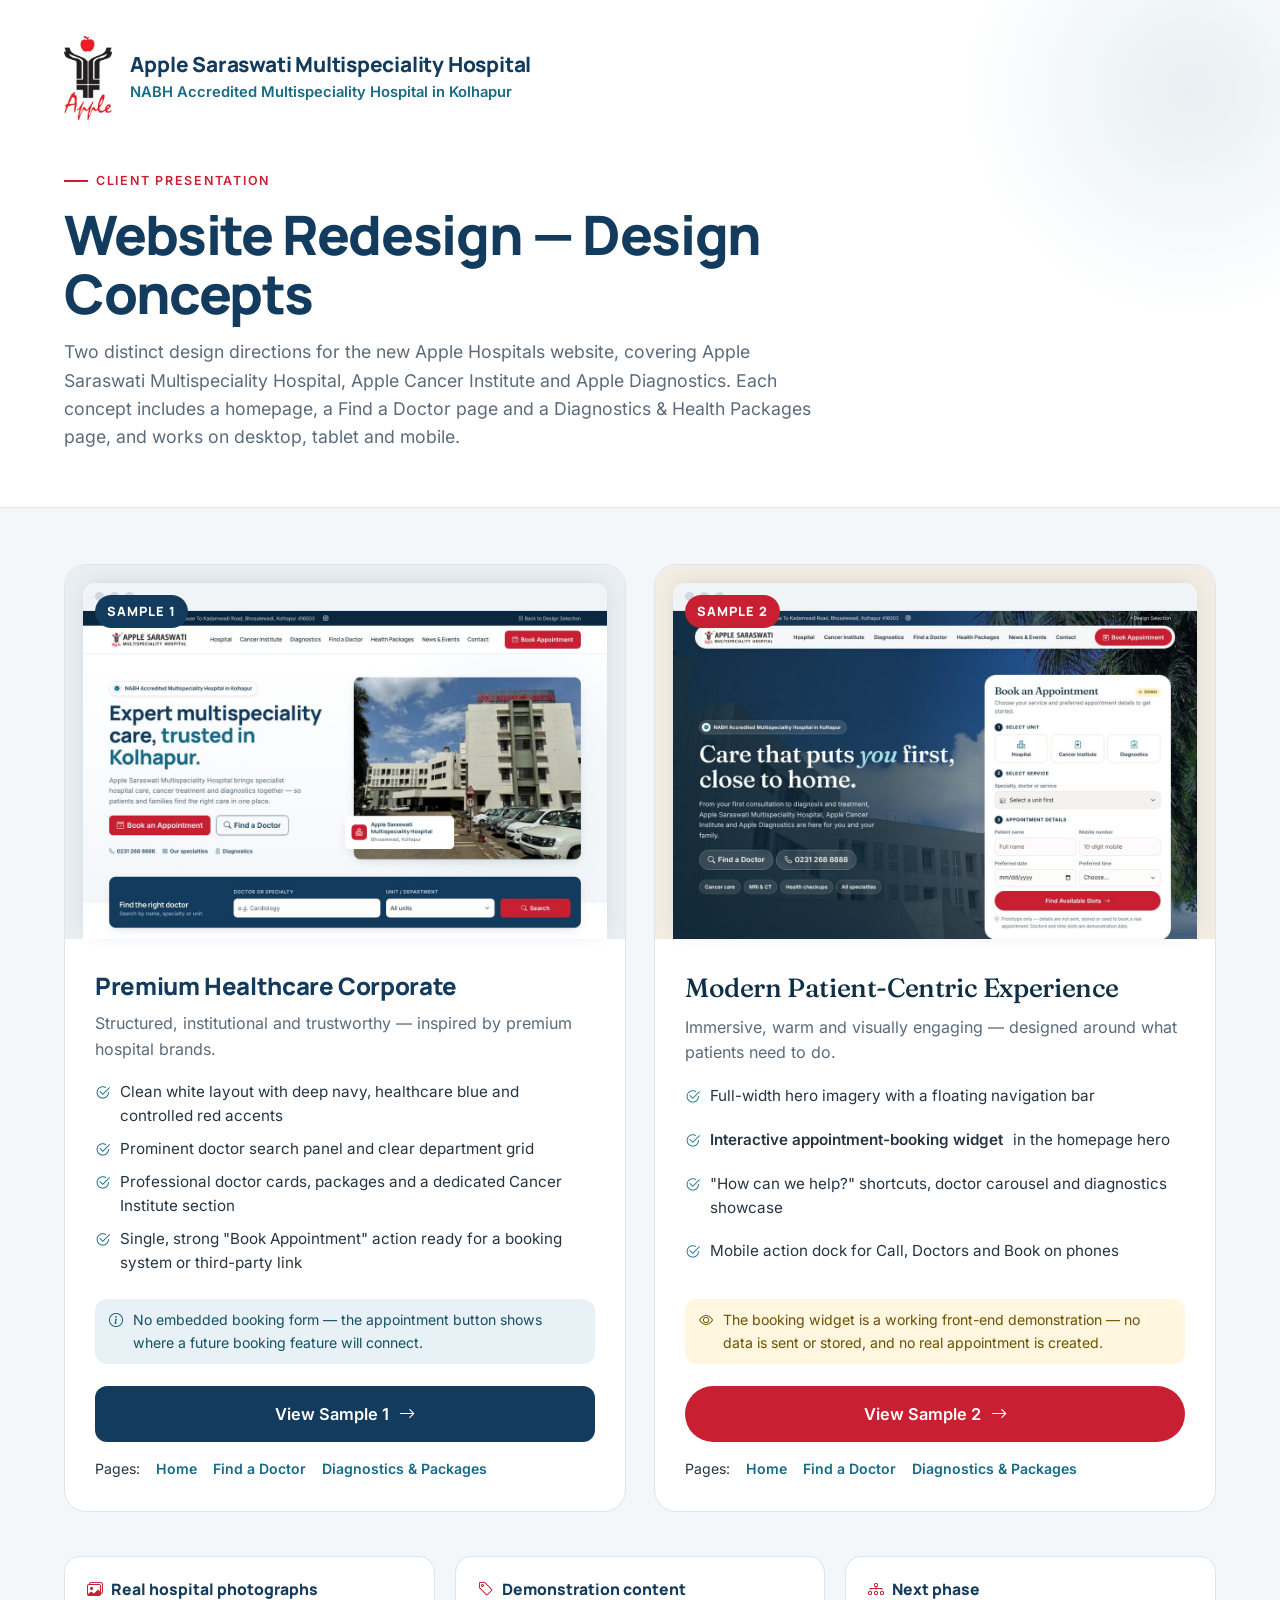
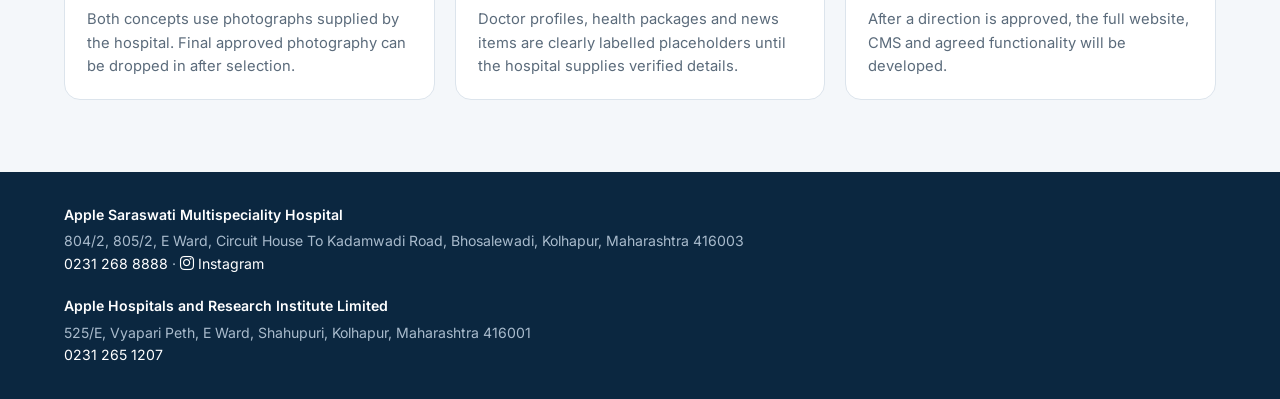
<file: index.html>
<!doctype html>
<html lang="en">
<head>
  <meta charset="utf-8">
  <meta name="viewport" content="width=device-width, initial-scale=1">
  <title>Website Redesign — Design Concepts | Apple Saraswati Multispeciality Hospital</title>
  <meta name="description" content="Two website design concepts for Apple Saraswati Multispeciality Hospital, Kolhapur — prototype for client review.">
  <link rel="icon" type="image/png" href="assets/icons/favicon.png">
  <link rel="stylesheet" href="assets/vendor/bootstrap-icons/bootstrap-icons.min.css">
  <style>
    @font-face { font-family: "Manrope"; src: url("assets/vendor/fonts/manrope-latin-600-normal.woff2") format("woff2"); font-weight: 600; font-display: swap; }
    @font-face { font-family: "Manrope"; src: url("assets/vendor/fonts/manrope-latin-800-normal.woff2") format("woff2"); font-weight: 800; font-display: swap; }
    @font-face { font-family: "Inter"; src: url("assets/vendor/fonts/inter-latin-400-normal.woff2") format("woff2"); font-weight: 400; font-display: swap; }
    @font-face { font-family: "Inter"; src: url("assets/vendor/fonts/inter-latin-600-normal.woff2") format("woff2"); font-weight: 600; font-display: swap; }
    @font-face { font-family: "Fraunces"; src: url("assets/vendor/fonts/fraunces-latin-500-normal.woff2") format("woff2"); font-weight: 500; font-display: swap; }

    :root { --navy: #123B5D; --ink: #0B2740; --blue: #176B87; --red: #C82032; --bg: #F4F7FA; --line: #DCE4EC; --text: #263442; --muted: #5B6B7B; }
    * { box-sizing: border-box; }
    html { -webkit-text-size-adjust: 100%; }
    body { margin: 0; font-family: "Inter", system-ui, sans-serif; color: var(--text); background: var(--bg); line-height: 1.6; -webkit-font-smoothing: antialiased; }
    a { color: inherit; }
    :focus-visible { outline: 3px solid #F2A900; outline-offset: 3px; border-radius: 6px; }
    .wrap { max-width: 1200px; margin: 0 auto; padding: 0 24px; }

    header.intro { background: #fff; border-bottom: 1px solid var(--line); position: relative; overflow: hidden; }
    header.intro::after { content: ""; position: absolute; right: -140px; top: -140px; width: 460px; height: 460px; border-radius: 50%; background: radial-gradient(closest-side, rgba(23,107,135,.10), transparent); }
    .brand-row { display: flex; align-items: center; gap: 18px; padding: 36px 0 0; }
    .brand-row img { height: 84px; width: auto; display: block; }
    .brand-row .name { font-family: "Manrope", sans-serif; font-weight: 800; color: var(--navy); font-size: 1.3rem; line-height: 1.2; letter-spacing: -.01em; }
    .brand-row .tag { color: var(--blue); font-weight: 600; font-size: .92rem; margin-top: 4px; }
    .hero-copy { padding: 44px 0 56px; max-width: 760px; position: relative; z-index: 1; }
    .eyebrow { display: inline-flex; gap: 8px; align-items: center; font-size: .78rem; font-weight: 600; letter-spacing: .14em; text-transform: uppercase; color: var(--red); }
    .eyebrow::before { content: ""; width: 24px; height: 2px; background: var(--red); }
    h1 { font-family: "Manrope", sans-serif; font-weight: 800; color: var(--navy); font-size: clamp(2.1rem, 5vw, 3.4rem); line-height: 1.08; letter-spacing: -.025em; margin: 14px 0 16px; }
    .hero-copy p { color: var(--muted); font-size: 1.1rem; margin: 0; }

    main { padding: 56px 0 72px; }
    .grid { display: grid; grid-template-columns: 1fr 1fr; gap: 28px; }
    .concept { background: #fff; border: 1px solid var(--line); border-radius: 22px; overflow: hidden; display: flex; flex-direction: column; transition: box-shadow .25s, transform .25s; }
    .concept:hover { box-shadow: 0 28px 60px -32px rgba(18,59,93,.45); transform: translateY(-4px); }
    .shot { position: relative; background: #E9EEF3; padding: 18px 18px 0; }
    .shot .browser { background: #fff; border-radius: 12px 12px 0 0; overflow: hidden; box-shadow: 0 -2px 20px -8px rgba(18,59,93,.25); }
    .shot .bar { display: flex; gap: 6px; padding: 9px 12px; background: #F1F4F7; border-bottom: 1px solid var(--line); }
    .shot .bar span { width: 9px; height: 9px; border-radius: 50%; background: #CFD8E1; }
    .shot img { display: block; width: 100%; height: auto; aspect-ratio: 16 / 10; object-fit: cover; object-position: top; }
    .concept.c2 .shot { background: #F3ECE2; }
    .badge-num { position: absolute; top: 30px; left: 30px; background: var(--navy); color: #fff; font-family: "Manrope", sans-serif; font-weight: 800; font-size: .8rem; letter-spacing: .08em; padding: 6px 12px; border-radius: 999px; }
    .concept.c2 .badge-num { background: var(--red); }
    .body { padding: 28px 30px 30px; display: flex; flex-direction: column; flex: 1; }
    .body h2 { margin: 0 0 6px; font-family: "Manrope", sans-serif; font-weight: 800; color: var(--navy); font-size: 1.5rem; letter-spacing: -.015em; }
    .concept.c2 .body h2 { font-family: "Fraunces", Georgia, serif; font-weight: 500; font-size: 1.65rem; color: #0E2F44; }
    .body .sub { color: var(--muted); margin: 0 0 18px; }
    .body ul { list-style: none; padding: 0; margin: 0 0 24px; display: grid; gap: 8px; flex: 1; }
    .body li { display: flex; gap: 10px; font-size: .95rem; }
    .body li i { color: var(--blue); margin-top: 1px; }
    .concept.c2 .body li i { color: #1F7A8C; }
    .highlight { display: flex; gap: 10px; align-items: flex-start; background: #FFF6DF; color: #6B5000; border-radius: 12px; padding: 10px 14px; font-size: .88rem; margin-bottom: 22px; }
    .concept.c1 .highlight { background: #E8F2F6; color: #134F64; }
    .btn { display: inline-flex; align-items: center; justify-content: center; gap: 10px; text-decoration: none; font-weight: 600; font-size: 1.02rem; padding: 15px 22px; border-radius: 12px; transition: background .2s, box-shadow .2s; }
    .btn-1 { background: var(--navy); color: #fff; }
    .btn-1:hover { background: var(--ink); box-shadow: 0 12px 24px -12px rgba(18,59,93,.8); }
    .btn-2 { background: var(--red); color: #fff; border-radius: 999px; }
    .btn-2:hover { background: #A51627; box-shadow: 0 12px 24px -12px rgba(200,32,50,.8); }
    .pages { display: flex; flex-wrap: wrap; gap: 8px 16px; margin-top: 16px; font-size: .88rem; }
    .pages a { color: var(--blue); text-decoration: none; font-weight: 600; }
    .pages a:hover { text-decoration: underline; }

    .notes { margin-top: 44px; display: grid; grid-template-columns: repeat(3, 1fr); gap: 20px; }
    .note { background: #fff; border: 1px solid var(--line); border-radius: 16px; padding: 20px 22px; font-size: .92rem; color: var(--muted); }
    .note strong { display: flex; gap: 8px; align-items: center; color: var(--navy); font-family: "Manrope", sans-serif; margin-bottom: 6px; font-size: .98rem; }
    .note strong i { color: var(--red); }

    footer { background: var(--ink); color: #A9BBCC; font-size: .88rem; padding: 32px 0; }
    footer .wrap { display: flex; flex-wrap: wrap; gap: 20px 40px; justify-content: space-between; }
    footer a { color: #fff; text-decoration: none; }
    footer a:hover { text-decoration: underline; }
    footer .col strong { color: #fff; display: block; margin-bottom: 4px; }

    @media (max-width: 900px) { .grid, .notes { grid-template-columns: 1fr; } }
    @media (max-width: 520px) {
      .wrap { padding: 0 16px; }
      .brand-row img { height: 64px; }
      .brand-row .name { font-size: 1.1rem; }
      .body { padding: 22px 20px 24px; }
      .btn { width: 100%; }
      .badge-num { top: 26px; left: 26px; }
    }
    @media (prefers-reduced-motion: reduce) { * { transition: none !important; } }
  </style>
</head>
<body>
  <header class="intro">
    <div class="wrap">
      <div class="brand-row">
        <img src="assets/icons/apple-logo-mark.png" alt="Apple Hospitals logo" width="259" height="449">
        <div>
          <div class="name">Apple Saraswati Multispeciality Hospital</div>
          <div class="tag">NABH Accredited Multispeciality Hospital in Kolhapur</div>
        </div>
      </div>
      <div class="hero-copy">
        <span class="eyebrow">Client presentation</span>
        <h1>Website Redesign — Design Concepts</h1>
        <p>Two distinct design directions for the new Apple Hospitals website, covering Apple Saraswati Multispeciality Hospital, Apple Cancer Institute and Apple Diagnostics. Each concept includes a homepage, a Find a Doctor page and a Diagnostics &amp; Health Packages page, and works on desktop, tablet and mobile.</p>
      </div>
    </div>
  </header>

  <main>
    <div class="wrap">
      <div class="grid">
        <article class="concept c1">
          <div class="shot">
            <span class="badge-num">SAMPLE 1</span>
            <div class="browser"><div class="bar" aria-hidden="true"><span></span><span></span><span></span></div>
              <img src="assets/images/previews/option-1.jpg" alt="Preview of design concept 1 homepage" width="1440" height="900"></div>
          </div>
          <div class="body">
            <h2>Premium Healthcare Corporate</h2>
            <p class="sub">Structured, institutional and trustworthy — inspired by premium hospital brands.</p>
            <ul>
              <li><i class="bi bi-check2-circle" aria-hidden="true"></i>Clean white layout with deep navy, healthcare blue and controlled red accents</li>
              <li><i class="bi bi-check2-circle" aria-hidden="true"></i>Prominent doctor search panel and clear department grid</li>
              <li><i class="bi bi-check2-circle" aria-hidden="true"></i>Professional doctor cards, packages and a dedicated Cancer Institute section</li>
              <li><i class="bi bi-check2-circle" aria-hidden="true"></i>Single, strong "Book Appointment" action ready for a booking system or third-party link</li>
            </ul>
            <div class="highlight"><i class="bi bi-info-circle" aria-hidden="true"></i><span>No embedded booking form — the appointment button shows where a future booking feature will connect.</span></div>
            <a class="btn btn-1" href="option-1/index.html">View Sample 1 <i class="bi bi-arrow-right" aria-hidden="true"></i></a>
            <div class="pages"><span>Pages:</span><a href="option-1/index.html">Home</a><a href="option-1/doctors.html">Find a Doctor</a><a href="option-1/diagnostics.html">Diagnostics &amp; Packages</a></div>
          </div>
        </article>

        <article class="concept c2">
          <div class="shot">
            <span class="badge-num">SAMPLE 2</span>
            <div class="browser"><div class="bar" aria-hidden="true"><span></span><span></span><span></span></div>
              <img src="assets/images/previews/option-2.jpg" alt="Preview of design concept 2 homepage with appointment widget" width="1440" height="900"></div>
          </div>
          <div class="body">
            <h2>Modern Patient-Centric Experience</h2>
            <p class="sub">Immersive, warm and visually engaging — designed around what patients need to do.</p>
            <ul>
              <li><i class="bi bi-check2-circle" aria-hidden="true"></i>Full-width hero imagery with a floating navigation bar</li>
              <li><i class="bi bi-check2-circle" aria-hidden="true"></i><strong>Interactive appointment-booking widget</strong> in the homepage hero</li>
              <li><i class="bi bi-check2-circle" aria-hidden="true"></i>"How can we help?" shortcuts, doctor carousel and diagnostics showcase</li>
              <li><i class="bi bi-check2-circle" aria-hidden="true"></i>Mobile action dock for Call, Doctors and Book on phones</li>
            </ul>
            <div class="highlight"><i class="bi bi-eye" aria-hidden="true"></i><span>The booking widget is a working front-end demonstration — no data is sent or stored, and no real appointment is created.</span></div>
            <a class="btn btn-2" href="option-2/index.html">View Sample 2 <i class="bi bi-arrow-right" aria-hidden="true"></i></a>
            <div class="pages"><span>Pages:</span><a href="option-2/index.html">Home</a><a href="option-2/doctors.html">Find a Doctor</a><a href="option-2/diagnostics.html">Diagnostics &amp; Packages</a></div>
          </div>
        </article>
      </div>

      <div class="notes">
        <div class="note"><strong><i class="bi bi-images" aria-hidden="true"></i>Real hospital photographs</strong>Both concepts use photographs supplied by the hospital. Final approved photography can be dropped in after selection.</div>
        <div class="note"><strong><i class="bi bi-tag" aria-hidden="true"></i>Demonstration content</strong>Doctor profiles, health packages and news items are clearly labelled placeholders until the hospital supplies verified details.</div>
        <div class="note"><strong><i class="bi bi-diagram-3" aria-hidden="true"></i>Next phase</strong>After a direction is approved, the full website, CMS and agreed functionality will be developed.</div>
      </div>
    </div>
  </main>

  <footer>
    <div class="wrap">
      <div class="col"><strong>Apple Saraswati Multispeciality Hospital</strong>804/2, 805/2, E Ward, Circuit House To Kadamwadi Road, Bhosalewadi, Kolhapur, Maharashtra 416003<br><a href="tel:+912312688888">0231 268 8888</a> · <a href="https://www.instagram.com/apple_saraswati/?hl=en" target="_blank" rel="noopener"><i class="bi bi-instagram" aria-hidden="true"></i> Instagram</a></div>
      <div class="col"><strong>Apple Hospitals and Research Institute Limited</strong>525/E, Vyapari Peth, E Ward, Shahupuri, Kolhapur, Maharashtra 416001<br><a href="tel:+912312651207">0231 265 1207</a></div>
    </div>
  </footer>
</body>
</html>
</file>
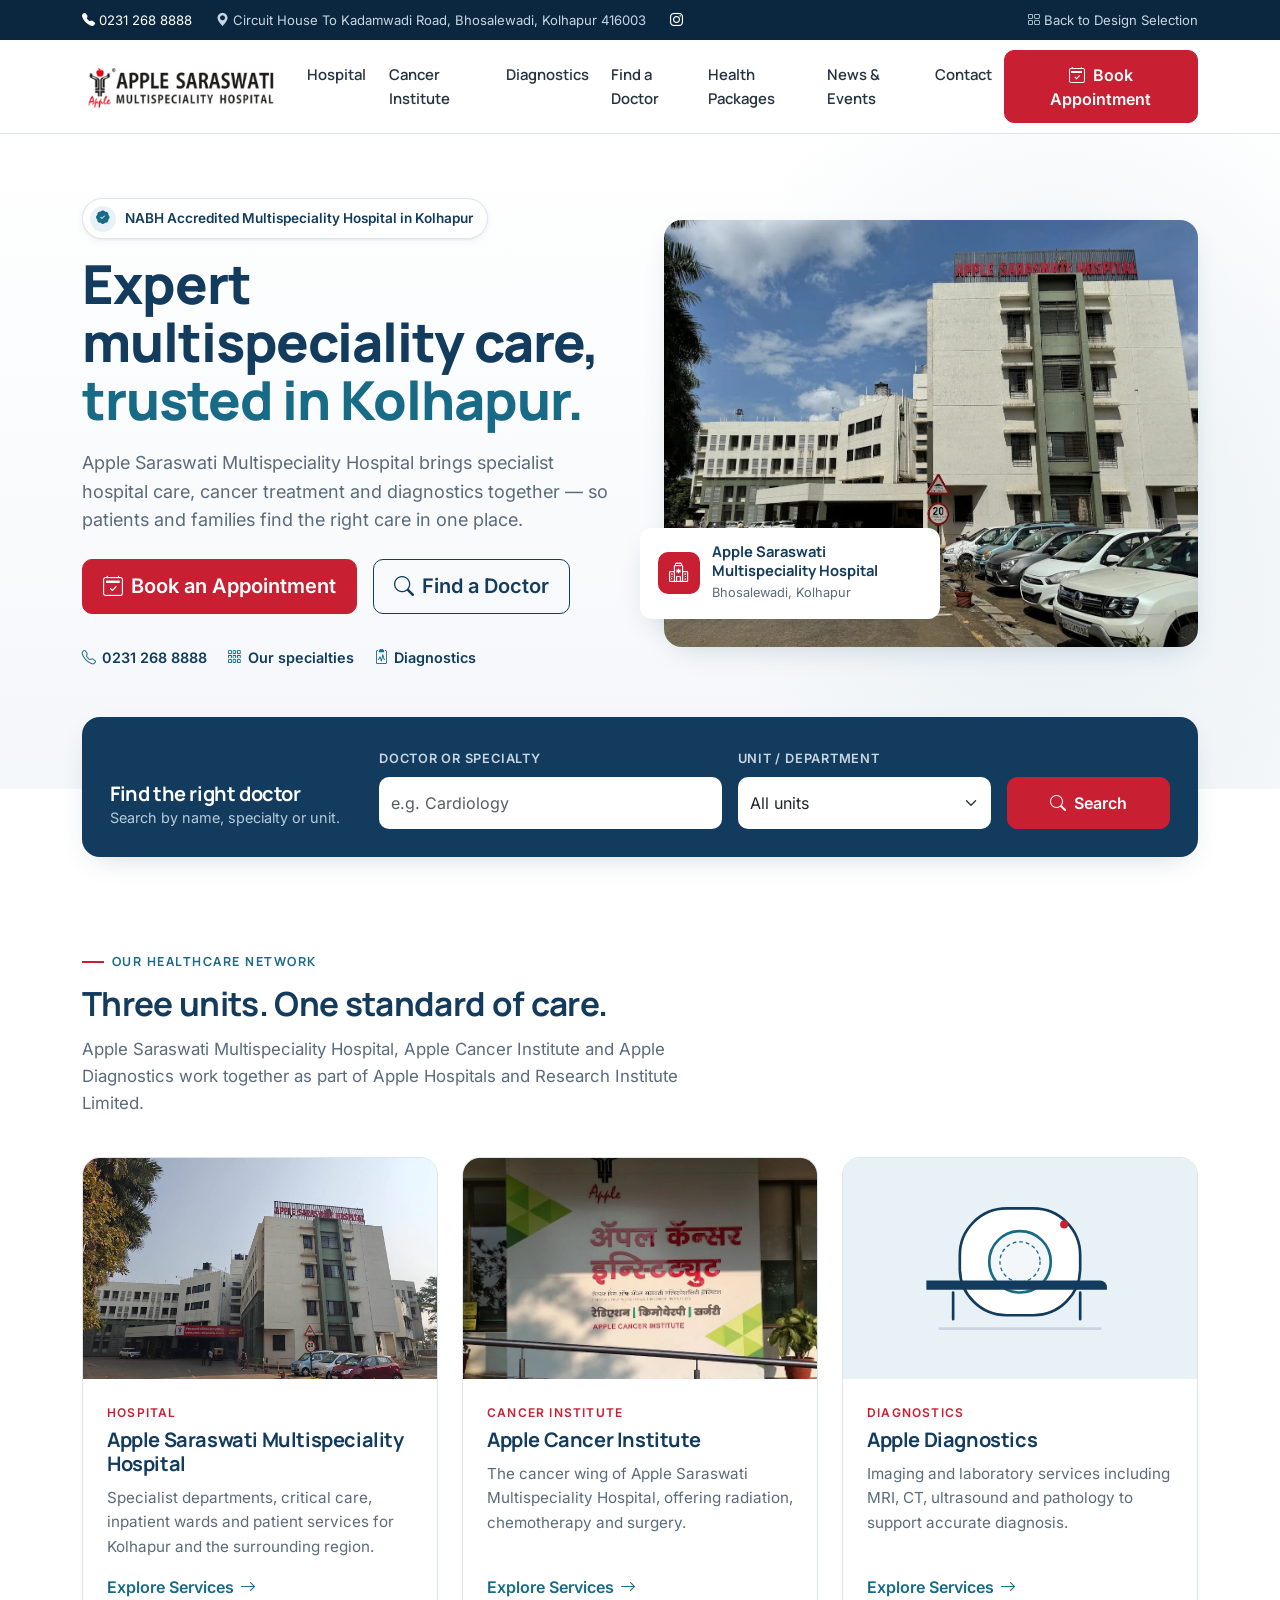
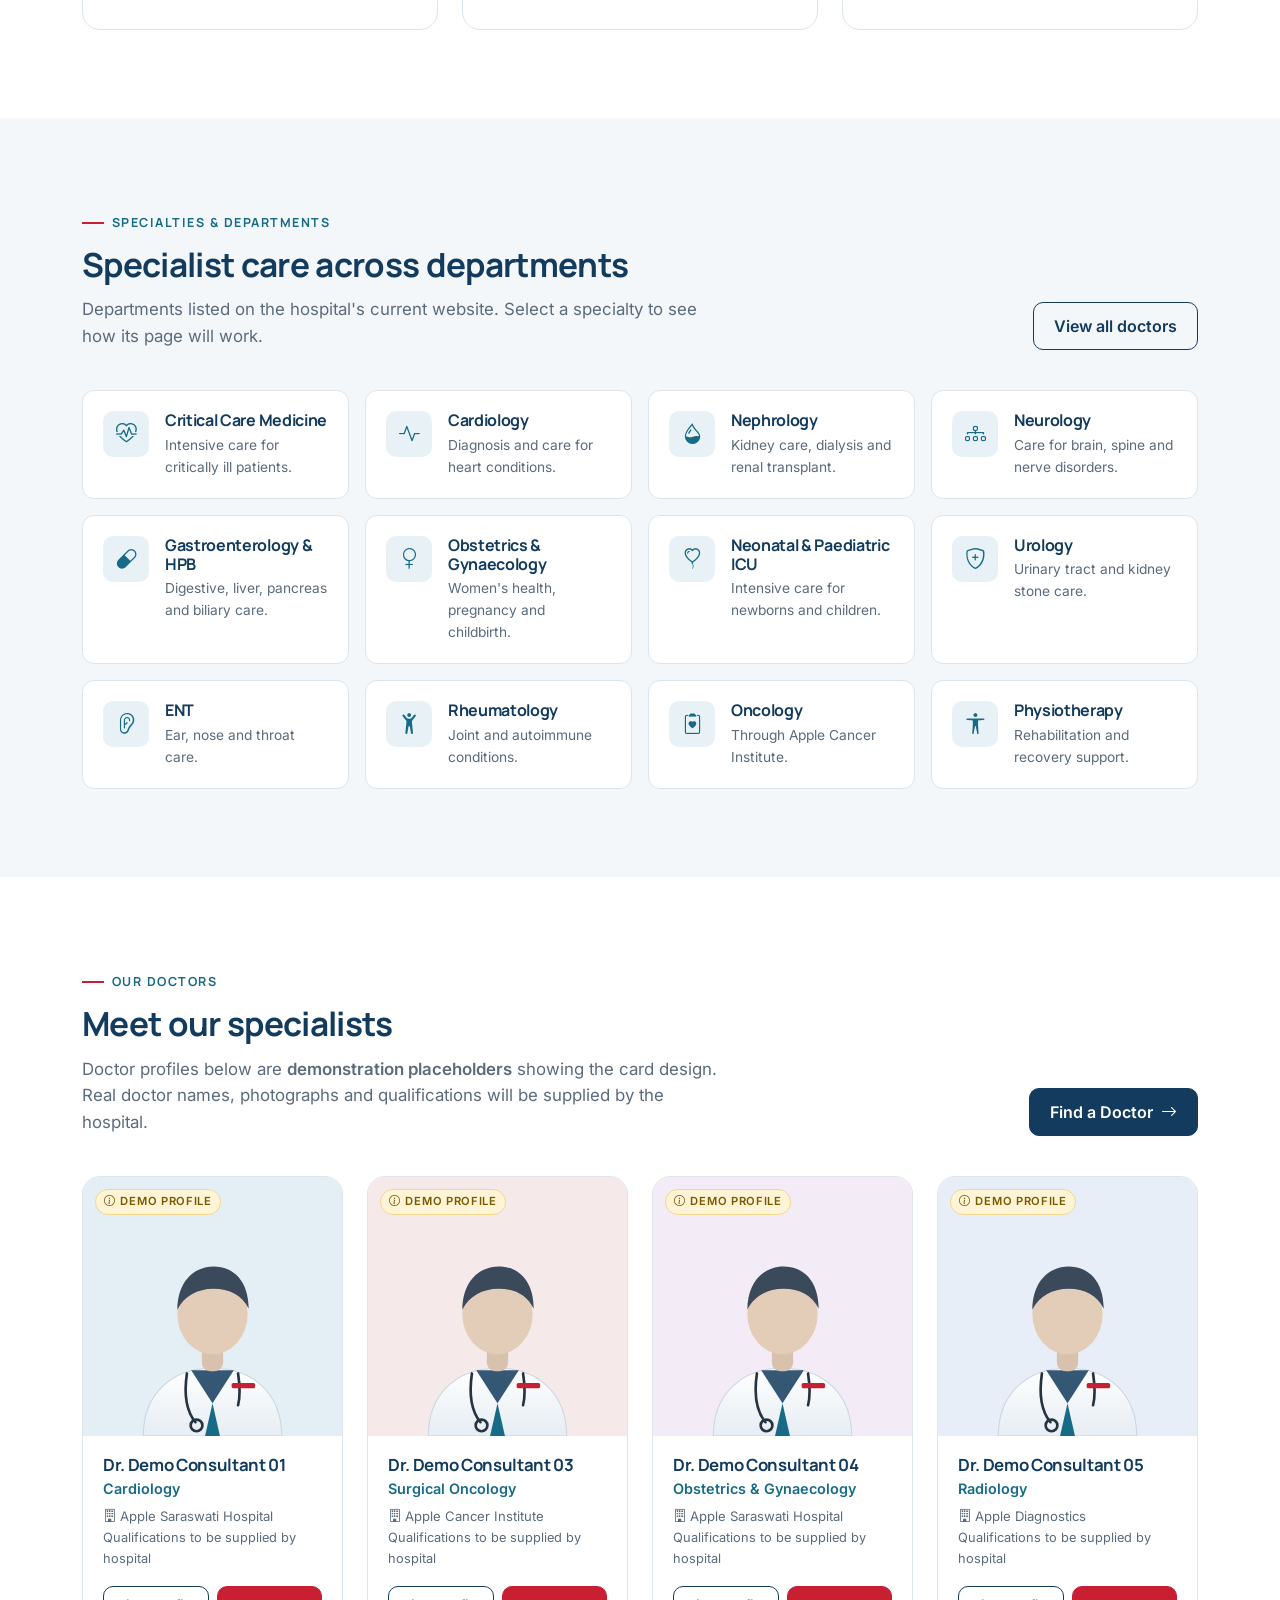
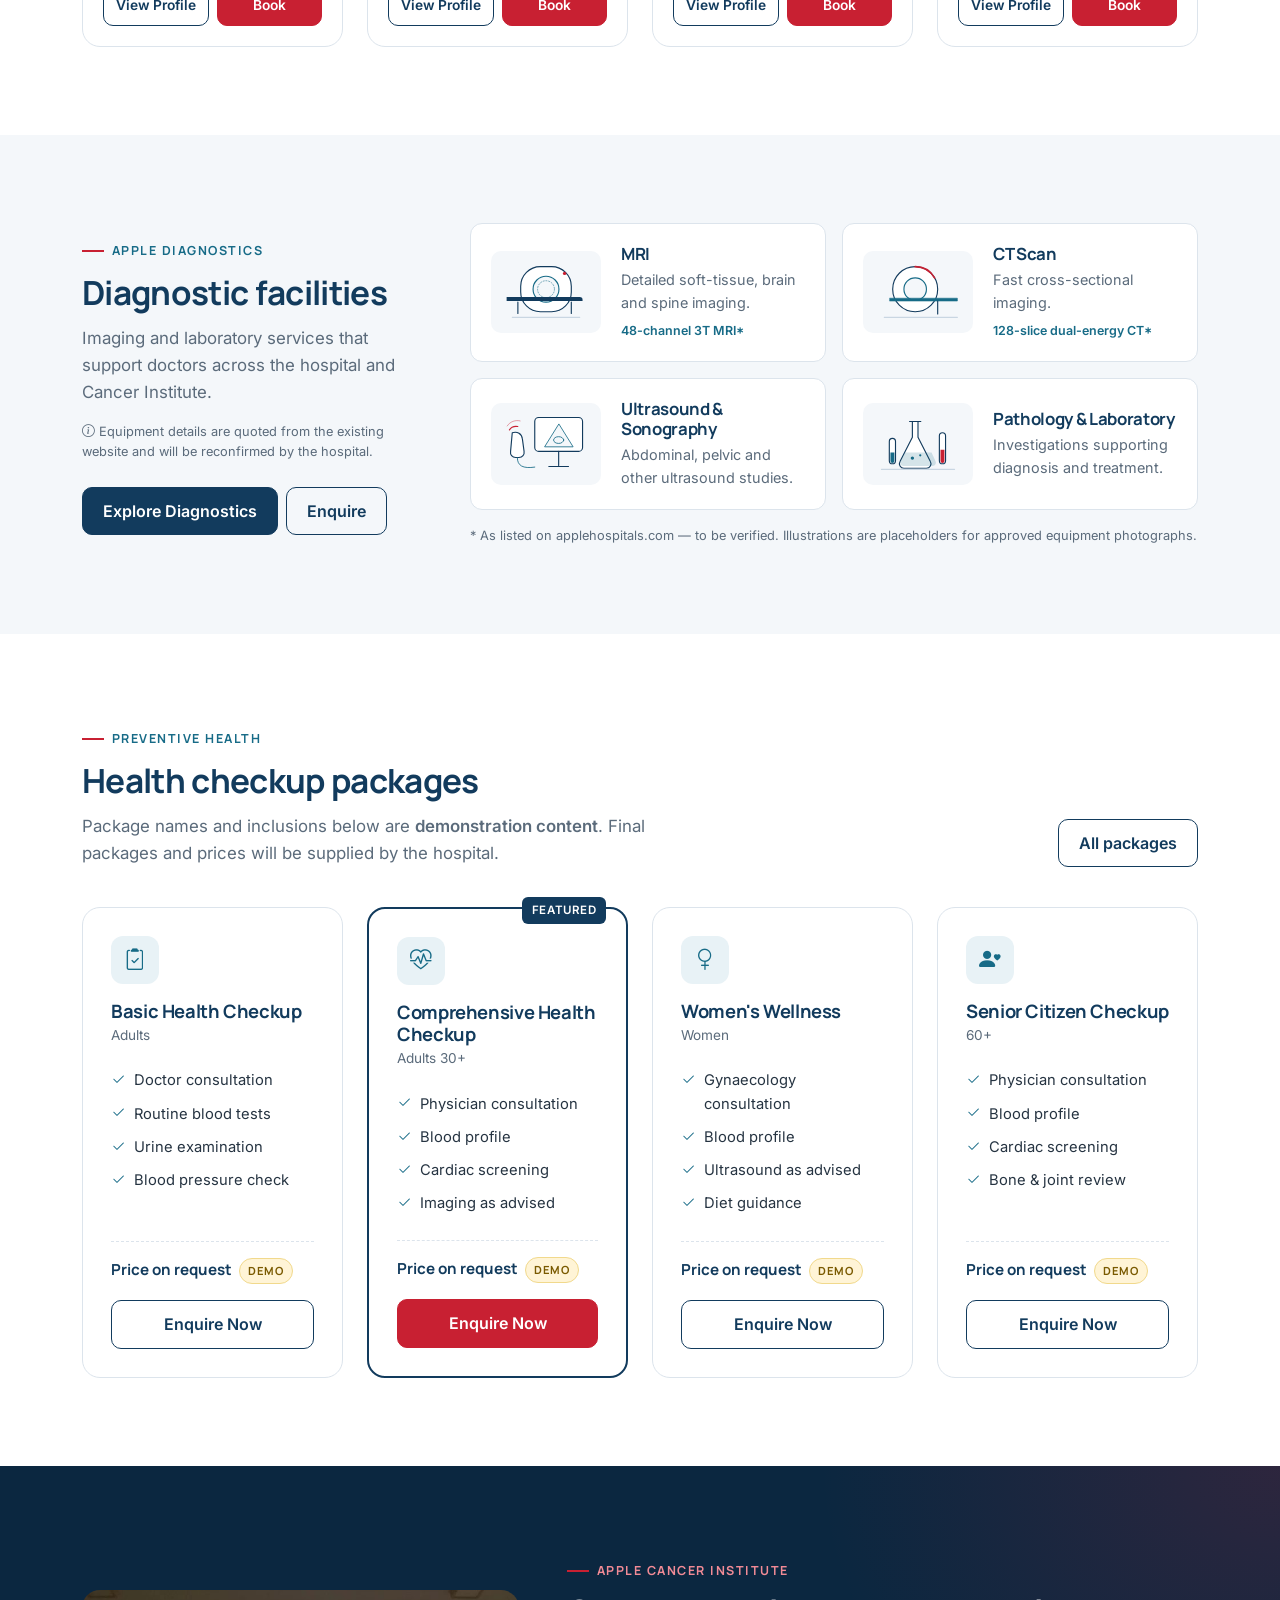
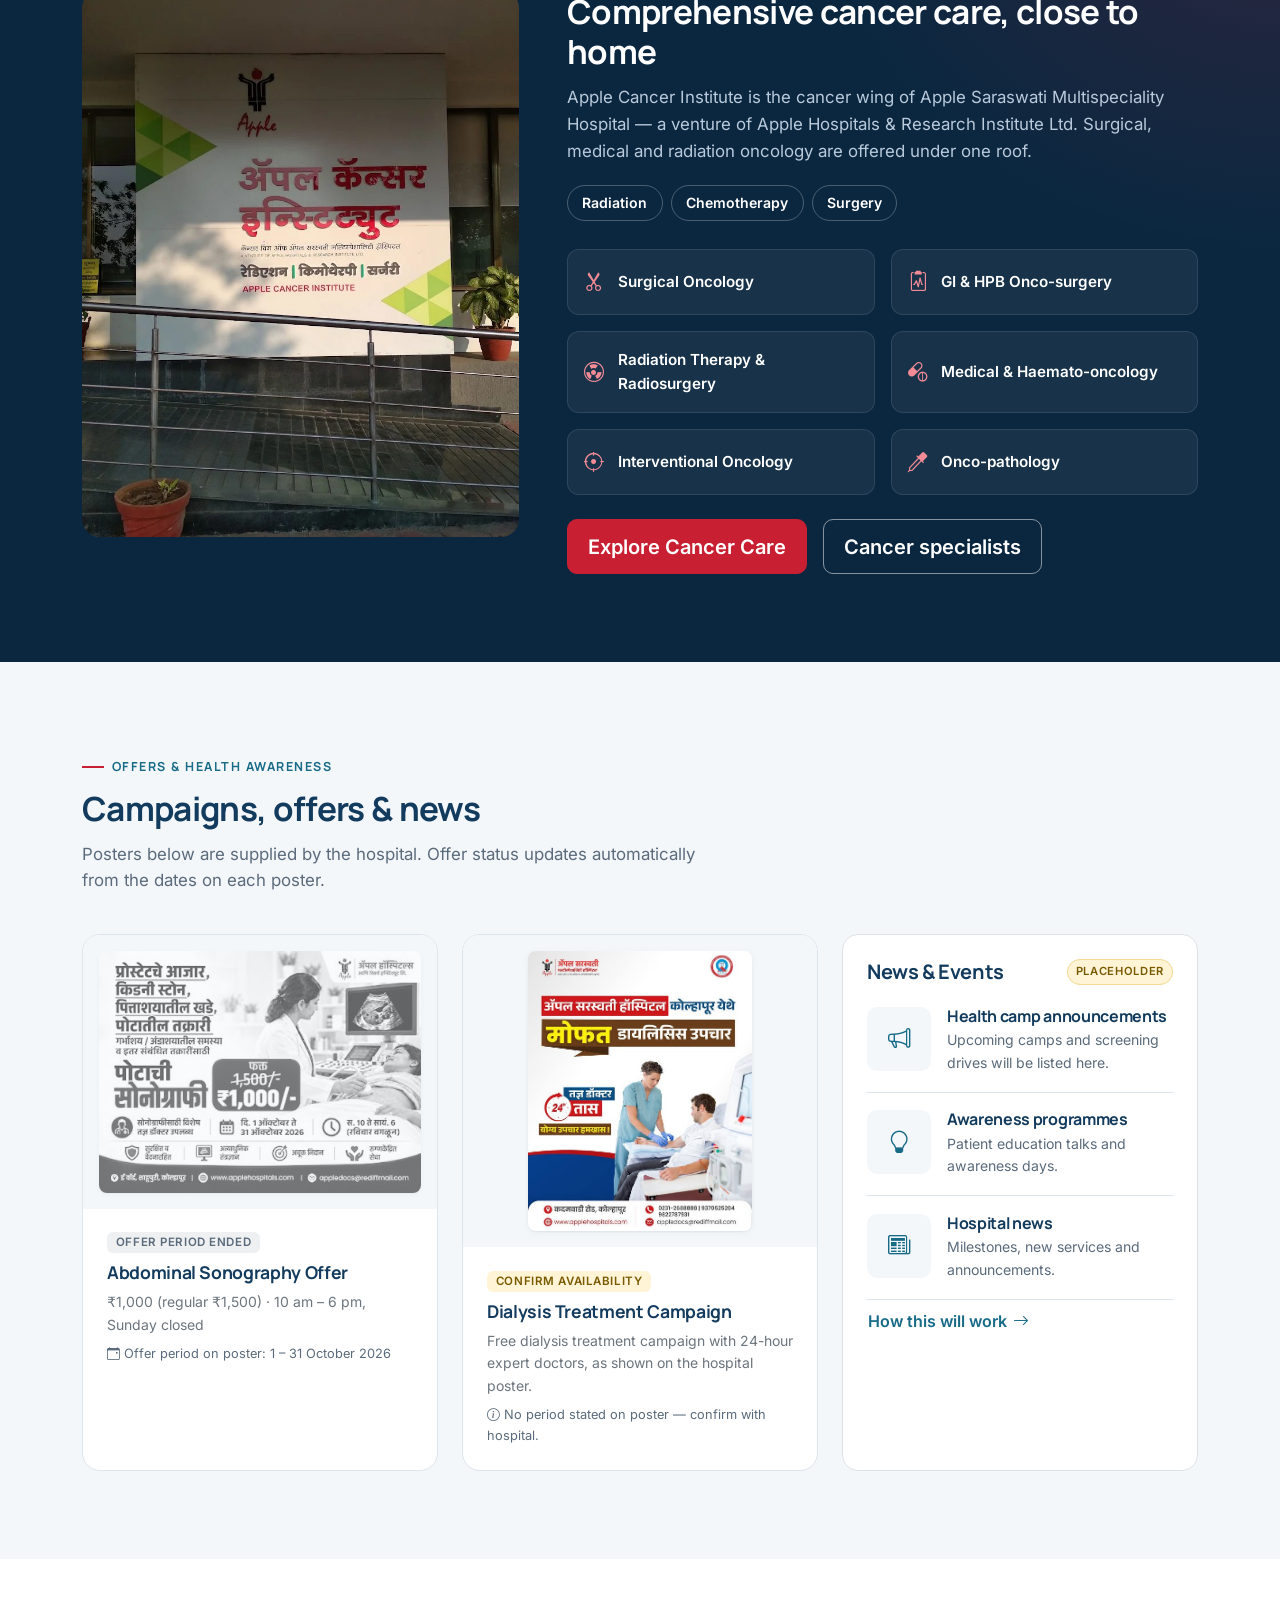
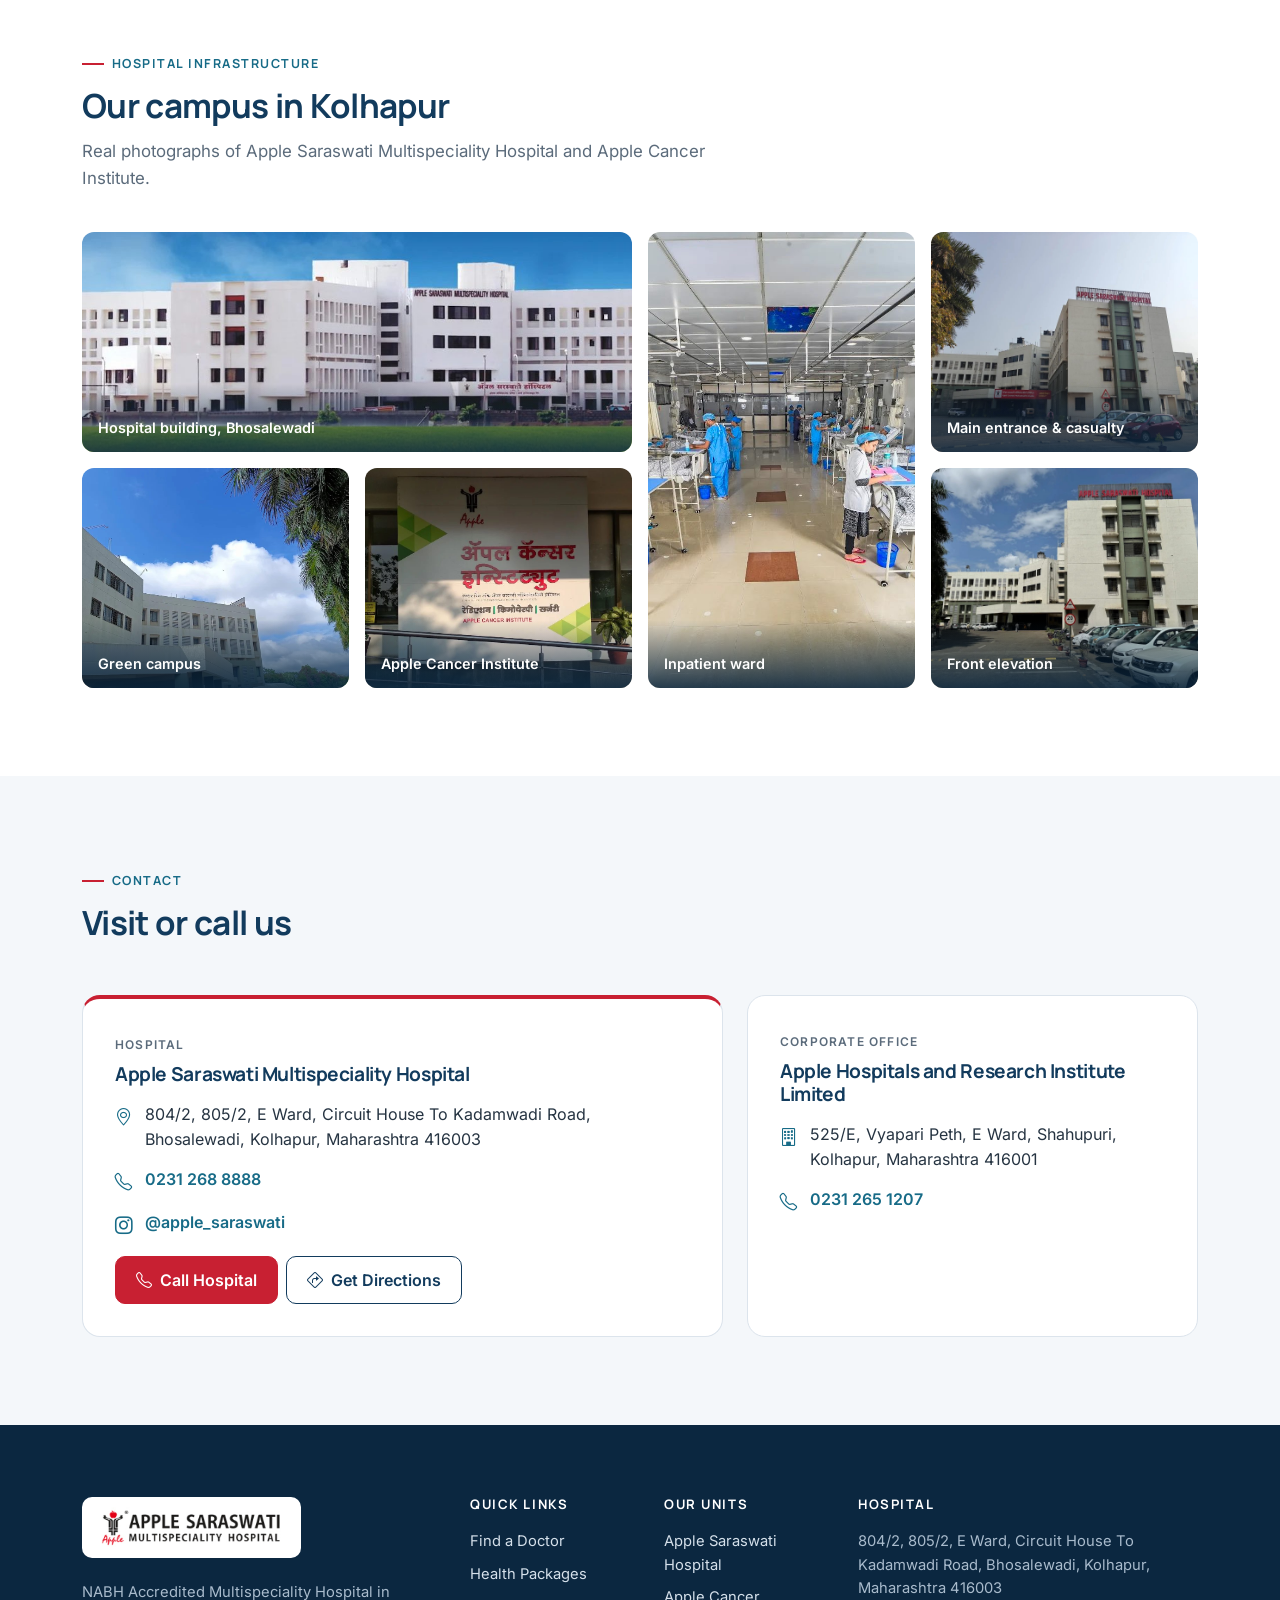
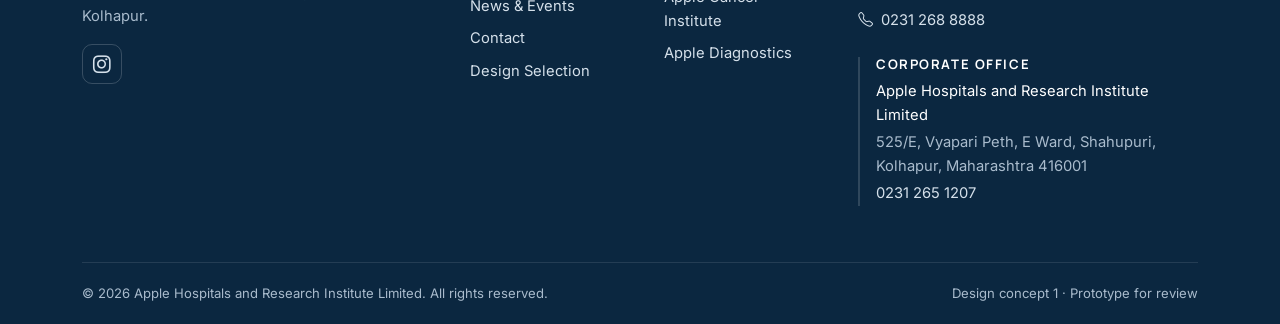
<file: option-1/index.html>
<!doctype html>
<html lang="en">
<head>
  <meta charset="utf-8">
  <meta name="viewport" content="width=device-width, initial-scale=1">
  <title>Apple Saraswati Multispeciality Hospital | NABH Accredited Multispeciality Hospital in Kolhapur</title>
  <meta name="description" content="Apple Saraswati Multispeciality Hospital, Kolhapur — NABH Accredited Multispeciality Hospital in Kolhapur. Design concept 1 (prototype).">
  <link rel="icon" type="image/png" href="../assets/icons/favicon.png">
  <link rel="stylesheet" href="../assets/vendor/bootstrap/bootstrap.min.css">
  <link rel="stylesheet" href="../assets/vendor/bootstrap-icons/bootstrap-icons.min.css">
  <link rel="stylesheet" href="css/style.css">
  <script>document.documentElement.classList.add("js");</script>
</head>
<body class="o1">
<a class="skip-link" href="#main">Skip to main content</a>

<!-- Contact strip -->
<div class="topbar">
  <div class="container">
    <a href="tel:+912312688888"><i class="bi bi-telephone-fill me-1" aria-hidden="true"></i>0231 268 8888</a>
    <span class="addr d-none d-md-inline"><i class="bi bi-geo-alt-fill me-1" aria-hidden="true"></i>Circuit House To Kadamwadi Road, Bhosalewadi, Kolhapur 416003</span>
    <a class="d-none d-sm-inline" href="https://www.instagram.com/apple_saraswati/?hl=en" target="_blank" rel="noopener" aria-label="Apple Saraswati on Instagram (opens in new tab)"><i class="bi bi-instagram" aria-hidden="true"></i></a>
    <a class="back-link" href="../index.html"><i class="bi bi-grid me-1" aria-hidden="true"></i>Back to Design Selection</a>
  </div>
</div>

<!-- Header -->
<header class="site-header">
  <nav class="navbar navbar-expand-xl" aria-label="Main navigation">
    <div class="container">
      <a class="navbar-brand" href="index.html" aria-label="Apple Saraswati Multispeciality Hospital — Home">
        <img src="../assets/icons/apple-saraswati-logo-horizontal.png" alt="Apple Saraswati Multispeciality Hospital" width="266" height="56">
      </a>
      <button class="navbar-toggler" type="button" data-bs-toggle="collapse" data-bs-target="#mainNav" aria-controls="mainNav" aria-expanded="false" aria-label="Toggle navigation">
        <i class="bi bi-list fs-4" aria-hidden="true"></i>
      </button>
      <div class="collapse navbar-collapse" id="mainNav">
        <ul class="navbar-nav mx-auto mb-2 mb-xl-0">
          <li class="nav-item"><a class="nav-link" href="#hospital">Hospital</a></li>
          <li class="nav-item"><a class="nav-link" href="#cancer">Cancer Institute</a></li>
          <li class="nav-item"><a class="nav-link" href="diagnostics.html">Diagnostics</a></li>
          <li class="nav-item"><a class="nav-link" href="doctors.html">Find a Doctor</a></li>
          <li class="nav-item"><a class="nav-link" href="diagnostics.html#packages">Health Packages</a></li>
          <li class="nav-item"><a class="nav-link" href="#news">News &amp; Events</a></li>
          <li class="nav-item"><a class="nav-link" href="#contact">Contact</a></li>
        </ul>
        <button type="button" class="btn btn-brand" data-proto="appointment"><i class="bi bi-calendar2-check me-2" aria-hidden="true"></i>Book Appointment</button>
      </div>
    </div>
  </nav>
</header>

<main id="main">

  <!-- Hero -->
  <section class="hero" aria-labelledby="heroTitle">
    <div class="container position-relative" style="z-index:1">
      <div class="row align-items-center g-4 g-lg-5">
        <div class="col-lg-6">
          <span class="nabh-pill"><span class="dot"><i class="bi bi-patch-check-fill" aria-hidden="true"></i></span>NABH Accredited Multispeciality Hospital in Kolhapur</span>
          <h1 id="heroTitle">Expert multispeciality care, <span class="accent">trusted in Kolhapur.</span></h1>
          <p class="lead">Apple Saraswati Multispeciality Hospital brings specialist hospital care, cancer treatment and diagnostics together — so patients and families find the right care in one place.</p>
          <div class="d-flex flex-wrap gap-3 mt-4">
            <button type="button" class="btn btn-brand btn-lg" data-proto="appointment"><i class="bi bi-calendar2-check me-2" aria-hidden="true"></i>Book an Appointment</button>
            <a class="btn btn-outline-navy btn-lg" href="doctors.html"><i class="bi bi-search me-2" aria-hidden="true"></i>Find a Doctor</a>
          </div>
          <div class="hero-quick">
            <a href="tel:+912312688888"><i class="bi bi-telephone" aria-hidden="true"></i>0231 268 8888</a>
            <a href="#specialties"><i class="bi bi-grid-3x3-gap" aria-hidden="true"></i>Our specialties</a>
            <a href="diagnostics.html"><i class="bi bi-clipboard2-pulse" aria-hidden="true"></i>Diagnostics</a>
          </div>
        </div>
        <div class="col-lg-6">
          <div class="hero-media">
            <div class="frame">
              <img src="../assets/images/hospital-front-bluesky.jpg" alt="Apple Saraswati Hospital building, Kolhapur, with its rooftop sign under a blue sky" width="1360" height="1020">
            </div>
            <div class="tag">
              <span class="ico"><i class="bi bi-hospital" aria-hidden="true"></i></span>
              <div><strong>Apple Saraswati Multispeciality Hospital</strong><span>Bhosalewadi, Kolhapur</span></div>
            </div>
          </div>
        </div>
      </div>
    </div>
  </section>

  <!-- Doctor search -->
  <section class="search-panel" aria-labelledby="searchTitle">
    <div class="container">
      <form class="search-card" action="doctors.html" method="get" role="search">
        <div class="row g-3 align-items-end">
          <div class="col-lg-3">
            <h2 id="searchTitle">Find the right doctor</h2>
            <p>Search by name, specialty or unit.</p>
          </div>
          <div class="col-md-5 col-lg-4">
            <label class="form-label" for="homeQ">Doctor or specialty</label>
            <input class="form-control" id="homeQ" name="q" type="search" placeholder="e.g. Cardiology">
          </div>
          <div class="col-md-4 col-lg-3">
            <label class="form-label" for="homeDept">Unit / department</label>
            <select class="form-select" id="homeDept" name="dept" data-fill="departments">
              <option value="">All units</option>
            </select>
          </div>
          <div class="col-md-3 col-lg-2">
            <button class="btn btn-brand w-100" type="submit"><i class="bi bi-search me-2" aria-hidden="true"></i>Search</button>
          </div>
        </div>
      </form>
    </div>
  </section>

  <!-- Units -->
  <section class="section" id="hospital" aria-labelledby="unitsTitle">
    <div class="container">
      <div class="section-head">
        <div>
          <span class="eyebrow">Our Healthcare Network</span>
          <h2 class="section-title" id="unitsTitle">Three units. One standard of care.</h2>
          <p class="section-lead mb-0">Apple Saraswati Multispeciality Hospital, Apple Cancer Institute and Apple Diagnostics work together as part of Apple Hospitals and Research Institute Limited.</p>
        </div>
      </div>
      <div class="row g-4">
        <div class="col-md-6 col-lg-4 reveal">
          <article class="unit-card">
            <div class="media"><img src="../assets/images/hospital-entrance-casualty.jpg" alt="Main entrance and casualty of Apple Saraswati Multispeciality Hospital" loading="lazy" width="1360" height="1020"></div>
            <div class="body">
              <span class="unit-kicker">Hospital</span>
              <h3>Apple Saraswati Multispeciality Hospital</h3>
              <p>Specialist departments, critical care, inpatient wards and patient services for Kolhapur and the surrounding region.</p>
              <a class="btn-link-arrow" href="#specialties">Explore Services <i class="bi bi-arrow-right" aria-hidden="true"></i></a>
            </div>
          </article>
        </div>
        <div class="col-md-6 col-lg-4 reveal">
          <article class="unit-card">
            <div class="media"><img src="../assets/images/cancer-institute-entrance.jpg" alt="Entrance signage of Apple Cancer Institute listing radiation, chemotherapy and surgery" loading="lazy" style="object-position:50% 35%" width="765" height="1020"></div>
            <div class="body">
              <span class="unit-kicker">Cancer Institute</span>
              <h3>Apple Cancer Institute</h3>
              <p>The cancer wing of Apple Saraswati Multispeciality Hospital, offering radiation, chemotherapy and surgery.</p>
              <a class="btn-link-arrow" href="#cancer">Explore Services <i class="bi bi-arrow-right" aria-hidden="true"></i></a>
            </div>
          </article>
        </div>
        <div class="col-md-6 col-lg-4 reveal">
          <article class="unit-card">
            <div class="media illus"><img src="../assets/icons/illustrations/mri.svg" alt="" loading="lazy" width="320" height="220"></div>
            <div class="body">
              <span class="unit-kicker">Diagnostics</span>
              <h3>Apple Diagnostics</h3>
              <p>Imaging and laboratory services including MRI, CT, ultrasound and pathology to support accurate diagnosis.</p>
              <a class="btn-link-arrow" href="diagnostics.html">Explore Services <i class="bi bi-arrow-right" aria-hidden="true"></i></a>
            </div>
          </article>
        </div>
      </div>
    </div>
  </section>

  <!-- Specialties -->
  <section class="section bg-soft" id="specialties" aria-labelledby="specTitle">
    <div class="container">
      <div class="section-head">
        <div>
          <span class="eyebrow">Specialties &amp; Departments</span>
          <h2 class="section-title" id="specTitle">Specialist care across departments</h2>
          <p class="section-lead mb-0">Departments listed on the hospital's current website. Select a specialty to see how its page will work.</p>
        </div>
        <a class="btn btn-outline-navy" href="doctors.html">View all doctors</a>
      </div>
      <div class="row g-3">
        <div class="col-sm-6 col-lg-4 col-xl-3"><a href="#" class="spec-card" data-proto="specialty" data-specialty="Critical Care Medicine"><span class="ico"><i class="bi bi-heart-pulse" aria-hidden="true"></i></span><div><h3>Critical Care Medicine</h3><p>Intensive care for critically ill patients.</p></div></a></div>
        <div class="col-sm-6 col-lg-4 col-xl-3"><a href="#" class="spec-card" data-proto="specialty" data-specialty="Cardiology"><span class="ico"><i class="bi bi-activity" aria-hidden="true"></i></span><div><h3>Cardiology</h3><p>Diagnosis and care for heart conditions.</p></div></a></div>
        <div class="col-sm-6 col-lg-4 col-xl-3"><a href="#" class="spec-card" data-proto="specialty" data-specialty="Nephrology"><span class="ico"><i class="bi bi-droplet-half" aria-hidden="true"></i></span><div><h3>Nephrology</h3><p>Kidney care, dialysis and renal transplant.</p></div></a></div>
        <div class="col-sm-6 col-lg-4 col-xl-3"><a href="#" class="spec-card" data-proto="specialty" data-specialty="Neurology"><span class="ico"><i class="bi bi-diagram-3" aria-hidden="true"></i></span><div><h3>Neurology</h3><p>Care for brain, spine and nerve disorders.</p></div></a></div>
        <div class="col-sm-6 col-lg-4 col-xl-3"><a href="#" class="spec-card" data-proto="specialty" data-specialty="Gastroenterology & HPB"><span class="ico"><i class="bi bi-capsule" aria-hidden="true"></i></span><div><h3>Gastroenterology &amp; HPB</h3><p>Digestive, liver, pancreas and biliary care.</p></div></a></div>
        <div class="col-sm-6 col-lg-4 col-xl-3"><a href="#" class="spec-card" data-proto="specialty" data-specialty="Obstetrics & Gynaecology"><span class="ico"><i class="bi bi-gender-female" aria-hidden="true"></i></span><div><h3>Obstetrics &amp; Gynaecology</h3><p>Women's health, pregnancy and childbirth.</p></div></a></div>
        <div class="col-sm-6 col-lg-4 col-xl-3"><a href="#" class="spec-card" data-proto="specialty" data-specialty="Neonatal & Paediatric Intensive Care"><span class="ico"><i class="bi bi-balloon-heart" aria-hidden="true"></i></span><div><h3>Neonatal &amp; Paediatric ICU</h3><p>Intensive care for newborns and children.</p></div></a></div>
        <div class="col-sm-6 col-lg-4 col-xl-3"><a href="#" class="spec-card" data-proto="specialty" data-specialty="Urology"><span class="ico"><i class="bi bi-shield-plus" aria-hidden="true"></i></span><div><h3>Urology</h3><p>Urinary tract and kidney stone care.</p></div></a></div>
        <div class="col-sm-6 col-lg-4 col-xl-3"><a href="#" class="spec-card" data-proto="specialty" data-specialty="ENT"><span class="ico"><i class="bi bi-ear" aria-hidden="true"></i></span><div><h3>ENT</h3><p>Ear, nose and throat care.</p></div></a></div>
        <div class="col-sm-6 col-lg-4 col-xl-3"><a href="#" class="spec-card" data-proto="specialty" data-specialty="Rheumatology"><span class="ico"><i class="bi bi-person-arms-up" aria-hidden="true"></i></span><div><h3>Rheumatology</h3><p>Joint and autoimmune conditions.</p></div></a></div>
        <div class="col-sm-6 col-lg-4 col-xl-3"><a href="#cancer" class="spec-card"><span class="ico"><i class="bi bi-clipboard2-heart" aria-hidden="true"></i></span><div><h3>Oncology</h3><p>Through Apple Cancer Institute.</p></div></a></div>
        <div class="col-sm-6 col-lg-4 col-xl-3"><a href="#" class="spec-card" data-proto="specialty" data-specialty="Physiotherapy"><span class="ico"><i class="bi bi-universal-access" aria-hidden="true"></i></span><div><h3>Physiotherapy</h3><p>Rehabilitation and recovery support.</p></div></a></div>
      </div>
    </div>
  </section>

  <!-- Featured doctors -->
  <section class="section" aria-labelledby="docTitle">
    <div class="container">
      <div class="section-head">
        <div>
          <span class="eyebrow">Our Doctors</span>
          <h2 class="section-title" id="docTitle">Meet our specialists</h2>
          <p class="section-lead mb-0">Doctor profiles below are <strong>demonstration placeholders</strong> showing the card design. Real doctor names, photographs and qualifications will be supplied by the hospital.</p>
        </div>
        <a class="btn btn-navy" href="doctors.html">Find a Doctor <i class="bi bi-arrow-right ms-1" aria-hidden="true"></i></a>
      </div>
      <div class="row g-4" id="featuredDoctors"></div>
    </div>
  </section>

  <!-- Diagnostics -->
  <section class="section bg-soft" aria-labelledby="diagTitle">
    <div class="container">
      <div class="row g-4 g-lg-5 align-items-center">
        <div class="col-lg-4">
          <span class="eyebrow">Apple Diagnostics</span>
          <h2 class="section-title" id="diagTitle">Diagnostic facilities</h2>
          <p class="section-lead">Imaging and laboratory services that support doctors across the hospital and Cancer Institute.</p>
          <p class="verify-note"><i class="bi bi-info-circle me-1" aria-hidden="true"></i>Equipment details are quoted from the existing website and will be reconfirmed by the hospital.</p>
          <div class="d-flex flex-wrap gap-2 mt-4">
            <a class="btn btn-navy" href="diagnostics.html">Explore Diagnostics</a>
            <button type="button" class="btn btn-outline-navy" data-proto="enquiry">Enquire</button>
          </div>
        </div>
        <div class="col-lg-8">
          <div class="row g-3">
            <div class="col-md-6 reveal"><div class="diag-item"><div class="art"><img src="../assets/icons/illustrations/mri.svg" alt="" width="320" height="220" loading="lazy"></div><div><h3>MRI</h3><p>Detailed soft-tissue, brain and spine imaging.</p><span class="spec">48-channel 3T MRI*</span></div></div></div>
            <div class="col-md-6 reveal"><div class="diag-item"><div class="art"><img src="../assets/icons/illustrations/ct.svg" alt="" width="320" height="220" loading="lazy"></div><div><h3>CT Scan</h3><p>Fast cross-sectional imaging.</p><span class="spec">128-slice dual-energy CT*</span></div></div></div>
            <div class="col-md-6 reveal"><div class="diag-item"><div class="art"><img src="../assets/icons/illustrations/ultrasound.svg" alt="" width="320" height="220" loading="lazy"></div><div><h3>Ultrasound &amp; Sonography</h3><p>Abdominal, pelvic and other ultrasound studies.</p></div></div></div>
            <div class="col-md-6 reveal"><div class="diag-item"><div class="art"><img src="../assets/icons/illustrations/laboratory.svg" alt="" width="320" height="220" loading="lazy"></div><div><h3>Pathology &amp; Laboratory</h3><p>Investigations supporting diagnosis and treatment.</p></div></div></div>
          </div>
          <p class="verify-note mt-3 mb-0">* As listed on applehospitals.com — to be verified. Illustrations are placeholders for approved equipment photographs.</p>
        </div>
      </div>
    </div>
  </section>

  <!-- Health packages -->
  <section class="section" aria-labelledby="pkgTitle">
    <div class="container">
      <div class="section-head">
        <div>
          <span class="eyebrow">Preventive Health</span>
          <h2 class="section-title" id="pkgTitle">Health checkup packages</h2>
          <p class="section-lead mb-0">Package names and inclusions below are <strong>demonstration content</strong>. Final packages and prices will be supplied by the hospital.</p>
        </div>
        <a class="btn btn-outline-navy" href="diagnostics.html#packages">All packages</a>
      </div>
      <div class="row g-4">
        <div class="col-md-6 col-xl-3 reveal"><article class="pkg-card"><span class="ico"><i class="bi bi-clipboard2-check" aria-hidden="true"></i></span><h3>Basic Health Checkup</h3><span class="for">Adults</span><ul><li><i class="bi bi-check2" aria-hidden="true"></i>Doctor consultation</li><li><i class="bi bi-check2" aria-hidden="true"></i>Routine blood tests</li><li><i class="bi bi-check2" aria-hidden="true"></i>Urine examination</li><li><i class="bi bi-check2" aria-hidden="true"></i>Blood pressure check</li></ul><div class="price">Price on request <span class="demo-badge ms-1">Demo</span></div><button type="button" class="btn btn-outline-navy w-100" data-proto="package">Enquire Now</button></article></div>
        <div class="col-md-6 col-xl-3 reveal"><article class="pkg-card featured"><span class="ribbon">Featured</span><span class="ico"><i class="bi bi-heart-pulse" aria-hidden="true"></i></span><h3>Comprehensive Health Checkup</h3><span class="for">Adults 30+</span><ul><li><i class="bi bi-check2" aria-hidden="true"></i>Physician consultation</li><li><i class="bi bi-check2" aria-hidden="true"></i>Blood profile</li><li><i class="bi bi-check2" aria-hidden="true"></i>Cardiac screening</li><li><i class="bi bi-check2" aria-hidden="true"></i>Imaging as advised</li></ul><div class="price">Price on request <span class="demo-badge ms-1">Demo</span></div><button type="button" class="btn btn-brand w-100" data-proto="package">Enquire Now</button></article></div>
        <div class="col-md-6 col-xl-3 reveal"><article class="pkg-card"><span class="ico"><i class="bi bi-gender-female" aria-hidden="true"></i></span><h3>Women's Wellness</h3><span class="for">Women</span><ul><li><i class="bi bi-check2" aria-hidden="true"></i>Gynaecology consultation</li><li><i class="bi bi-check2" aria-hidden="true"></i>Blood profile</li><li><i class="bi bi-check2" aria-hidden="true"></i>Ultrasound as advised</li><li><i class="bi bi-check2" aria-hidden="true"></i>Diet guidance</li></ul><div class="price">Price on request <span class="demo-badge ms-1">Demo</span></div><button type="button" class="btn btn-outline-navy w-100" data-proto="package">Enquire Now</button></article></div>
        <div class="col-md-6 col-xl-3 reveal"><article class="pkg-card"><span class="ico"><i class="bi bi-person-heart" aria-hidden="true"></i></span><h3>Senior Citizen Checkup</h3><span class="for">60+</span><ul><li><i class="bi bi-check2" aria-hidden="true"></i>Physician consultation</li><li><i class="bi bi-check2" aria-hidden="true"></i>Blood profile</li><li><i class="bi bi-check2" aria-hidden="true"></i>Cardiac screening</li><li><i class="bi bi-check2" aria-hidden="true"></i>Bone &amp; joint review</li></ul><div class="price">Price on request <span class="demo-badge ms-1">Demo</span></div><button type="button" class="btn btn-outline-navy w-100" data-proto="package">Enquire Now</button></article></div>
      </div>
    </div>
  </section>

  <!-- Cancer Institute -->
  <section class="section cancer" id="cancer" aria-labelledby="cancerTitle">
    <div class="container position-relative">
      <div class="row g-4 g-lg-5 align-items-center">
        <div class="col-lg-5">
          <div class="photo"><img src="../assets/images/cancer-institute-entrance.jpg" alt="Apple Cancer Institute entrance with Marathi and English signage" loading="lazy" width="765" height="1020"></div>
        </div>
        <div class="col-lg-7">
          <span class="eyebrow">Apple Cancer Institute</span>
          <h2 class="section-title" id="cancerTitle">Comprehensive cancer care, close to home</h2>
          <p class="lead-text">Apple Cancer Institute is the cancer wing of Apple Saraswati Multispeciality Hospital — a venture of Apple Hospitals &amp; Research Institute Ltd. Surgical, medical and radiation oncology are offered under one roof.</p>
          <div class="pillars" aria-label="Core treatments"><span>Radiation</span><span>Chemotherapy</span><span>Surgery</span></div>
          <div class="row g-3">
            <div class="col-sm-6"><div class="cancer-svc"><i class="bi bi-scissors" aria-hidden="true"></i>Surgical Oncology</div></div>
            <div class="col-sm-6"><div class="cancer-svc"><i class="bi bi-clipboard2-pulse" aria-hidden="true"></i>GI &amp; HPB Onco-surgery</div></div>
            <div class="col-sm-6"><div class="cancer-svc"><i class="bi bi-radioactive" aria-hidden="true"></i>Radiation Therapy &amp; Radiosurgery</div></div>
            <div class="col-sm-6"><div class="cancer-svc"><i class="bi bi-capsule-pill" aria-hidden="true"></i>Medical &amp; Haemato-oncology</div></div>
            <div class="col-sm-6"><div class="cancer-svc"><i class="bi bi-crosshair" aria-hidden="true"></i>Interventional Oncology</div></div>
            <div class="col-sm-6"><div class="cancer-svc"><i class="bi bi-eyedropper" aria-hidden="true"></i>Onco-pathology</div></div>
          </div>
          <div class="d-flex flex-wrap gap-3 mt-4">
            <button type="button" class="btn btn-brand btn-lg" data-proto="cancer">Explore Cancer Care</button>
            <a class="btn btn-outline-light-soft btn-lg" href="doctors.html?dept=Cancer%20Institute">Cancer specialists</a>
          </div>
        </div>
      </div>
    </div>
  </section>

  <!-- Offers & awareness -->
  <section class="section bg-soft" id="news" aria-labelledby="offersTitle">
    <div class="container">
      <div class="section-head">
        <div>
          <span class="eyebrow">Offers &amp; Health Awareness</span>
          <h2 class="section-title" id="offersTitle">Campaigns, offers &amp; news</h2>
          <p class="section-lead mb-0">Posters below are supplied by the hospital. Offer status updates automatically from the dates on each poster.</p>
        </div>
      </div>
      <div class="row g-4">
        <div class="col-md-6 col-lg-4">
          <article class="offer-card" data-offer-id="sonography">
            <div class="poster"><img src="../assets/images/offer-sonography-oct-2026.jpg" alt="Marathi poster: abdominal sonography offer, ₹1,000 instead of ₹1,500, 1 to 31 October 2026" loading="lazy" width="407" height="305"></div>
            <div class="body">
              <div class="mb-2"><span class="status-badge status-unknown">Checking…</span></div>
              <h3>Abdominal Sonography Offer</h3>
              <p class="text-secondary small mb-2">₹1,000 (regular ₹1,500) · 10 am – 6 pm, Sunday closed</p>
              <p class="verify-note mb-0"><i class="bi bi-calendar-event me-1" aria-hidden="true"></i>Offer period on poster: 1 – 31 October 2026</p>
            </div>
          </article>
        </div>
        <div class="col-md-6 col-lg-4">
          <article class="offer-card" data-offer-id="dialysis">
            <div class="poster"><img src="../assets/images/campaign-dialysis.jpg" alt="Marathi poster: free dialysis treatment at Apple Saraswati Hospital, Kolhapur, with expert doctors 24 hours" loading="lazy" width="495" height="619"></div>
            <div class="body">
              <div class="mb-2"><span class="status-badge status-unknown">Confirm availability</span></div>
              <h3>Dialysis Treatment Campaign</h3>
              <p class="text-secondary small mb-2">Free dialysis treatment campaign with 24-hour expert doctors, as shown on the hospital poster.</p>
              <p class="verify-note mb-0"><i class="bi bi-info-circle me-1" aria-hidden="true"></i>No period stated on poster — confirm with hospital.</p>
            </div>
          </article>
        </div>
        <div class="col-lg-4">
          <div class="bg-white border rounded-4 p-4 h-100">
            <div class="d-flex justify-content-between align-items-center mb-1">
              <h3 class="h5 mb-0">News &amp; Events</h3>
              <span class="demo-badge">Placeholder</span>
            </div>
            <div class="news-item"><div class="date"><i class="bi bi-megaphone" aria-hidden="true"></i></div><div><h3>Health camp announcements</h3><p>Upcoming camps and screening drives will be listed here.</p></div></div>
            <div class="news-item"><div class="date"><i class="bi bi-lightbulb" aria-hidden="true"></i></div><div><h3>Awareness programmes</h3><p>Patient education talks and awareness days.</p></div></div>
            <div class="news-item"><div class="date"><i class="bi bi-newspaper" aria-hidden="true"></i></div><div><h3>Hospital news</h3><p>Milestones, new services and announcements.</p></div></div>
            <button type="button" class="btn btn-link-arrow p-0 mt-2" data-proto="news">How this will work <i class="bi bi-arrow-right" aria-hidden="true"></i></button>
          </div>
        </div>
      </div>
    </div>
  </section>

  <!-- Infrastructure -->
  <section class="section" aria-labelledby="infraTitle">
    <div class="container">
      <div class="section-head">
        <div>
          <span class="eyebrow">Hospital Infrastructure</span>
          <h2 class="section-title" id="infraTitle">Our campus in Kolhapur</h2>
          <p class="section-lead mb-0">Real photographs of Apple Saraswati Multispeciality Hospital and Apple Cancer Institute.</p>
        </div>
      </div>
      <div class="gallery">
        <figure class="g-wide reveal"><img src="../assets/images/hospital-panorama.jpg" alt="Panoramic view of the Apple Saraswati Multispeciality Hospital building" loading="lazy" width="1360" height="350"><figcaption>Hospital building, Bhosalewadi</figcaption></figure>
        <figure class="g-tall reveal"><img src="../assets/images/hospital-ward.jpg" alt="Spacious inpatient ward with nursing staff attending to patients" loading="lazy" width="1360" height="908"><figcaption>Inpatient ward</figcaption></figure>
        <figure class="reveal"><img src="../assets/images/hospital-entrance-casualty.jpg" alt="Hospital main entrance and casualty block" loading="lazy" width="1360" height="1020"><figcaption>Main entrance &amp; casualty</figcaption></figure>
        <figure class="reveal"><img src="../assets/images/hospital-campus-palms.jpg" alt="Hospital campus with palm trees" loading="lazy" width="1360" height="765"><figcaption>Green campus</figcaption></figure>
        <figure class="reveal"><img src="../assets/images/cancer-institute-entrance.jpg" alt="Apple Cancer Institute entrance" loading="lazy" width="765" height="1020" style="object-position:50% 30%"><figcaption>Apple Cancer Institute</figcaption></figure>
        <figure class="reveal"><img src="../assets/images/hospital-front-bluesky.jpg" alt="Apple Saraswati Hospital front elevation" loading="lazy" width="1360" height="1020" style="object-position:50% 30%"><figcaption>Front elevation</figcaption></figure>
      </div>
    </div>
  </section>

  <!-- Contact -->
  <section class="section bg-soft" id="contact" aria-labelledby="contactTitle">
    <div class="container">
      <div class="section-head">
        <div>
          <span class="eyebrow">Contact</span>
          <h2 class="section-title" id="contactTitle">Visit or call us</h2>
        </div>
      </div>
      <div class="row g-4">
        <div class="col-lg-7">
          <div class="contact-card primary">
            <span class="label">Hospital</span>
            <h3>Apple Saraswati Multispeciality Hospital</h3>
            <div class="contact-line"><i class="bi bi-geo-alt" aria-hidden="true"></i><address class="mb-0">804/2, 805/2, E Ward, Circuit House To Kadamwadi Road,<br>Bhosalewadi, Kolhapur, Maharashtra 416003</address></div>
            <div class="contact-line"><i class="bi bi-telephone" aria-hidden="true"></i><a href="tel:+912312688888">0231 268 8888</a></div>
            <div class="contact-line"><i class="bi bi-instagram" aria-hidden="true"></i><a href="https://www.instagram.com/apple_saraswati/?hl=en" target="_blank" rel="noopener">@apple_saraswati</a></div>
            <div class="d-flex flex-wrap gap-2 mt-3">
              <a class="btn btn-brand" href="tel:+912312688888"><i class="bi bi-telephone me-2" aria-hidden="true"></i>Call Hospital</a>
              <a class="btn btn-outline-navy" href="https://www.google.com/maps/search/?api=1&amp;query=Apple+Saraswati+Multispeciality+Hospital+Kolhapur" target="_blank" rel="noopener"><i class="bi bi-sign-turn-right me-2" aria-hidden="true"></i>Get Directions</a>
            </div>
          </div>
        </div>
        <div class="col-lg-5">
          <div class="contact-card">
            <span class="label">Corporate Office</span>
            <h3>Apple Hospitals and Research Institute Limited</h3>
            <div class="contact-line"><i class="bi bi-building" aria-hidden="true"></i><address class="mb-0">525/E, Vyapari Peth, E Ward, Shahupuri,<br>Kolhapur, Maharashtra 416001</address></div>
            <div class="contact-line"><i class="bi bi-telephone" aria-hidden="true"></i><a href="tel:+912312651207">0231 265 1207</a></div>
          </div>
        </div>
      </div>
    </div>
  </section>

</main>

<!-- Footer -->
<footer class="site-footer">
  <div class="container">
    <div class="row g-4 g-lg-5">
      <div class="col-lg-4">
        <a href="index.html" class="footer-logo" aria-label="Apple Saraswati Multispeciality Hospital — Home"><img src="../assets/icons/apple-saraswati-logo-horizontal.png" alt="Apple Saraswati Multispeciality Hospital" width="266" height="56"></a>
        <p class="mt-3 mb-3">NABH Accredited Multispeciality Hospital in Kolhapur.</p>
        <div class="social"><a href="https://www.instagram.com/apple_saraswati/?hl=en" target="_blank" rel="noopener" aria-label="Instagram (opens in new tab)"><i class="bi bi-instagram" aria-hidden="true"></i></a></div>
      </div>
      <div class="col-6 col-md-4 col-lg-2">
        <h2>Quick links</h2>
        <ul>
          <li><a href="doctors.html">Find a Doctor</a></li>
          <li><a href="diagnostics.html#packages">Health Packages</a></li>
          <li><a href="#news">News &amp; Events</a></li>
          <li><a href="#contact">Contact</a></li>
          <li><a href="../index.html">Design Selection</a></li>
        </ul>
      </div>
      <div class="col-6 col-md-4 col-lg-2">
        <h2>Our units</h2>
        <ul>
          <li><a href="#hospital">Apple Saraswati Hospital</a></li>
          <li><a href="#cancer">Apple Cancer Institute</a></li>
          <li><a href="diagnostics.html">Apple Diagnostics</a></li>
        </ul>
      </div>
      <div class="col-md-4 col-lg-4">
        <h2>Hospital</h2>
        <address class="mb-2">804/2, 805/2, E Ward, Circuit House To Kadamwadi Road, Bhosalewadi, Kolhapur, Maharashtra 416003</address>
        <p class="mb-4"><a href="tel:+912312688888"><i class="bi bi-telephone me-2" aria-hidden="true"></i>0231 268 8888</a></p>
        <div class="corp-block">
          <h2 class="mb-2">Corporate office</h2>
          <p class="mb-1 text-white">Apple Hospitals and Research Institute Limited</p>
          <address class="mb-1">525/E, Vyapari Peth, E Ward, Shahupuri, Kolhapur, Maharashtra 416001</address>
          <a href="tel:+912312651207">0231 265 1207</a>
        </div>
      </div>
    </div>
    <div class="footer-bottom">
      <span>© <span data-year>2026</span> Apple Hospitals and Research Institute Limited. All rights reserved.</span>
      <span>Design concept 1 · Prototype for review</span>
    </div>
  </div>
</footer>

<!-- Mobile call bar -->
<div class="mobile-callbar">
  <a class="btn btn-outline-navy" href="tel:+912312688888"><i class="bi bi-telephone me-1" aria-hidden="true"></i>Call</a>
  <a class="btn btn-outline-navy" href="doctors.html"><i class="bi bi-search me-1" aria-hidden="true"></i>Doctors</a>
  <button type="button" class="btn btn-brand" data-proto="appointment"><i class="bi bi-calendar2-check me-1" aria-hidden="true"></i>Book</button>
</div>

<!-- Prototype modal -->
<div class="modal fade" id="protoModal" tabindex="-1" aria-labelledby="protoModalLabel" aria-hidden="true">
  <div class="modal-dialog modal-dialog-centered">
    <div class="modal-content">
      <div class="modal-header">
        <h2 class="modal-title h5" id="protoModalLabel">Prototype</h2>
        <button type="button" class="btn-close" data-bs-dismiss="modal" aria-label="Close"></button>
      </div>
      <div class="modal-body">
        <div class="demo-banner mb-3"><i class="bi bi-info-circle" aria-hidden="true"></i><span>Design prototype — no data is sent or stored.</span></div>
        <div id="protoModalBody"></div>
      </div>
    </div>
  </div>
</div>

<script src="../assets/vendor/bootstrap/bootstrap.bundle.min.js"></script>
<script src="../assets/js/site-data.js"></script>
<script src="js/main.js"></script>
</body>
</html>
</file>
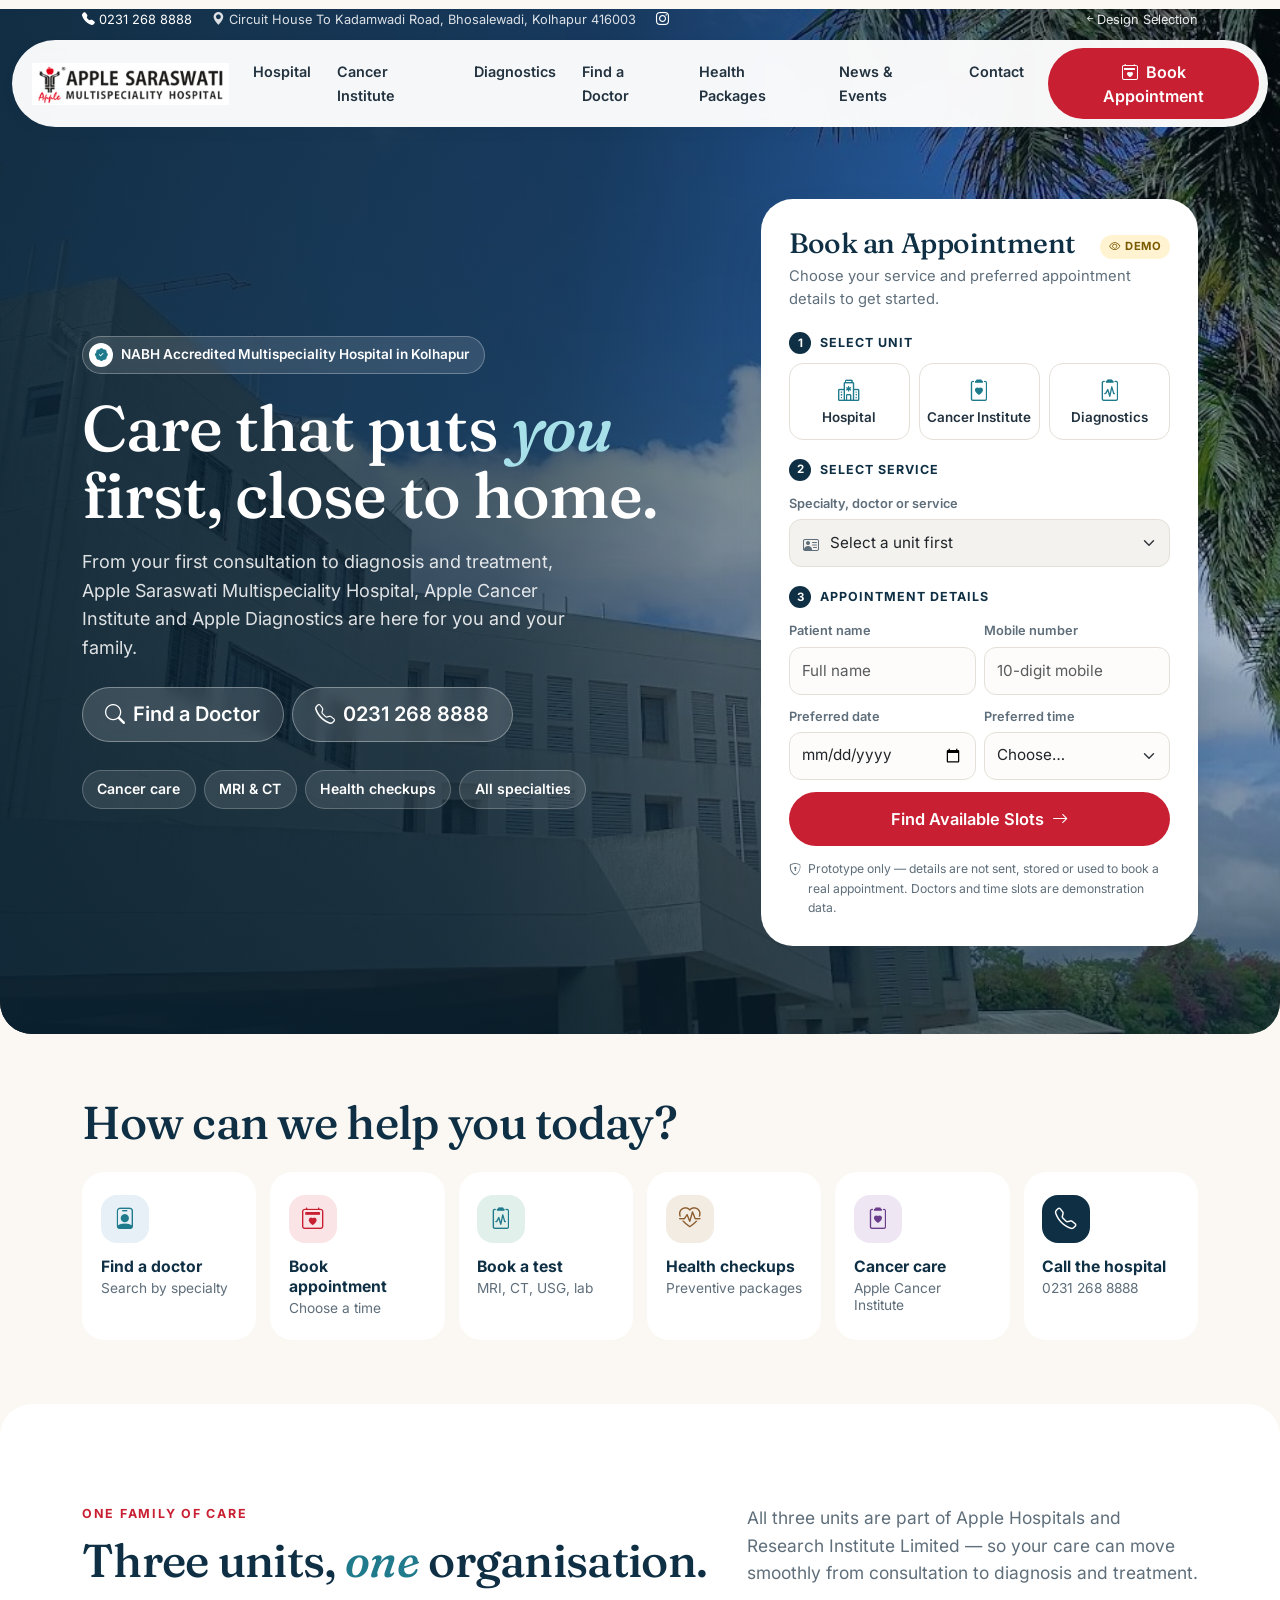
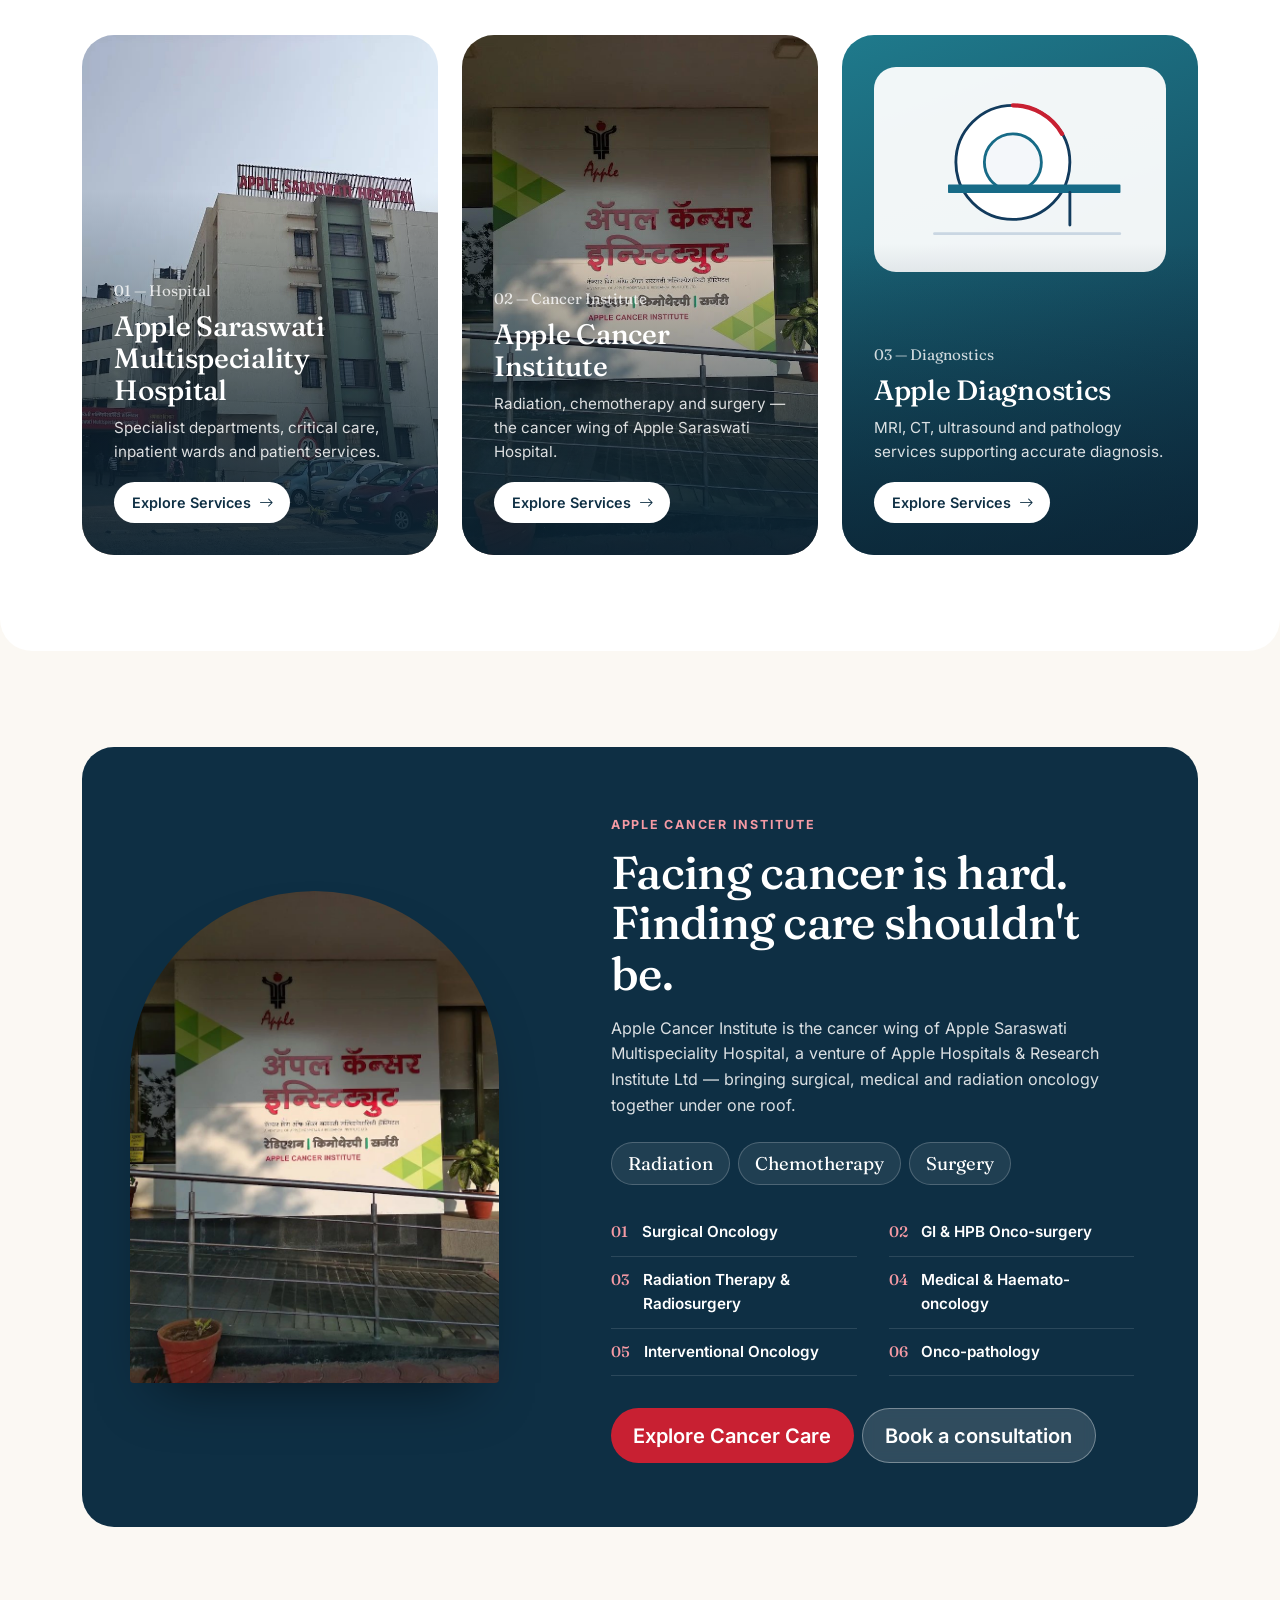
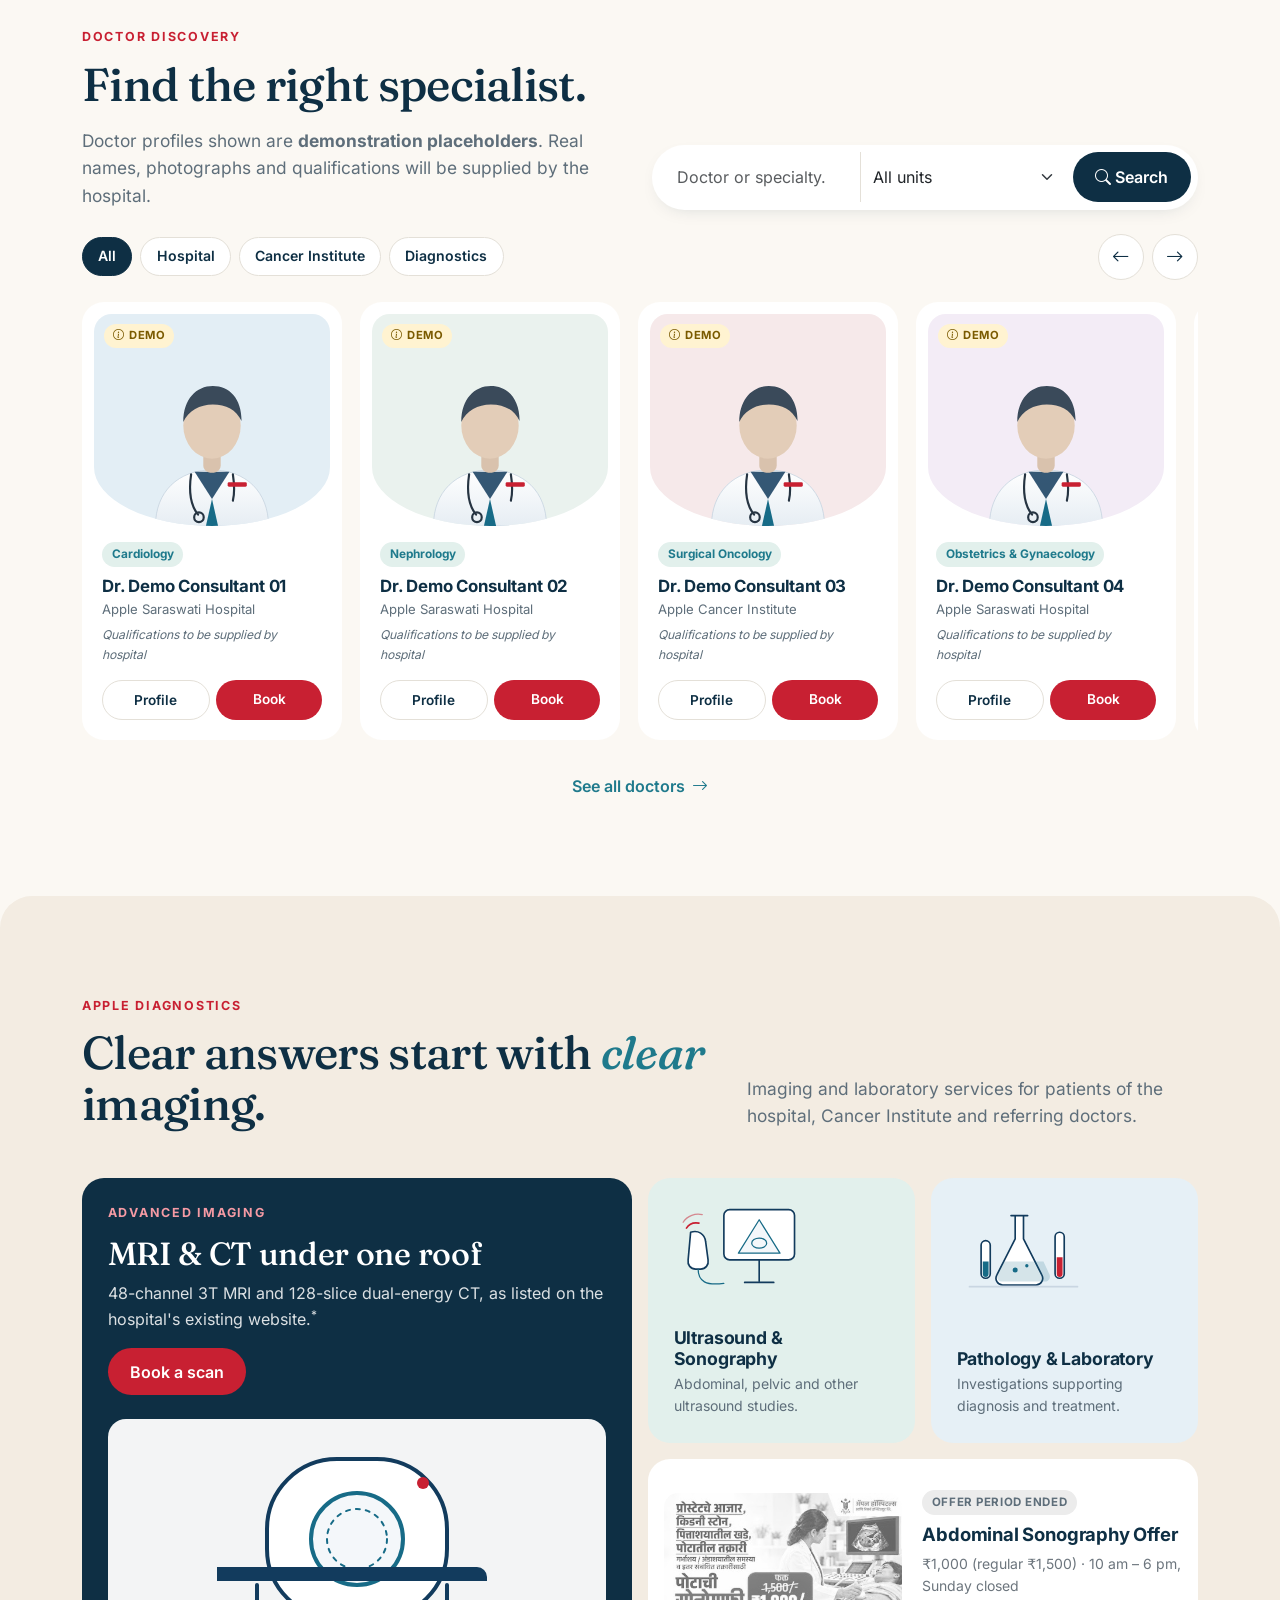
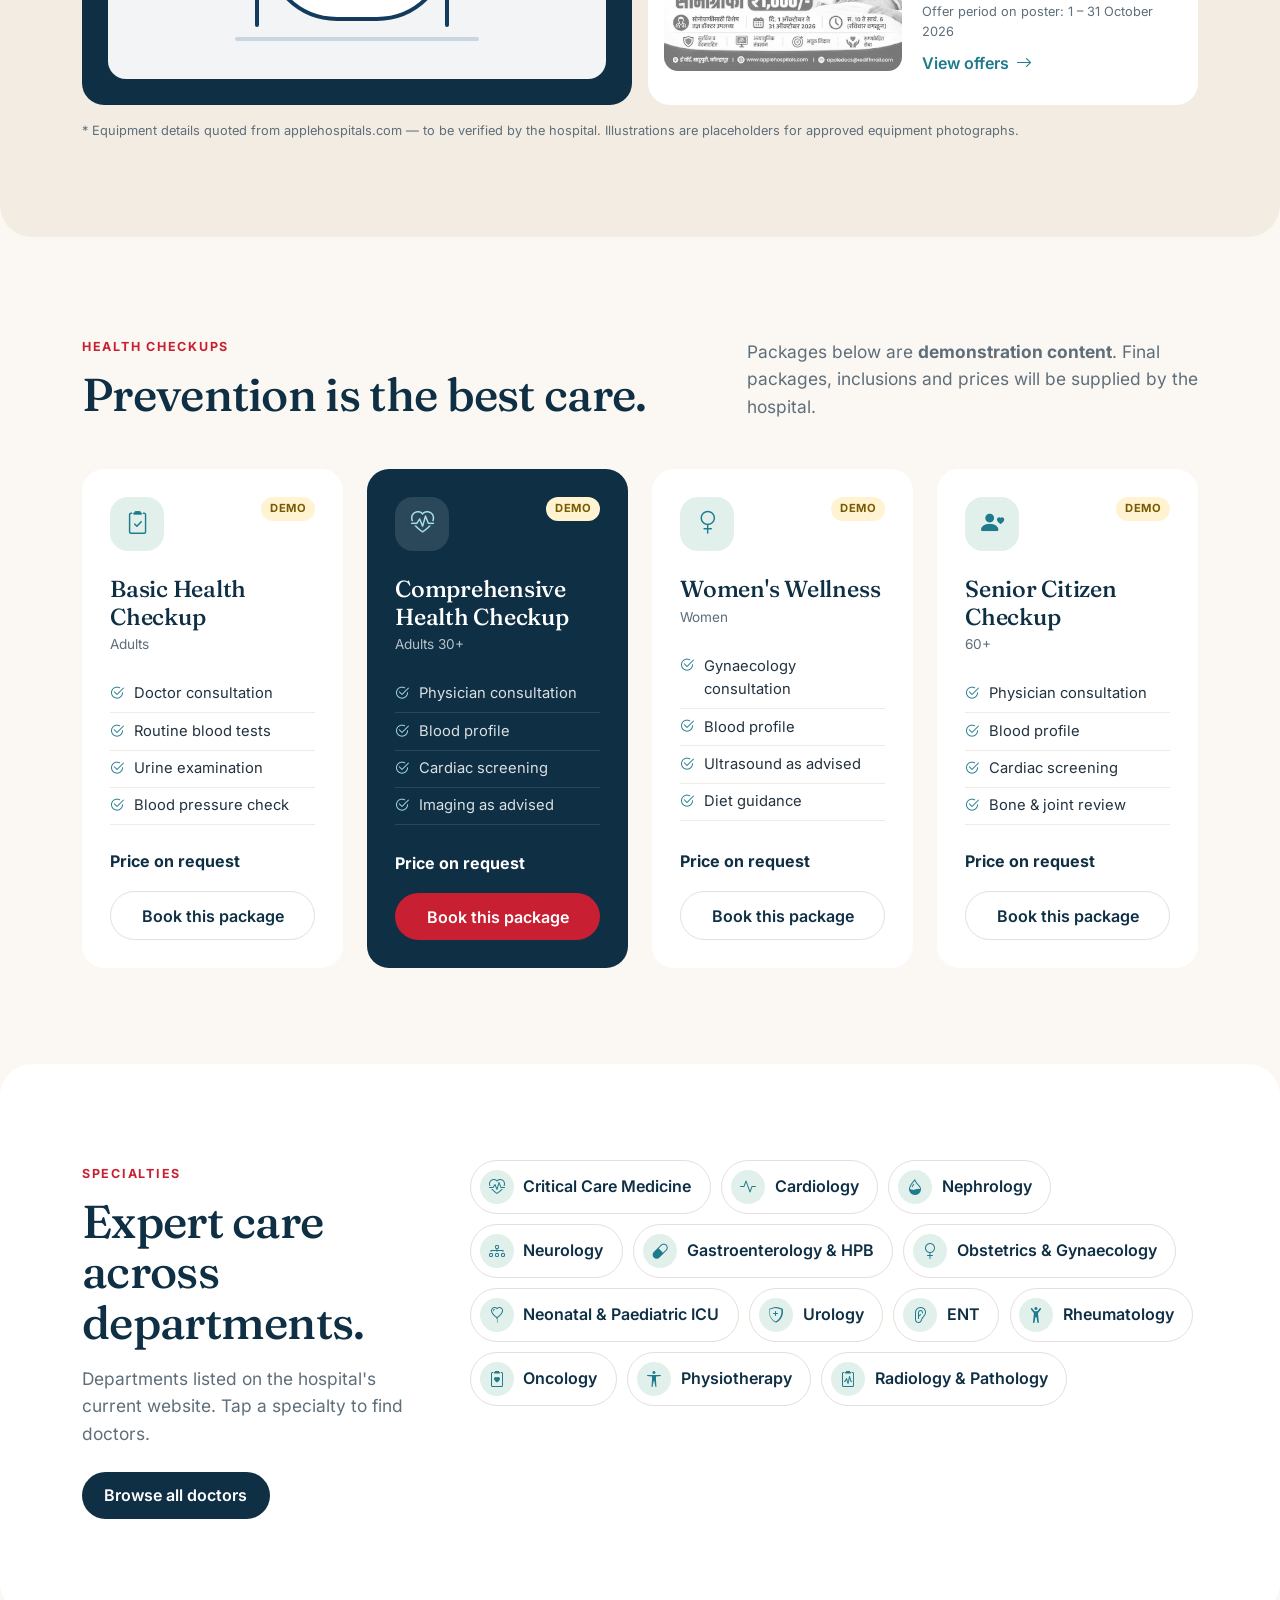
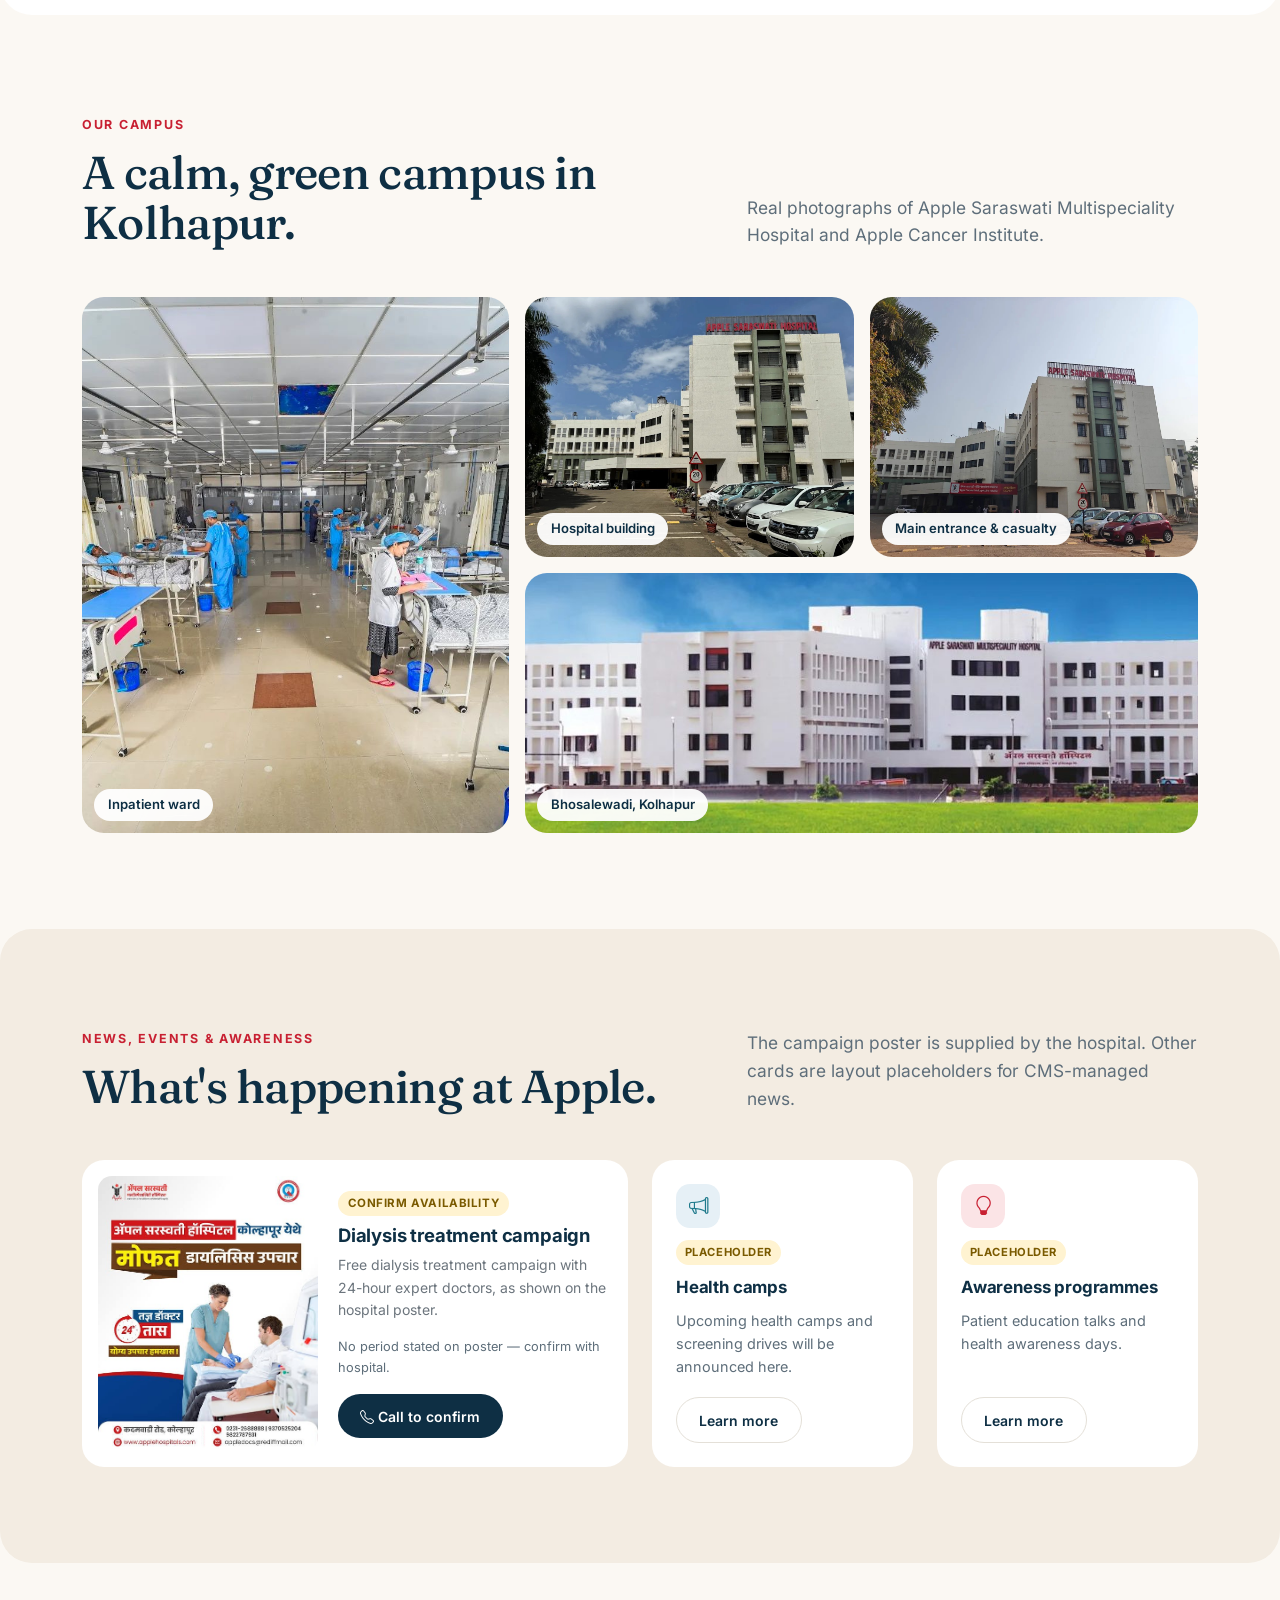
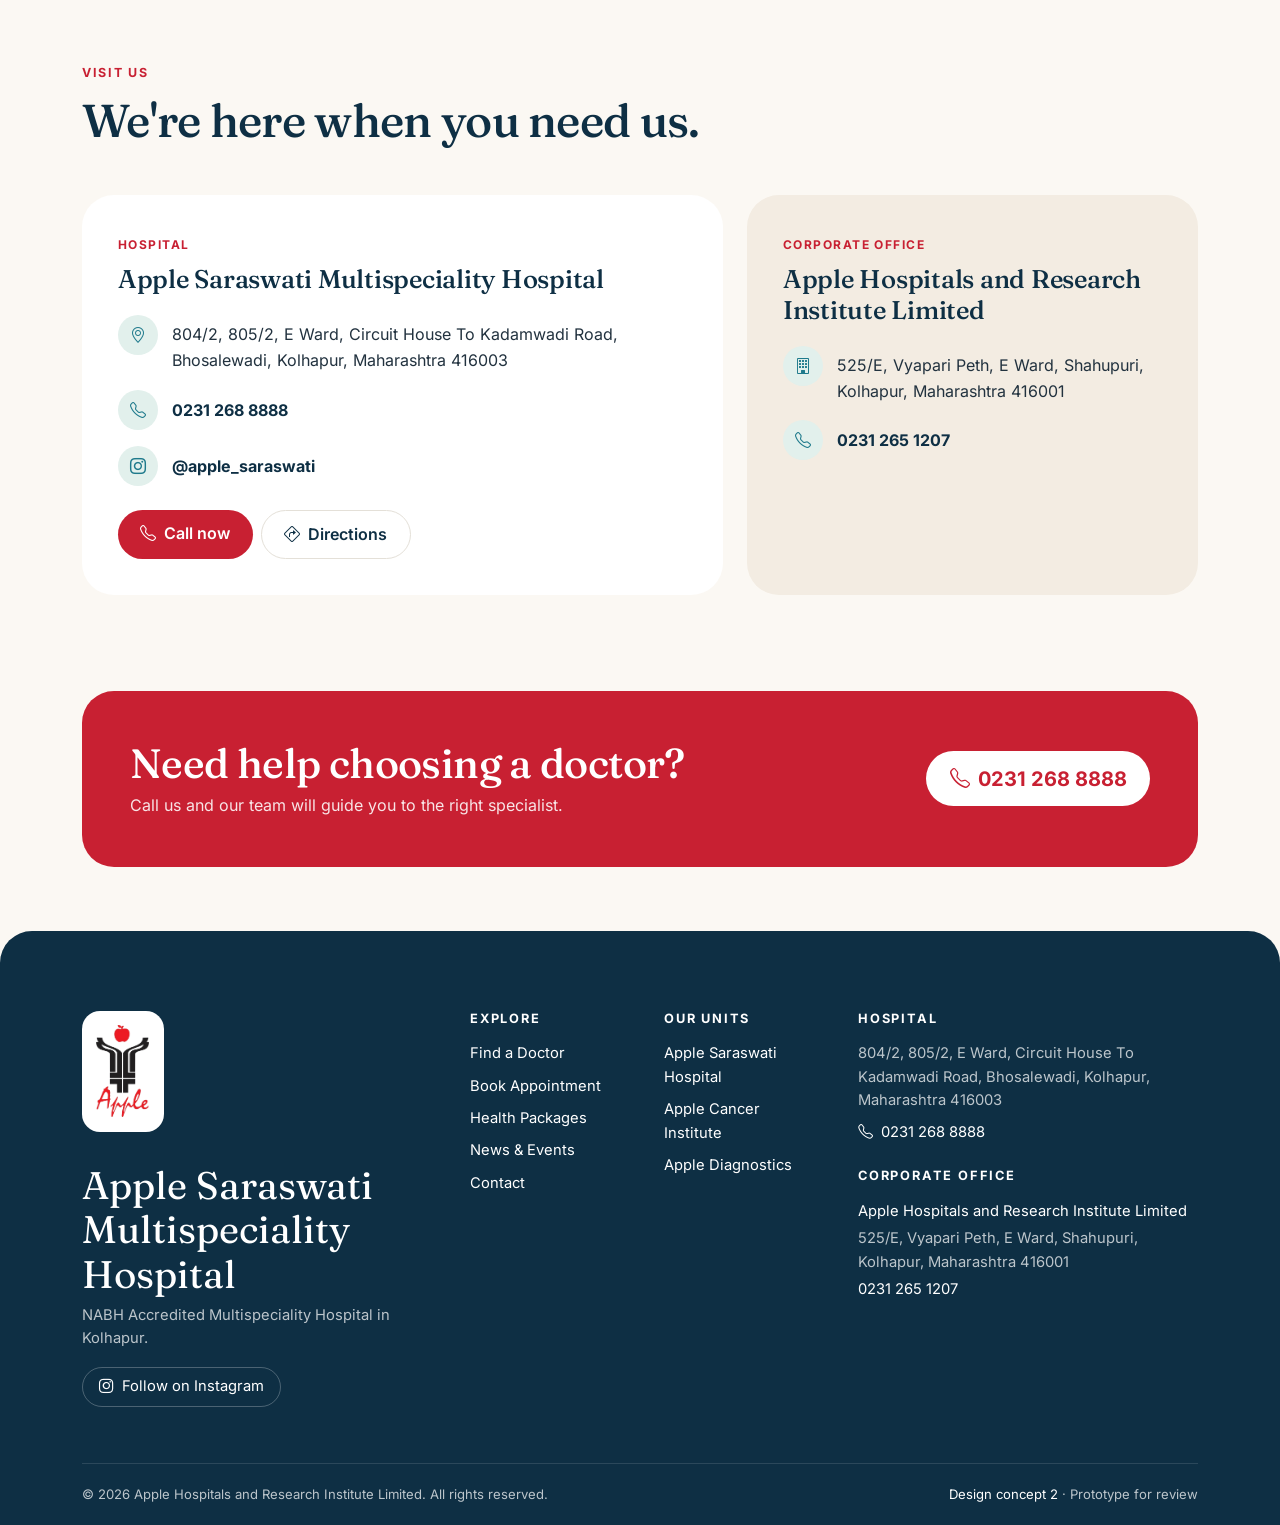
<file: option-2/index.html>
<!doctype html>
<html lang="en">
<head>
  <meta charset="utf-8">
  <meta name="viewport" content="width=device-width, initial-scale=1">
  <title>Apple Saraswati Multispeciality Hospital, Kolhapur | Book an Appointment</title>
  <meta name="description" content="Apple Saraswati Multispeciality Hospital — NABH Accredited Multispeciality Hospital in Kolhapur. Design concept 2 (prototype).">
  <link rel="icon" type="image/png" href="../assets/icons/favicon.png">
  <link rel="stylesheet" href="../assets/vendor/bootstrap/bootstrap.min.css">
  <link rel="stylesheet" href="../assets/vendor/bootstrap-icons/bootstrap-icons.min.css">
  <link rel="stylesheet" href="css/style.css">
  <script>document.documentElement.classList.add("js");</script>
</head>
<body class="o2 page-home">
<a class="skip-link" href="#main">Skip to main content</a>

<!-- Contact strip -->
<div class="top-strip">
  <div class="container">
    <a href="tel:+912312688888"><i class="bi bi-telephone-fill me-1" aria-hidden="true"></i>0231 268 8888</a>
    <span class="addr d-none d-lg-inline"><i class="bi bi-geo-alt-fill me-1" aria-hidden="true"></i>Circuit House To Kadamwadi Road, Bhosalewadi, Kolhapur 416003</span>
    <a class="d-none d-sm-inline" href="https://www.instagram.com/apple_saraswati/?hl=en" target="_blank" rel="noopener" aria-label="Apple Saraswati on Instagram (opens in new tab)"><i class="bi bi-instagram" aria-hidden="true"></i></a>
    <a class="back" href="../index.html"><i class="bi bi-arrow-left-short" aria-hidden="true"></i>Design Selection</a>
  </div>
</div>

<!-- Floating navigation -->
<div class="nav-wrap">
  <nav class="nav-float" aria-label="Main navigation">
    <a class="brand" href="index.html" aria-label="Apple Saraswati Multispeciality Hospital — Home"><img src="../assets/icons/apple-saraswati-logo-horizontal.png" alt="Apple Saraswati Multispeciality Hospital" width="266" height="56"></a>
    <ul class="nav-links">
      <li><a href="#units">Hospital</a></li>
      <li><a href="#cancer">Cancer Institute</a></li>
      <li><a href="diagnostics.html">Diagnostics</a></li>
      <li><a href="doctors.html">Find a Doctor</a></li>
      <li><a href="diagnostics.html#packages">Health Packages</a></li>
      <li><a href="#news">News &amp; Events</a></li>
      <li><a href="#visit">Contact</a></li>
    </ul>
    <a class="btn btn-red btn-book" href="#book"><i class="bi bi-calendar2-heart me-2" aria-hidden="true"></i>Book Appointment</a>
    <button class="menu-btn" type="button" data-bs-toggle="offcanvas" data-bs-target="#mobileMenu" aria-controls="mobileMenu" aria-label="Open menu"><i class="bi bi-list" aria-hidden="true"></i></button>
  </nav>
</div>

<!-- Mobile menu -->
<div class="offcanvas offcanvas-end" tabindex="-1" id="mobileMenu" aria-labelledby="mobileMenuLabel">
  <div class="offcanvas-header">
    <img src="../assets/icons/apple-saraswati-logo-horizontal.png" alt="" width="266" height="56" style="height:36px;width:auto">
    <h2 class="visually-hidden" id="mobileMenuLabel">Menu</h2>
    <button type="button" class="btn-close" data-bs-dismiss="offcanvas" aria-label="Close menu"></button>
  </div>
  <div class="offcanvas-body">
    <a class="btn btn-red btn-lg w-100 mb-3" href="#book"><i class="bi bi-calendar2-heart me-2" aria-hidden="true"></i>Book an Appointment</a>
    <ul class="m-links">
      <li><a href="#units">Hospital <i class="bi bi-arrow-right" aria-hidden="true"></i></a></li>
      <li><a href="#cancer">Cancer Institute <i class="bi bi-arrow-right" aria-hidden="true"></i></a></li>
      <li><a href="diagnostics.html">Diagnostics <i class="bi bi-arrow-right" aria-hidden="true"></i></a></li>
      <li><a href="doctors.html">Find a Doctor <i class="bi bi-arrow-right" aria-hidden="true"></i></a></li>
      <li><a href="diagnostics.html#packages">Health Packages <i class="bi bi-arrow-right" aria-hidden="true"></i></a></li>
      <li><a href="#news">News &amp; Events <i class="bi bi-arrow-right" aria-hidden="true"></i></a></li>
      <li><a href="#visit">Contact <i class="bi bi-arrow-right" aria-hidden="true"></i></a></li>
    </ul>
    <div class="m-contact">
      <a class="btn btn-ink w-100 mb-3" href="tel:+912312688888"><i class="bi bi-telephone me-2" aria-hidden="true"></i>Call 0231 268 8888</a>
      <address class="mb-2">804/2, 805/2, E Ward, Circuit House To Kadamwadi Road, Bhosalewadi, Kolhapur, Maharashtra 416003</address>
      <a href="https://www.instagram.com/apple_saraswati/?hl=en" target="_blank" rel="noopener"><i class="bi bi-instagram me-1" aria-hidden="true"></i>@apple_saraswati</a>
      <hr>
      <a href="../index.html" class="small"><i class="bi bi-arrow-left-short" aria-hidden="true"></i>Back to Design Selection</a>
    </div>
  </div>
</div>

<main id="main">

  <!-- Hero + booking widget -->
  <section class="hero" aria-labelledby="heroTitle">
    <div class="hero-bg"><img src="../assets/images/hospital-campus-palms.jpg" alt="" width="1360" height="765"></div>
    <div class="container">
      <div class="row g-4 g-xl-5 align-items-center">
        <div class="col-lg-6 col-xl-7">
          <span class="kicker"><i class="bi bi-patch-check-fill" aria-hidden="true"></i>NABH Accredited Multispeciality Hospital in Kolhapur</span>
          <h1 id="heroTitle">Care that puts <em>you</em> first, close to home.</h1>
          <p class="lead">From your first consultation to diagnosis and treatment, Apple Saraswati Multispeciality Hospital, Apple Cancer Institute and Apple Diagnostics are here for you and your family.</p>
          <div class="d-flex flex-wrap gap-2 mt-4">
            <a class="btn btn-glass btn-lg" href="doctors.html"><i class="bi bi-search me-2" aria-hidden="true"></i>Find a Doctor</a>
            <a class="btn btn-glass btn-lg" href="tel:+912312688888"><i class="bi bi-telephone me-2" aria-hidden="true"></i>0231 268 8888</a>
          </div>
          <div class="intent-chips" aria-label="Quick links">
            <a href="#cancer">Cancer care</a>
            <a href="diagnostics.html">MRI &amp; CT</a>
            <a href="diagnostics.html#packages">Health checkups</a>
            <a href="#specialties">All specialties</a>
          </div>
        </div>

        <div class="col-lg-6 col-xl-5">
          <!-- APPOINTMENT WIDGET — frontend demonstration only -->
          <section class="booking" id="book" aria-labelledby="bookTitle">
            <div class="booking-head">
              <h2 id="bookTitle">Book an Appointment</h2>
              <span class="demo-chip mt-2"><i class="bi bi-eye" aria-hidden="true"></i>Demo</span>
            </div>
            <p class="intro">Choose your service and preferred appointment details to get started.</p>

            <form id="bookingForm" novalidate autocomplete="off">
              <fieldset class="bk-step">
                <legend class="step-label"><span class="n" id="stepN1">1</span>Select unit</legend>
                <div class="unit-options">
                  <div class="unit-opt">
                    <input type="radio" name="unit" id="uHosp" value="Hospital" aria-describedby="unitError">
                    <label for="uHosp"><i class="bi bi-hospital" aria-hidden="true"></i>Hospital</label>
                    <i class="bi bi-check-circle-fill tick" aria-hidden="true"></i>
                  </div>
                  <div class="unit-opt">
                    <input type="radio" name="unit" id="uCancer" value="Cancer Institute">
                    <label for="uCancer"><i class="bi bi-clipboard2-heart" aria-hidden="true"></i>Cancer Institute</label>
                    <i class="bi bi-check-circle-fill tick" aria-hidden="true"></i>
                  </div>
                  <div class="unit-opt">
                    <input type="radio" name="unit" id="uDiag" value="Diagnostics">
                    <label for="uDiag"><i class="bi bi-clipboard2-pulse" aria-hidden="true"></i>Diagnostics</label>
                    <i class="bi bi-check-circle-fill tick" aria-hidden="true"></i>
                  </div>
                </div>
                <div class="unit-error" id="unitError" role="alert">Please select a unit.</div>
              </fieldset>

              <div class="bk-step">
                <div class="step-label" aria-hidden="true"><span class="n" id="stepN2">2</span>Select service</div>
                <label class="form-label" for="bkService" id="bkServiceLabel">Specialty, doctor or service</label>
                <div class="input-icon">
                  <i class="bi bi-person-vcard" aria-hidden="true"></i>
                  <select class="form-select" id="bkService" required disabled></select>
                  <div class="invalid-feedback">Please choose a doctor or service.</div>
                </div>
                <div class="selected-summary" id="bkSummary" aria-live="polite"><i class="bi bi-check2-circle" aria-hidden="true"></i><span id="bkSummaryText"></span></div>
              </div>

              <div class="bk-step mb-2">
                <div class="step-label" aria-hidden="true"><span class="n" id="stepN3">3</span>Appointment details</div>
                <div class="row g-2">
                  <div class="col-sm-6">
                    <label class="form-label" for="bkName">Patient name</label>
                    <input class="form-control" id="bkName" type="text" required minlength="2" maxlength="60" pattern="[A-Za-z .'\-]{2,60}" placeholder="Full name">
                    <div class="invalid-feedback">Enter the patient's name.</div>
                  </div>
                  <div class="col-sm-6">
                    <label class="form-label" for="bkMobile">Mobile number</label>
                    <input class="form-control" id="bkMobile" type="tel" inputmode="numeric" required pattern="[6-9][0-9]{9}" placeholder="10-digit mobile">
                    <div class="invalid-feedback">Enter a valid 10-digit mobile number.</div>
                  </div>
                  <div class="col-6">
                    <label class="form-label" for="bkDate">Preferred date</label>
                    <input class="form-control" id="bkDate" type="date" required>
                    <div class="invalid-feedback">Choose today or a future date.</div>
                  </div>
                  <div class="col-6">
                    <label class="form-label" for="bkTime">Preferred time</label>
                    <select class="form-select" id="bkTime" required>
                      <option value="">Choose…</option>
                      <option>Morning (9 am – 12 pm)</option>
                      <option>Afternoon (12 – 3 pm)</option>
                      <option>Evening (3 – 6 pm)</option>
                    </select>
                    <div class="invalid-feedback">Choose a preferred time.</div>
                  </div>
                </div>
              </div>

              <button class="btn btn-red btn-submit" type="submit">Find Available Slots <i class="bi bi-arrow-right ms-1" aria-hidden="true"></i></button>
              <p class="privacy"><i class="bi bi-shield-lock" aria-hidden="true"></i><span>Prototype only — details are not sent, stored or used to book a real appointment. Doctors and time slots are demonstration data.</span></p>
            </form>
          </section>
        </div>
      </div>
    </div>
  </section>

  <!-- How can we help -->
  <section class="sec-sm" aria-labelledby="helpTitle">
    <div class="container">
      <div class="d-flex flex-wrap justify-content-between align-items-end gap-3 mb-4">
        <h2 class="sec-title mb-0" id="helpTitle">How can we help you today?</h2>
      </div>
      <div class="help-grid">
        <a class="help-tile reveal" href="doctors.html"><span class="ic" style="background:#E6F0F6;color:#1F7A8C"><i class="bi bi-person-badge" aria-hidden="true"></i></span><strong>Find a doctor<small>Search by specialty</small></strong></a>
        <a class="help-tile reveal" href="#book"><span class="ic" style="background:#FBE4E6;color:#C82032"><i class="bi bi-calendar2-heart" aria-hidden="true"></i></span><strong>Book appointment<small>Choose a time</small></strong></a>
        <a class="help-tile reveal" href="diagnostics.html"><span class="ic" style="background:#E2F0EC;color:#1F7A8C"><i class="bi bi-clipboard2-pulse" aria-hidden="true"></i></span><strong>Book a test<small>MRI, CT, USG, lab</small></strong></a>
        <a class="help-tile reveal" href="diagnostics.html#packages"><span class="ic" style="background:#F3ECE2;color:#8A5A2B"><i class="bi bi-heart-pulse" aria-hidden="true"></i></span><strong>Health checkups<small>Preventive packages</small></strong></a>
        <a class="help-tile reveal" href="#cancer"><span class="ic" style="background:#EEE6F3;color:#6B3E8C"><i class="bi bi-clipboard2-heart" aria-hidden="true"></i></span><strong>Cancer care<small>Apple Cancer Institute</small></strong></a>
        <a class="help-tile reveal" href="tel:+912312688888"><span class="ic" style="background:#0E2F44;color:#fff"><i class="bi bi-telephone" aria-hidden="true"></i></span><strong>Call the hospital<small>0231 268 8888</small></strong></a>
      </div>
    </div>
  </section>

  <!-- Three units -->
  <section class="sec bg-white" id="units" aria-labelledby="unitsTitle" style="border-radius:32px">
    <div class="container">
      <div class="row g-4 align-items-end mb-5">
        <div class="col-lg-7">
          <span class="label-tag">One family of care</span>
          <h2 class="sec-title mb-0" id="unitsTitle">Three units, <em class="serif-i">one</em> organisation.</h2>
        </div>
        <div class="col-lg-5">
          <p class="sec-lead mb-0">All three units are part of Apple Hospitals and Research Institute Limited — so your care can move smoothly from consultation to diagnosis and treatment.</p>
        </div>
      </div>
      <div class="row g-4">
        <div class="col-md-6 col-lg-4 reveal">
          <a class="unit-tall" href="#specialties">
            <img src="../assets/images/hospital-entrance-casualty.jpg" alt="" loading="lazy" width="1360" height="1020" style="object-position:65% 50%">
            <div class="inner"><span class="num">01 — Hospital</span><h3>Apple Saraswati Multispeciality Hospital</h3><p>Specialist departments, critical care, inpatient wards and patient services.</p><span class="go">Explore Services <i class="bi bi-arrow-right" aria-hidden="true"></i></span></div>
          </a>
        </div>
        <div class="col-md-6 col-lg-4 reveal">
          <a class="unit-tall" href="#cancer">
            <img src="../assets/images/cancer-institute-entrance.jpg" alt="" loading="lazy" width="765" height="1020" style="object-position:50% 30%">
            <div class="inner"><span class="num">02 — Cancer Institute</span><h3>Apple Cancer Institute</h3><p>Radiation, chemotherapy and surgery — the cancer wing of Apple Saraswati Hospital.</p><span class="go">Explore Services <i class="bi bi-arrow-right" aria-hidden="true"></i></span></div>
          </a>
        </div>
        <div class="col-md-12 col-lg-4 reveal">
          <a class="unit-tall diag" href="diagnostics.html">
            <div class="art"><img src="../assets/icons/illustrations/ct.svg" alt="" width="320" height="220"></div>
            <div class="inner"><span class="num">03 — Diagnostics</span><h3>Apple Diagnostics</h3><p>MRI, CT, ultrasound and pathology services supporting accurate diagnosis.</p><span class="go">Explore Services <i class="bi bi-arrow-right" aria-hidden="true"></i></span></div>
          </a>
        </div>
      </div>
    </div>
  </section>

  <!-- Cancer highlight -->
  <section class="sec" id="cancer" aria-labelledby="cancerTitle">
    <div class="container">
      <div class="cancer-wrap">
        <div class="row g-0 align-items-center">
          <div class="col-lg-5 p-4 p-lg-5">
            <div class="arch reveal"><img src="../assets/images/cancer-institute-entrance.jpg" alt="Apple Cancer Institute entrance signage reading Radiation, Chemotherapy, Surgery" loading="lazy" width="765" height="1020"></div>
          </div>
          <div class="col-lg-7">
            <div class="cancer-inner">
              <span class="label-tag">Apple Cancer Institute</span>
              <h2 class="sec-title" id="cancerTitle">Facing cancer is hard. Finding care shouldn't be.</h2>
              <p>Apple Cancer Institute is the cancer wing of Apple Saraswati Multispeciality Hospital, a venture of Apple Hospitals &amp; Research Institute Ltd — bringing surgical, medical and radiation oncology together under one roof.</p>
              <div class="tri" aria-label="Core treatments"><span>Radiation</span><span>Chemotherapy</span><span>Surgery</span></div>
              <ol class="svc-list">
                <li>Surgical Oncology</li>
                <li>GI &amp; HPB Onco-surgery</li>
                <li>Radiation Therapy &amp; Radiosurgery</li>
                <li>Medical &amp; Haemato-oncology</li>
                <li>Interventional Oncology</li>
                <li>Onco-pathology</li>
              </ol>
              <div class="d-flex flex-wrap gap-2">
                <button type="button" class="btn btn-red btn-lg" data-proto="cancer">Explore Cancer Care</button>
                <a class="btn btn-glass btn-lg" href="?unit=Cancer%20Institute#book" data-book-unit="Cancer Institute">Book a consultation</a>
              </div>
            </div>
          </div>
        </div>
      </div>
    </div>
  </section>

  <!-- Doctor discovery -->
  <section class="sec pt-0" aria-labelledby="docTitle">
    <div class="container">
      <div class="row g-4 align-items-end mb-4">
        <div class="col-lg-6">
          <span class="label-tag">Doctor discovery</span>
          <h2 class="sec-title" id="docTitle">Find the right specialist.</h2>
          <p class="sec-lead mb-0">Doctor profiles shown are <strong>demonstration placeholders</strong>. Real names, photographs and qualifications will be supplied by the hospital.</p>
        </div>
        <div class="col-lg-6">
          <form class="doc-search ms-lg-auto" action="doctors.html" method="get" role="search" aria-label="Search doctors">
            <label class="visually-hidden" for="homeDocQ">Doctor or specialty</label>
            <input class="form-control" id="homeDocQ" name="q" type="search" placeholder="Doctor or specialty…">
            <label class="visually-hidden" for="homeDocUnit">Unit</label>
            <select class="form-select" id="homeDocUnit" name="dept" data-fill="units"><option value="">All units</option></select>
            <button class="btn btn-ink" type="submit"><i class="bi bi-search me-1" aria-hidden="true"></i>Search</button>
          </form>
        </div>
      </div>
      <div class="d-flex flex-wrap justify-content-between align-items-center gap-3 mb-3">
        <div class="chip-row" role="group" aria-label="Filter by unit">
          <button type="button" class="chip" data-rail-filter="" aria-pressed="true">All</button>
          <button type="button" class="chip" data-rail-filter="Hospital" aria-pressed="false">Hospital</button>
          <button type="button" class="chip" data-rail-filter="Cancer Institute" aria-pressed="false">Cancer Institute</button>
          <button type="button" class="chip" data-rail-filter="Diagnostics" aria-pressed="false">Diagnostics</button>
        </div>
        <div class="rail-nav d-flex gap-2">
          <button type="button" data-rail="prev" aria-label="Previous doctors"><i class="bi bi-arrow-left" aria-hidden="true"></i></button>
          <button type="button" data-rail="next" aria-label="Next doctors"><i class="bi bi-arrow-right" aria-hidden="true"></i></button>
        </div>
      </div>
      <div class="rail" id="doctorRail" tabindex="0" aria-label="Doctor profiles (scrollable)"></div>
      <div class="text-center mt-3"><a class="link-arrow" href="doctors.html">See all doctors <i class="bi bi-arrow-right" aria-hidden="true"></i></a></div>
    </div>
  </section>

  <!-- Diagnostics bento -->
  <section class="sec bg-sand" aria-labelledby="diagTitle" style="border-radius:32px">
    <div class="container">
      <div class="row g-4 align-items-end mb-5">
        <div class="col-lg-7">
          <span class="label-tag">Apple Diagnostics</span>
          <h2 class="sec-title mb-0" id="diagTitle">Clear answers start with <em class="serif-i">clear</em> imaging.</h2>
        </div>
        <div class="col-lg-5"><p class="sec-lead mb-0">Imaging and laboratory services for patients of the hospital, Cancer Institute and referring doctors.</p></div>
      </div>
      <div class="bento">
        <div class="b-big reveal">
          <span class="label-tag" style="color:#F59AA4">Advanced imaging</span>
          <h3>MRI &amp; CT under one roof</h3>
          <p>48-channel 3T MRI and 128-slice dual-energy CT, as listed on the hospital's existing website.<sup>*</sup></p>
          <a class="btn btn-red align-self-start mb-4" href="?unit=Diagnostics#book" data-book-unit="Diagnostics">Book a scan</a>
          <div class="art"><img src="../assets/icons/illustrations/mri.svg" alt="" loading="lazy" width="320" height="220"></div>
        </div>
        <div class="tile t-mint reveal"><img src="../assets/icons/illustrations/ultrasound.svg" alt="" loading="lazy" width="320" height="220"><h3>Ultrasound &amp; Sonography</h3><p>Abdominal, pelvic and other ultrasound studies.</p></div>
        <div class="tile t-sky reveal"><img src="../assets/icons/illustrations/laboratory.svg" alt="" loading="lazy" width="320" height="220"><h3>Pathology &amp; Laboratory</h3><p>Investigations supporting diagnosis and treatment.</p></div>
        <div class="b-wide t-white offer reveal" data-offer-id="sonography">
          <img src="../assets/images/offer-sonography-oct-2026.jpg" alt="Marathi poster: abdominal sonography offer, ₹1,000 instead of ₹1,500, 1 to 31 October 2026" loading="lazy" width="407" height="305">
          <div>
            <span class="status status-unknown">Checking…</span>
            <h3>Abdominal Sonography Offer</h3>
            <p class="small text-secondary mb-1">₹1,000 (regular ₹1,500) · 10 am – 6 pm, Sunday closed</p>
            <p class="note mb-2">Offer period on poster: 1 – 31 October 2026</p>
            <a class="link-arrow" href="diagnostics.html#offers">View offers <i class="bi bi-arrow-right" aria-hidden="true"></i></a>
          </div>
        </div>
      </div>
      <p class="note mt-3 mb-0">* Equipment details quoted from applehospitals.com — to be verified by the hospital. Illustrations are placeholders for approved equipment photographs.</p>
    </div>
  </section>

  <!-- Health packages -->
  <section class="sec" aria-labelledby="pkgTitle">
    <div class="container">
      <div class="row g-4 align-items-end mb-5">
        <div class="col-lg-7">
          <span class="label-tag">Health checkups</span>
          <h2 class="sec-title mb-0" id="pkgTitle">Prevention is the best care.</h2>
        </div>
        <div class="col-lg-5"><p class="sec-lead mb-0">Packages below are <strong>demonstration content</strong>. Final packages, inclusions and prices will be supplied by the hospital.</p></div>
      </div>
      <div class="row g-4">
        <div class="col-md-6 col-xl-3 reveal"><article class="pkg"><div class="top"><span class="ic"><i class="bi bi-clipboard2-check" aria-hidden="true"></i></span><span class="demo-chip">Demo</span></div><h3>Basic Health Checkup</h3><span class="for">Adults</span><ul><li><i class="bi bi-check2-circle" aria-hidden="true"></i>Doctor consultation</li><li><i class="bi bi-check2-circle" aria-hidden="true"></i>Routine blood tests</li><li><i class="bi bi-check2-circle" aria-hidden="true"></i>Urine examination</li><li><i class="bi bi-check2-circle" aria-hidden="true"></i>Blood pressure check</li></ul><div class="price">Price on request</div><a class="btn btn-ghost w-100" href="?unit=Diagnostics&amp;service=Basic%20Health%20Checkup#book" data-book-unit="Diagnostics" data-book-service="Basic Health Checkup">Book this package</a></article></div>
        <div class="col-md-6 col-xl-3 reveal"><article class="pkg dark"><div class="top"><span class="ic"><i class="bi bi-heart-pulse" aria-hidden="true"></i></span><span class="demo-chip">Demo</span></div><h3>Comprehensive Health Checkup</h3><span class="for">Adults 30+</span><ul><li><i class="bi bi-check2-circle" aria-hidden="true"></i>Physician consultation</li><li><i class="bi bi-check2-circle" aria-hidden="true"></i>Blood profile</li><li><i class="bi bi-check2-circle" aria-hidden="true"></i>Cardiac screening</li><li><i class="bi bi-check2-circle" aria-hidden="true"></i>Imaging as advised</li></ul><div class="price">Price on request</div><a class="btn btn-red w-100" href="?unit=Diagnostics&amp;service=Comprehensive%20Health%20Checkup#book" data-book-unit="Diagnostics" data-book-service="Comprehensive Health Checkup">Book this package</a></article></div>
        <div class="col-md-6 col-xl-3 reveal"><article class="pkg"><div class="top"><span class="ic"><i class="bi bi-gender-female" aria-hidden="true"></i></span><span class="demo-chip">Demo</span></div><h3>Women's Wellness</h3><span class="for">Women</span><ul><li><i class="bi bi-check2-circle" aria-hidden="true"></i>Gynaecology consultation</li><li><i class="bi bi-check2-circle" aria-hidden="true"></i>Blood profile</li><li><i class="bi bi-check2-circle" aria-hidden="true"></i>Ultrasound as advised</li><li><i class="bi bi-check2-circle" aria-hidden="true"></i>Diet guidance</li></ul><div class="price">Price on request</div><a class="btn btn-ghost w-100" href="?unit=Diagnostics&amp;service=Women's%20Wellness#book" data-book-unit="Diagnostics" data-book-service="Women's Wellness">Book this package</a></article></div>
        <div class="col-md-6 col-xl-3 reveal"><article class="pkg"><div class="top"><span class="ic"><i class="bi bi-person-heart" aria-hidden="true"></i></span><span class="demo-chip">Demo</span></div><h3>Senior Citizen Checkup</h3><span class="for">60+</span><ul><li><i class="bi bi-check2-circle" aria-hidden="true"></i>Physician consultation</li><li><i class="bi bi-check2-circle" aria-hidden="true"></i>Blood profile</li><li><i class="bi bi-check2-circle" aria-hidden="true"></i>Cardiac screening</li><li><i class="bi bi-check2-circle" aria-hidden="true"></i>Bone &amp; joint review</li></ul><div class="price">Price on request</div><a class="btn btn-ghost w-100" href="?unit=Diagnostics&amp;service=Senior%20Citizen%20Checkup#book" data-book-unit="Diagnostics" data-book-service="Senior Citizen Checkup">Book this package</a></article></div>
      </div>
    </div>
  </section>

  <!-- Specialties -->
  <section class="sec bg-white" id="specialties" aria-labelledby="specTitle" style="border-radius:32px">
    <div class="container">
      <div class="row g-4 g-lg-5">
        <div class="col-lg-4">
          <span class="label-tag">Specialties</span>
          <h2 class="sec-title" id="specTitle">Expert care across departments.</h2>
          <p class="sec-lead">Departments listed on the hospital's current website. Tap a specialty to find doctors.</p>
          <a class="btn btn-ink mt-2" href="doctors.html">Browse all doctors</a>
        </div>
        <div class="col-lg-8">
          <div class="spec-cloud">
            <a href="doctors.html?q=Critical%20Care"><i class="bi bi-heart-pulse" aria-hidden="true"></i>Critical Care Medicine</a>
            <a href="doctors.html?q=Cardiology"><i class="bi bi-activity" aria-hidden="true"></i>Cardiology</a>
            <a href="doctors.html?q=Nephrology"><i class="bi bi-droplet-half" aria-hidden="true"></i>Nephrology</a>
            <a href="doctors.html?q=Neurology"><i class="bi bi-diagram-3" aria-hidden="true"></i>Neurology</a>
            <a href="doctors.html?q=Gastroenterology"><i class="bi bi-capsule" aria-hidden="true"></i>Gastroenterology &amp; HPB</a>
            <a href="doctors.html?q=Obstetrics"><i class="bi bi-gender-female" aria-hidden="true"></i>Obstetrics &amp; Gynaecology</a>
            <a href="doctors.html?q=Paediatric"><i class="bi bi-balloon-heart" aria-hidden="true"></i>Neonatal &amp; Paediatric ICU</a>
            <a href="doctors.html?q=Urology"><i class="bi bi-shield-plus" aria-hidden="true"></i>Urology</a>
            <a href="doctors.html?q=ENT"><i class="bi bi-ear" aria-hidden="true"></i>ENT</a>
            <a href="doctors.html?q=Rheumatology"><i class="bi bi-person-arms-up" aria-hidden="true"></i>Rheumatology</a>
            <a href="#cancer"><i class="bi bi-clipboard2-heart" aria-hidden="true"></i>Oncology</a>
            <a href="doctors.html?q=Physiotherapy"><i class="bi bi-universal-access" aria-hidden="true"></i>Physiotherapy</a>
            <a href="diagnostics.html"><i class="bi bi-clipboard2-pulse" aria-hidden="true"></i>Radiology &amp; Pathology</a>
          </div>
        </div>
      </div>
    </div>
  </section>

  <!-- Campus -->
  <section class="sec" aria-labelledby="campusTitle">
    <div class="container">
      <div class="row g-4 align-items-end mb-5">
        <div class="col-lg-7">
          <span class="label-tag">Our campus</span>
          <h2 class="sec-title mb-0" id="campusTitle">A calm, green campus in Kolhapur.</h2>
        </div>
        <div class="col-lg-5"><p class="sec-lead mb-0">Real photographs of Apple Saraswati Multispeciality Hospital and Apple Cancer Institute.</p></div>
      </div>
      <div class="mosaic">
        <figure class="m1 reveal"><img src="../assets/images/hospital-ward.jpg" alt="Inpatient ward with nursing staff attending to patients" loading="lazy" width="1360" height="908"><figcaption>Inpatient ward</figcaption></figure>
        <figure class="m2 reveal"><img src="../assets/images/hospital-front-bluesky.jpg" alt="Apple Saraswati Hospital building with rooftop sign" loading="lazy" width="1360" height="1020"><figcaption>Hospital building</figcaption></figure>
        <figure class="m5 reveal"><img src="../assets/images/hospital-entrance-casualty.jpg" alt="Main entrance and casualty block" loading="lazy" width="1360" height="1020"><figcaption>Main entrance &amp; casualty</figcaption></figure>
        <figure class="m4 reveal"><img src="../assets/images/hospital-panorama.jpg" alt="Panoramic view of the Apple Saraswati Multispeciality Hospital building" loading="lazy" width="1360" height="350"><figcaption>Bhosalewadi, Kolhapur</figcaption></figure>
      </div>
    </div>
  </section>

  <!-- News & awareness -->
  <section class="sec bg-sand" id="news" aria-labelledby="newsTitle" style="border-radius:32px">
    <div class="container">
      <div class="row g-4 align-items-end mb-5">
        <div class="col-lg-7">
          <span class="label-tag">News, events &amp; awareness</span>
          <h2 class="sec-title mb-0" id="newsTitle">What's happening at Apple.</h2>
        </div>
        <div class="col-lg-5"><p class="sec-lead mb-0">The campaign poster is supplied by the hospital. Other cards are layout placeholders for CMS-managed news.</p></div>
      </div>
      <div class="row g-4">
        <div class="col-lg-6">
          <article class="offer h-100" data-offer-id="dialysis">
            <img src="../assets/images/campaign-dialysis.jpg" alt="Marathi poster: free dialysis treatment at Apple Saraswati Hospital, Kolhapur, with expert doctors 24 hours" loading="lazy" width="495" height="619" style="max-width:220px">
            <div>
              <span class="status status-unknown">Confirm availability</span>
              <h3>Dialysis treatment campaign</h3>
              <p class="small text-secondary">Free dialysis treatment campaign with 24-hour expert doctors, as shown on the hospital poster.</p>
              <p class="note">No period stated on poster — confirm with hospital.</p>
              <a class="btn btn-ink btn-sm" href="tel:+912312688888"><i class="bi bi-telephone me-1" aria-hidden="true"></i>Call to confirm</a>
            </div>
          </article>
        </div>
        <div class="col-sm-6 col-lg-3">
          <article class="news"><span class="ic"><i class="bi bi-megaphone" aria-hidden="true"></i></span><span class="demo-chip align-self-start">Placeholder</span><h3>Health camps</h3><p>Upcoming health camps and screening drives will be announced here.</p><button type="button" class="btn btn-ghost btn-sm align-self-start" data-proto="news">Learn more</button></article>
        </div>
        <div class="col-sm-6 col-lg-3">
          <article class="news"><span class="ic" style="background:#FBE4E6;color:#C82032"><i class="bi bi-lightbulb" aria-hidden="true"></i></span><span class="demo-chip align-self-start">Placeholder</span><h3>Awareness programmes</h3><p>Patient education talks and health awareness days.</p><button type="button" class="btn btn-ghost btn-sm align-self-start" data-proto="news">Learn more</button></article>
        </div>
      </div>
    </div>
  </section>

  <!-- Visit -->
  <section class="sec" id="visit" aria-labelledby="visitTitle">
    <div class="container">
      <span class="label-tag">Visit us</span>
      <h2 class="sec-title mb-5" id="visitTitle">We're here when you need us.</h2>
      <div class="row g-4">
        <div class="col-lg-7">
          <div class="visit-card main">
            <span class="tag">Hospital</span>
            <h3>Apple Saraswati Multispeciality Hospital</h3>
            <div class="v-line"><i class="bi bi-geo-alt" aria-hidden="true"></i><address>804/2, 805/2, E Ward, Circuit House To Kadamwadi Road,<br>Bhosalewadi, Kolhapur, Maharashtra 416003</address></div>
            <div class="v-line"><i class="bi bi-telephone" aria-hidden="true"></i><a class="pt-2" href="tel:+912312688888">0231 268 8888</a></div>
            <div class="v-line"><i class="bi bi-instagram" aria-hidden="true"></i><a class="pt-2" href="https://www.instagram.com/apple_saraswati/?hl=en" target="_blank" rel="noopener">@apple_saraswati</a></div>
            <div class="d-flex flex-wrap gap-2 mt-4">
              <a class="btn btn-red" href="tel:+912312688888"><i class="bi bi-telephone me-2" aria-hidden="true"></i>Call now</a>
              <a class="btn btn-ghost" href="https://www.google.com/maps/search/?api=1&amp;query=Apple+Saraswati+Multispeciality+Hospital+Kolhapur" target="_blank" rel="noopener"><i class="bi bi-sign-turn-right me-2" aria-hidden="true"></i>Directions</a>
            </div>
          </div>
        </div>
        <div class="col-lg-5">
          <div class="visit-card corp">
            <span class="tag">Corporate office</span>
            <h3>Apple Hospitals and Research Institute Limited</h3>
            <div class="v-line"><i class="bi bi-building" aria-hidden="true"></i><address>525/E, Vyapari Peth, E Ward, Shahupuri,<br>Kolhapur, Maharashtra 416001</address></div>
            <div class="v-line"><i class="bi bi-telephone" aria-hidden="true"></i><a class="pt-2" href="tel:+912312651207">0231 265 1207</a></div>
          </div>
        </div>
      </div>
    </div>
  </section>

  <section class="sec-sm pt-0">
    <div class="container">
      <div class="cta-xl">
        <div>
          <h2>Need help choosing a doctor?</h2>
          <p>Call us and our team will guide you to the right specialist.</p>
        </div>
        <a class="btn btn-white btn-lg" href="tel:+912312688888"><i class="bi bi-telephone me-2" aria-hidden="true"></i>0231 268 8888</a>
      </div>
    </div>
  </section>

</main>

<footer class="site-foot">
  <div class="container">
    <div class="row g-4 g-lg-5">
      <div class="col-lg-4">
        <a class="f-logo" href="index.html" aria-label="Apple Hospitals — Home"><img src="../assets/icons/apple-logo-mark.png" alt="Apple Hospitals logo" width="259" height="449" style="width:auto"></a>
        <p class="f-title mt-4 mb-2">Apple Saraswati Multispeciality Hospital</p>
        <p class="mb-3">NABH Accredited Multispeciality Hospital in Kolhapur.</p>
        <a class="f-ig" href="https://www.instagram.com/apple_saraswati/?hl=en" target="_blank" rel="noopener"><i class="bi bi-instagram" aria-hidden="true"></i>Follow on Instagram</a>
      </div>
      <div class="col-6 col-md-3 col-lg-2">
        <h2 class="h-col">Explore</h2>
        <ul>
          <li><a href="doctors.html">Find a Doctor</a></li>
          <li><a href="#book">Book Appointment</a></li>
          <li><a href="diagnostics.html#packages">Health Packages</a></li>
          <li><a href="#news">News &amp; Events</a></li>
          <li><a href="#visit">Contact</a></li>
        </ul>
      </div>
      <div class="col-6 col-md-3 col-lg-2">
        <h2 class="h-col">Our units</h2>
        <ul>
          <li><a href="#units">Apple Saraswati Hospital</a></li>
          <li><a href="#cancer">Apple Cancer Institute</a></li>
          <li><a href="diagnostics.html">Apple Diagnostics</a></li>
        </ul>
      </div>
      <div class="col-md-6 col-lg-4">
        <h2 class="h-col">Hospital</h2>
        <address class="mb-2">804/2, 805/2, E Ward, Circuit House To Kadamwadi Road, Bhosalewadi, Kolhapur, Maharashtra 416003</address>
        <p class="mb-4"><a href="tel:+912312688888"><i class="bi bi-telephone me-2" aria-hidden="true"></i>0231 268 8888</a></p>
        <h2 class="h-col">Corporate office</h2>
        <p class="mb-1 text-white">Apple Hospitals and Research Institute Limited</p>
        <address class="mb-1">525/E, Vyapari Peth, E Ward, Shahupuri, Kolhapur, Maharashtra 416001</address>
        <a href="tel:+912312651207">0231 265 1207</a>
      </div>
    </div>
    <div class="f-bottom">
      <span>© <span data-year>2026</span> Apple Hospitals and Research Institute Limited. All rights reserved.</span>
      <span><a href="../index.html">Design concept 2</a> · Prototype for review</span>
    </div>
  </div>
</footer>

<!-- Mobile action dock -->
<nav class="dock" aria-label="Quick actions">
  <a href="tel:+912312688888"><i class="bi bi-telephone" aria-hidden="true"></i>Call</a>
  <a href="doctors.html"><i class="bi bi-search" aria-hidden="true"></i>Doctors</a>
  <a class="primary" href="#book"><i class="bi bi-calendar2-heart" aria-hidden="true"></i>Book</a>
</nav>

<!-- Booking demonstration modal -->
<div class="modal fade" id="bookingModal" tabindex="-1" aria-labelledby="bookingModalLabel" aria-hidden="true">
  <div class="modal-dialog modal-dialog-centered modal-dialog-scrollable">
    <div class="modal-content" style="border-radius:24px;border:0">
      <div class="modal-header border-0 pb-0 px-4 pt-4">
        <h2 class="modal-title h4" id="bookingModalLabel" style="font-family:var(--serif)">Available slots</h2>
        <button type="button" class="btn-close" data-bs-dismiss="modal" aria-label="Close"></button>
      </div>
      <div class="modal-body px-4 pb-4">
        <div class="demo-strip mb-3"><i class="bi bi-info-circle" aria-hidden="true"></i><span><strong>Demonstration only.</strong> No appointment has been booked and your details have not been sent or stored.</span></div>
        <ul class="summary-list mb-3" id="bkSumList"></ul>
        <div id="bkStepSlots">
          <p class="fw-semibold mb-2" style="color:var(--ink)">Choose a time <span class="demo-chip ms-1">Demo slots</span></p>
          <div class="slot-grid mb-3" id="slotGrid" role="group" aria-label="Demonstration time slots"></div>
          <button type="button" class="btn btn-red w-100" id="bkContinue" disabled>Continue to Appointment</button>
        </div>
        <div id="bkStepDone" hidden tabindex="-1">
          <div class="text-center py-2">
            <div class="mx-auto mb-3 d-grid" style="width:64px;height:64px;border-radius:50%;background:var(--mint);color:var(--teal);place-items:center;font-size:1.8rem"><i class="bi bi-clipboard2-check" aria-hidden="true"></i></div>
            <h3 class="h5">This is where booking would be confirmed</h3>
            <p class="text-secondary small mb-3">You selected <strong id="bkChosenSlot"></strong>. In the live website, this step would check real availability with the hospital's booking system and send a confirmation. <strong>Nothing has been booked in this prototype.</strong></p>
            <a class="btn btn-ink w-100 mb-2" href="tel:+912312688888"><i class="bi bi-telephone me-2" aria-hidden="true"></i>To book today, call 0231 268 8888</a>
            <button type="button" class="btn btn-ghost w-100" data-bs-dismiss="modal">Close &amp; clear form</button>
          </div>
        </div>
      </div>
    </div>
  </div>
</div>

<!-- Prototype info modal -->
<div class="modal fade" id="protoModal" tabindex="-1" aria-labelledby="protoModalLabel" aria-hidden="true">
  <div class="modal-dialog modal-dialog-centered">
    <div class="modal-content" style="border-radius:24px;border:0">
      <div class="modal-header border-0 px-4 pt-4 pb-0">
        <h2 class="modal-title h4" id="protoModalLabel" style="font-family:var(--serif)">Prototype</h2>
        <button type="button" class="btn-close" data-bs-dismiss="modal" aria-label="Close"></button>
      </div>
      <div class="modal-body px-4 pb-4">
        <div class="demo-strip mb-3"><i class="bi bi-info-circle" aria-hidden="true"></i><span>Design prototype — no data is sent or stored.</span></div>
        <div id="protoModalBody"></div>
      </div>
    </div>
  </div>
</div>

<script src="../assets/vendor/bootstrap/bootstrap.bundle.min.js"></script>
<script src="../assets/js/site-data.js"></script>
<script src="js/main.js"></script>
</body>
</html>
</file>
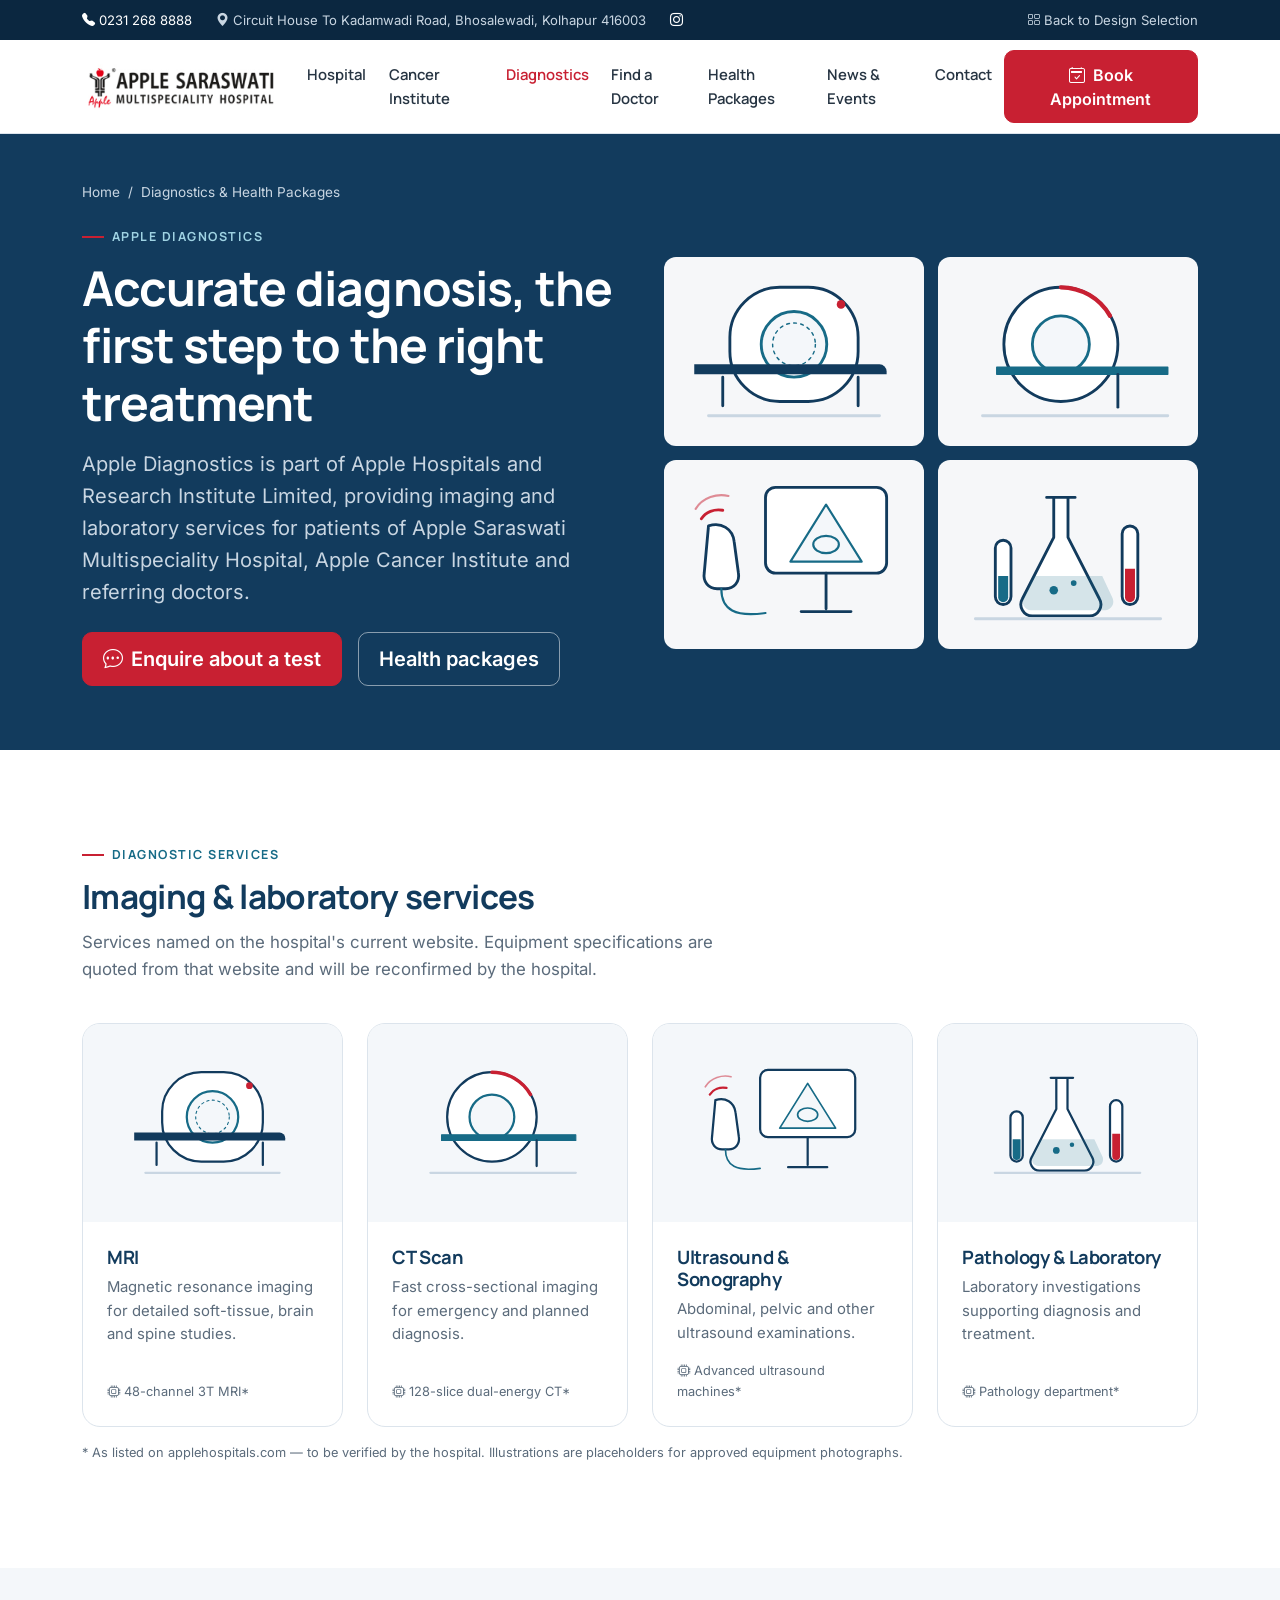
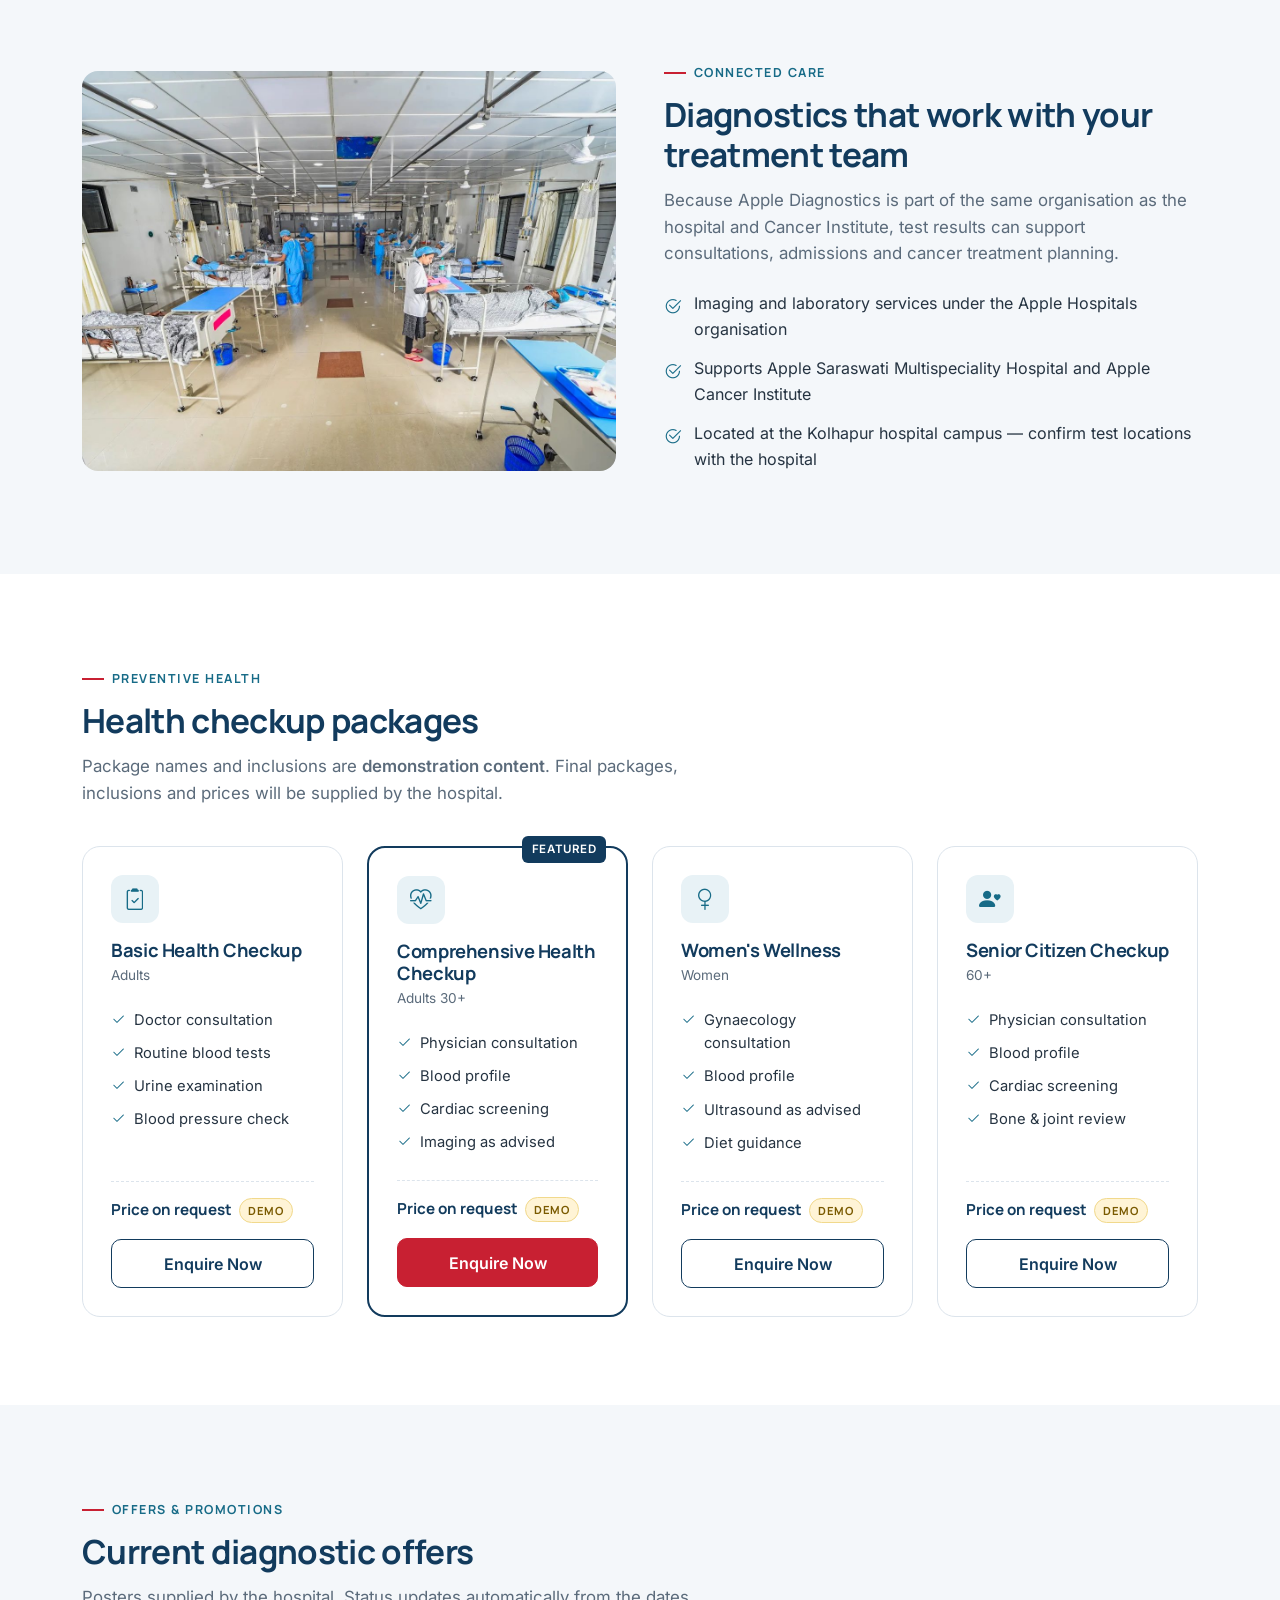
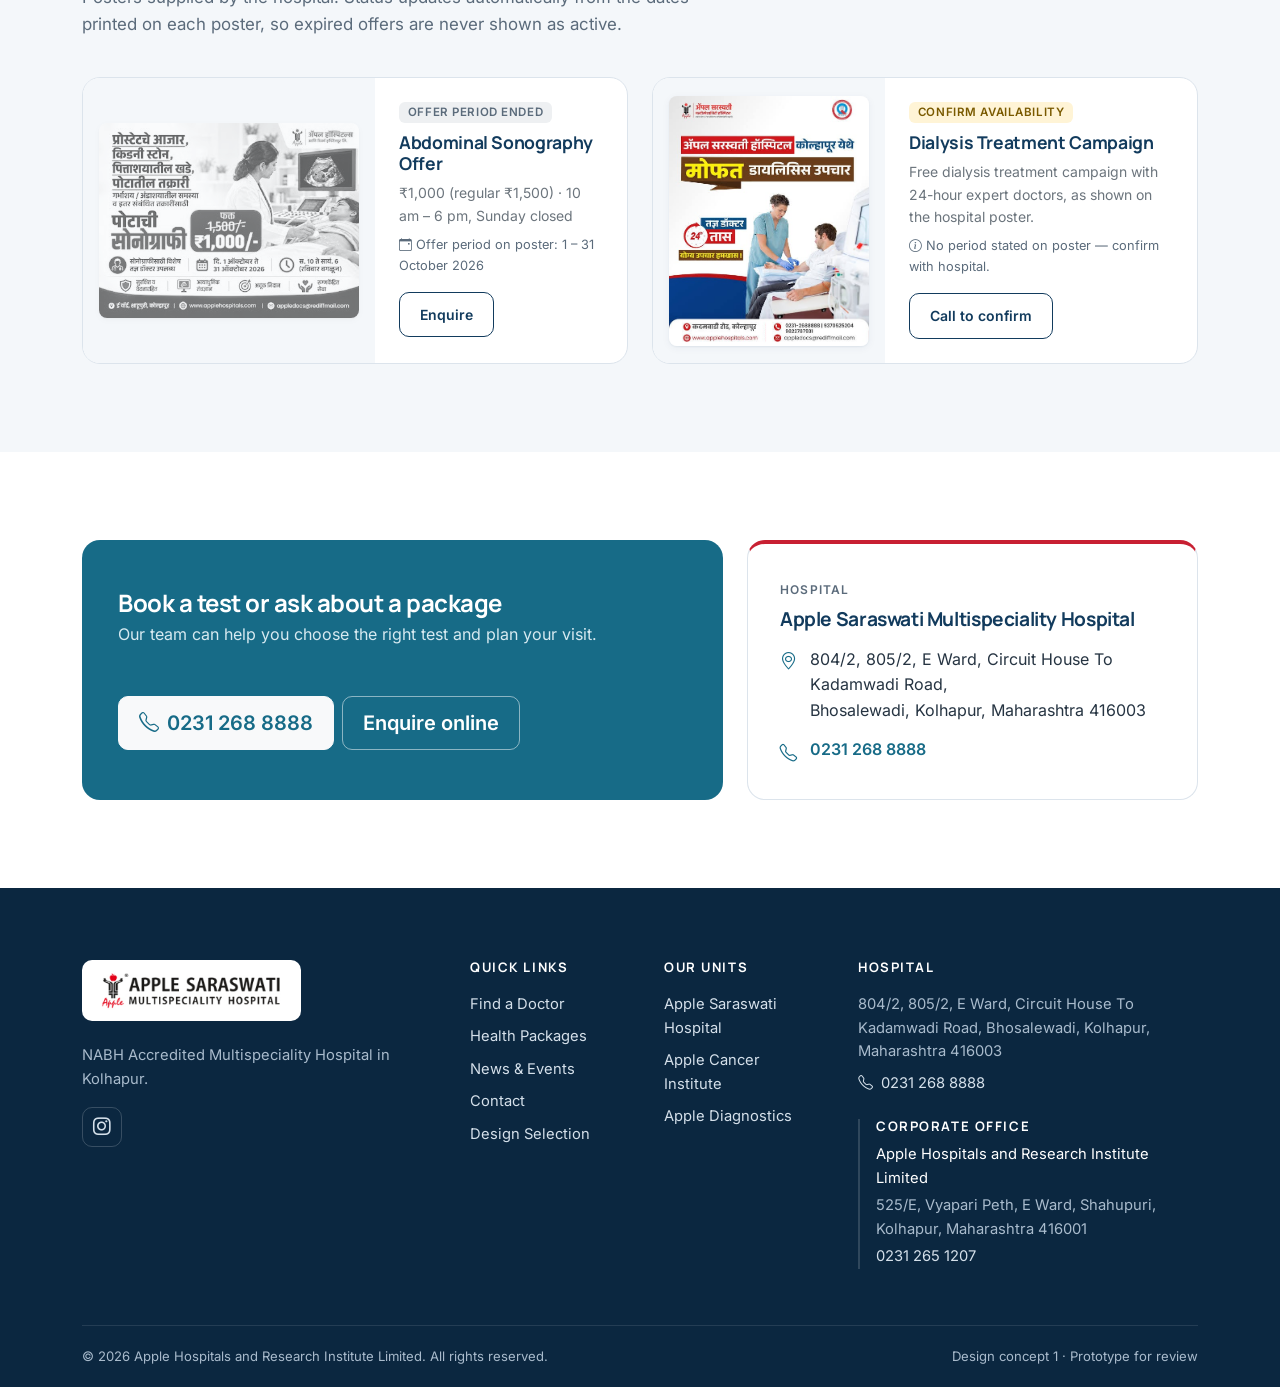
<file: option-1/diagnostics.html>
<!doctype html>
<html lang="en">
<head>
  <meta charset="utf-8">
  <meta name="viewport" content="width=device-width, initial-scale=1">
  <title>Diagnostics &amp; Health Packages | Apple Hospitals, Kolhapur</title>
  <meta name="description" content="Apple Diagnostics imaging, laboratory services and health checkup packages. Design concept 1 (prototype).">
  <link rel="icon" type="image/png" href="../assets/icons/favicon.png">
  <link rel="stylesheet" href="../assets/vendor/bootstrap/bootstrap.min.css">
  <link rel="stylesheet" href="../assets/vendor/bootstrap-icons/bootstrap-icons.min.css">
  <link rel="stylesheet" href="css/style.css">
  <script>document.documentElement.classList.add("js");</script>
</head>
<body class="o1">
<a class="skip-link" href="#main">Skip to main content</a>

<!-- Contact strip -->
<div class="topbar">
  <div class="container">
    <a href="tel:+912312688888"><i class="bi bi-telephone-fill me-1" aria-hidden="true"></i>0231 268 8888</a>
    <span class="addr d-none d-md-inline"><i class="bi bi-geo-alt-fill me-1" aria-hidden="true"></i>Circuit House To Kadamwadi Road, Bhosalewadi, Kolhapur 416003</span>
    <a class="d-none d-sm-inline" href="https://www.instagram.com/apple_saraswati/?hl=en" target="_blank" rel="noopener" aria-label="Apple Saraswati on Instagram (opens in new tab)"><i class="bi bi-instagram" aria-hidden="true"></i></a>
    <a class="back-link" href="../index.html"><i class="bi bi-grid me-1" aria-hidden="true"></i>Back to Design Selection</a>
  </div>
</div>

<!-- Header -->
<header class="site-header">
  <nav class="navbar navbar-expand-xl" aria-label="Main navigation">
    <div class="container">
      <a class="navbar-brand" href="index.html" aria-label="Apple Saraswati Multispeciality Hospital — Home">
        <img src="../assets/icons/apple-saraswati-logo-horizontal.png" alt="Apple Saraswati Multispeciality Hospital" width="266" height="56">
      </a>
      <button class="navbar-toggler" type="button" data-bs-toggle="collapse" data-bs-target="#mainNav" aria-controls="mainNav" aria-expanded="false" aria-label="Toggle navigation">
        <i class="bi bi-list fs-4" aria-hidden="true"></i>
      </button>
      <div class="collapse navbar-collapse" id="mainNav">
        <ul class="navbar-nav mx-auto mb-2 mb-xl-0">
          <li class="nav-item"><a class="nav-link" href="index.html#hospital">Hospital</a></li>
          <li class="nav-item"><a class="nav-link" href="index.html#cancer">Cancer Institute</a></li>
          <li class="nav-item"><a class="nav-link active" aria-current="page" href="diagnostics.html">Diagnostics</a></li>
          <li class="nav-item"><a class="nav-link" href="doctors.html">Find a Doctor</a></li>
          <li class="nav-item"><a class="nav-link" href="diagnostics.html#packages">Health Packages</a></li>
          <li class="nav-item"><a class="nav-link" href="index.html#news">News &amp; Events</a></li>
          <li class="nav-item"><a class="nav-link" href="index.html#contact">Contact</a></li>
        </ul>
        <button type="button" class="btn btn-brand" data-proto="appointment"><i class="bi bi-calendar2-check me-2" aria-hidden="true"></i>Book Appointment</button>
      </div>
    </div>
  </nav>
</header>

<main id="main">
  <section class="diag-hero" aria-labelledby="pageTitle">
    <div class="container">
      <nav aria-label="Breadcrumb"><ol class="breadcrumb">
        <li class="breadcrumb-item"><a href="index.html">Home</a></li>
        <li class="breadcrumb-item active" aria-current="page">Diagnostics &amp; Health Packages</li>
      </ol></nav>
      <div class="row g-4 g-lg-5 align-items-center">
        <div class="col-lg-6">
          <span class="eyebrow" style="color:#9fd3e3">Apple Diagnostics</span>
          <h1 id="pageTitle" class="display-5 fw-bold">Accurate diagnosis, the first step to the right treatment</h1>
          <p class="fs-5 mt-3">Apple Diagnostics is part of Apple Hospitals and Research Institute Limited, providing imaging and laboratory services for patients of Apple Saraswati Multispeciality Hospital, Apple Cancer Institute and referring doctors.</p>
          <div class="d-flex flex-wrap gap-3 mt-4">
            <button type="button" class="btn btn-brand btn-lg" data-proto="enquiry"><i class="bi bi-chat-dots me-2" aria-hidden="true"></i>Enquire about a test</button>
            <a class="btn btn-outline-light-soft btn-lg" href="#packages">Health packages</a>
          </div>
        </div>
        <div class="col-lg-6">
          <div class="art-grid" aria-hidden="true">
            <div><img src="../assets/icons/illustrations/mri.svg" alt="" width="320" height="220"></div>
            <div><img src="../assets/icons/illustrations/ct.svg" alt="" width="320" height="220"></div>
            <div><img src="../assets/icons/illustrations/ultrasound.svg" alt="" width="320" height="220"></div>
            <div><img src="../assets/icons/illustrations/laboratory.svg" alt="" width="320" height="220"></div>
          </div>
        </div>
      </div>
    </div>
  </section>

  <section class="section" aria-labelledby="svcTitle">
    <div class="container">
      <div class="section-head">
        <div>
          <span class="eyebrow">Diagnostic Services</span>
          <h2 class="section-title" id="svcTitle">Imaging &amp; laboratory services</h2>
          <p class="section-lead mb-0">Services named on the hospital's current website. Equipment specifications are quoted from that website and will be reconfirmed by the hospital.</p>
        </div>
      </div>
      <div class="row g-4">
        <div class="col-md-6 col-xl-3 reveal"><article class="modality"><div class="art"><img src="../assets/icons/illustrations/mri.svg" alt="" width="320" height="220" loading="lazy"></div><div class="body"><h3>MRI</h3><p>Magnetic resonance imaging for detailed soft-tissue, brain and spine studies.</p><span class="verify-note"><i class="bi bi-cpu me-1" aria-hidden="true"></i>48-channel 3T MRI*</span></div></article></div>
        <div class="col-md-6 col-xl-3 reveal"><article class="modality"><div class="art"><img src="../assets/icons/illustrations/ct.svg" alt="" width="320" height="220" loading="lazy"></div><div class="body"><h3>CT Scan</h3><p>Fast cross-sectional imaging for emergency and planned diagnosis.</p><span class="verify-note"><i class="bi bi-cpu me-1" aria-hidden="true"></i>128-slice dual-energy CT*</span></div></article></div>
        <div class="col-md-6 col-xl-3 reveal"><article class="modality"><div class="art"><img src="../assets/icons/illustrations/ultrasound.svg" alt="" width="320" height="220" loading="lazy"></div><div class="body"><h3>Ultrasound &amp; Sonography</h3><p>Abdominal, pelvic and other ultrasound examinations.</p><span class="verify-note"><i class="bi bi-cpu me-1" aria-hidden="true"></i>Advanced ultrasound machines*</span></div></article></div>
        <div class="col-md-6 col-xl-3 reveal"><article class="modality"><div class="art"><img src="../assets/icons/illustrations/laboratory.svg" alt="" width="320" height="220" loading="lazy"></div><div class="body"><h3>Pathology &amp; Laboratory</h3><p>Laboratory investigations supporting diagnosis and treatment.</p><span class="verify-note"><i class="bi bi-cpu me-1" aria-hidden="true"></i>Pathology department*</span></div></article></div>
      </div>
      <p class="verify-note mt-3">* As listed on applehospitals.com — to be verified by the hospital. Illustrations are placeholders for approved equipment photographs.</p>
    </div>
  </section>

  <section class="section bg-soft" aria-labelledby="whyTitle">
    <div class="container">
      <div class="row g-4 g-lg-5 align-items-center">
        <div class="col-lg-6">
          <div class="rounded-4 overflow-hidden" style="aspect-ratio:4/3"><img src="../assets/images/hospital-ward.jpg" alt="Inpatient ward at Apple Saraswati Multispeciality Hospital" class="w-100 h-100" style="object-fit:cover" loading="lazy" width="1360" height="908"></div>
        </div>
        <div class="col-lg-6">
          <span class="eyebrow">Connected Care</span>
          <h2 class="section-title" id="whyTitle">Diagnostics that work with your treatment team</h2>
          <p class="section-lead">Because Apple Diagnostics is part of the same organisation as the hospital and Cancer Institute, test results can support consultations, admissions and cancer treatment planning.</p>
          <ul class="list-unstyled mt-4 mb-0">
            <li class="contact-line"><i class="bi bi-check2-circle" aria-hidden="true"></i><span>Imaging and laboratory services under the Apple Hospitals organisation</span></li>
            <li class="contact-line"><i class="bi bi-check2-circle" aria-hidden="true"></i><span>Supports Apple Saraswati Multispeciality Hospital and Apple Cancer Institute</span></li>
            <li class="contact-line"><i class="bi bi-check2-circle" aria-hidden="true"></i><span>Located at the Kolhapur hospital campus — confirm test locations with the hospital</span></li>
          </ul>
        </div>
      </div>
    </div>
  </section>

  <section class="section" id="packages" aria-labelledby="pkgTitle">
    <div class="container">
      <div class="section-head">
        <div>
          <span class="eyebrow">Preventive Health</span>
          <h2 class="section-title" id="pkgTitle">Health checkup packages</h2>
          <p class="section-lead mb-0">Package names and inclusions are <strong>demonstration content</strong>. Final packages, inclusions and prices will be supplied by the hospital.</p>
        </div>
      </div>
      <div class="row g-4">
        <div class="col-md-6 col-xl-3 reveal"><article class="pkg-card"><span class="ico"><i class="bi bi-clipboard2-check" aria-hidden="true"></i></span><h3>Basic Health Checkup</h3><span class="for">Adults</span><ul><li><i class="bi bi-check2" aria-hidden="true"></i>Doctor consultation</li><li><i class="bi bi-check2" aria-hidden="true"></i>Routine blood tests</li><li><i class="bi bi-check2" aria-hidden="true"></i>Urine examination</li><li><i class="bi bi-check2" aria-hidden="true"></i>Blood pressure check</li></ul><div class="price">Price on request <span class="demo-badge ms-1">Demo</span></div><button type="button" class="btn btn-outline-navy w-100" data-proto="package">Enquire Now</button></article></div>
        <div class="col-md-6 col-xl-3 reveal"><article class="pkg-card featured"><span class="ribbon">Featured</span><span class="ico"><i class="bi bi-heart-pulse" aria-hidden="true"></i></span><h3>Comprehensive Health Checkup</h3><span class="for">Adults 30+</span><ul><li><i class="bi bi-check2" aria-hidden="true"></i>Physician consultation</li><li><i class="bi bi-check2" aria-hidden="true"></i>Blood profile</li><li><i class="bi bi-check2" aria-hidden="true"></i>Cardiac screening</li><li><i class="bi bi-check2" aria-hidden="true"></i>Imaging as advised</li></ul><div class="price">Price on request <span class="demo-badge ms-1">Demo</span></div><button type="button" class="btn btn-brand w-100" data-proto="package">Enquire Now</button></article></div>
        <div class="col-md-6 col-xl-3 reveal"><article class="pkg-card"><span class="ico"><i class="bi bi-gender-female" aria-hidden="true"></i></span><h3>Women's Wellness</h3><span class="for">Women</span><ul><li><i class="bi bi-check2" aria-hidden="true"></i>Gynaecology consultation</li><li><i class="bi bi-check2" aria-hidden="true"></i>Blood profile</li><li><i class="bi bi-check2" aria-hidden="true"></i>Ultrasound as advised</li><li><i class="bi bi-check2" aria-hidden="true"></i>Diet guidance</li></ul><div class="price">Price on request <span class="demo-badge ms-1">Demo</span></div><button type="button" class="btn btn-outline-navy w-100" data-proto="package">Enquire Now</button></article></div>
        <div class="col-md-6 col-xl-3 reveal"><article class="pkg-card"><span class="ico"><i class="bi bi-person-heart" aria-hidden="true"></i></span><h3>Senior Citizen Checkup</h3><span class="for">60+</span><ul><li><i class="bi bi-check2" aria-hidden="true"></i>Physician consultation</li><li><i class="bi bi-check2" aria-hidden="true"></i>Blood profile</li><li><i class="bi bi-check2" aria-hidden="true"></i>Cardiac screening</li><li><i class="bi bi-check2" aria-hidden="true"></i>Bone &amp; joint review</li></ul><div class="price">Price on request <span class="demo-badge ms-1">Demo</span></div><button type="button" class="btn btn-outline-navy w-100" data-proto="package">Enquire Now</button></article></div>
      </div>
    </div>
  </section>

  <section class="section bg-soft" aria-labelledby="offerTitle">
    <div class="container">
      <div class="section-head">
        <div>
          <span class="eyebrow">Offers &amp; Promotions</span>
          <h2 class="section-title" id="offerTitle">Current diagnostic offers</h2>
          <p class="section-lead mb-0">Posters supplied by the hospital. Status updates automatically from the dates printed on each poster, so expired offers are never shown as active.</p>
        </div>
      </div>
      <div class="row g-4">
        <div class="col-lg-6">
          <article class="offer-card flex-md-row" data-offer-id="sonography">
            <div class="poster flex-md-shrink-0" style="max-width:100%"><img src="../assets/images/offer-sonography-oct-2026.jpg" alt="Marathi poster: abdominal sonography offer, ₹1,000 instead of ₹1,500, 1 to 31 October 2026" loading="lazy" width="407" height="305" style="max-width:260px;height:auto"></div>
            <div class="body">
              <div class="mb-2"><span class="status-badge status-unknown">Checking…</span></div>
              <h3>Abdominal Sonography Offer</h3>
              <p class="text-secondary small mb-2">₹1,000 (regular ₹1,500) · 10 am – 6 pm, Sunday closed</p>
              <p class="verify-note mb-3"><i class="bi bi-calendar-event me-1" aria-hidden="true"></i>Offer period on poster: 1 – 31 October 2026</p>
              <button type="button" class="btn btn-outline-navy btn-sm align-self-start" data-proto="enquiry">Enquire</button>
            </div>
          </article>
        </div>
        <div class="col-lg-6">
          <article class="offer-card flex-md-row" data-offer-id="dialysis">
            <div class="poster flex-md-shrink-0"><img src="../assets/images/campaign-dialysis.jpg" alt="Marathi poster: free dialysis treatment at Apple Saraswati Hospital, Kolhapur, with expert doctors 24 hours" loading="lazy" width="495" height="619" style="max-width:200px;height:auto"></div>
            <div class="body">
              <div class="mb-2"><span class="status-badge status-unknown">Confirm availability</span></div>
              <h3>Dialysis Treatment Campaign</h3>
              <p class="text-secondary small mb-2">Free dialysis treatment campaign with 24-hour expert doctors, as shown on the hospital poster.</p>
              <p class="verify-note mb-3"><i class="bi bi-info-circle me-1" aria-hidden="true"></i>No period stated on poster — confirm with hospital.</p>
              <a class="btn btn-outline-navy btn-sm align-self-start" href="tel:+912312688888">Call to confirm</a>
            </div>
          </article>
        </div>
      </div>
    </div>
  </section>

  <section class="section" aria-labelledby="ctaTitle">
    <div class="container">
      <div class="row g-4 align-items-stretch">
        <div class="col-lg-7">
          <div class="cta-band h-100">
            <div>
              <h2 id="ctaTitle">Book a test or ask about a package</h2>
              <p>Our team can help you choose the right test and plan your visit.</p>
            </div>
            <div class="d-flex flex-wrap gap-2">
              <a class="btn btn-light btn-lg fw-semibold" href="tel:+912312688888"><i class="bi bi-telephone me-2" aria-hidden="true"></i>0231 268 8888</a>
              <button type="button" class="btn btn-outline-light-soft btn-lg" data-proto="enquiry">Enquire online</button>
            </div>
          </div>
        </div>
        <div class="col-lg-5">
          <div class="contact-card primary">
            <span class="label">Hospital</span>
            <h3>Apple Saraswati Multispeciality Hospital</h3>
            <div class="contact-line"><i class="bi bi-geo-alt" aria-hidden="true"></i><address class="mb-0">804/2, 805/2, E Ward, Circuit House To Kadamwadi Road,<br>Bhosalewadi, Kolhapur, Maharashtra 416003</address></div>
            <div class="contact-line mb-0"><i class="bi bi-telephone" aria-hidden="true"></i><a href="tel:+912312688888">0231 268 8888</a></div>
          </div>
        </div>
      </div>
    </div>
  </section>

</main>

<!-- Footer -->
<footer class="site-footer">
  <div class="container">
    <div class="row g-4 g-lg-5">
      <div class="col-lg-4">
        <a href="index.html" class="footer-logo" aria-label="Apple Saraswati Multispeciality Hospital — Home"><img src="../assets/icons/apple-saraswati-logo-horizontal.png" alt="Apple Saraswati Multispeciality Hospital" width="266" height="56"></a>
        <p class="mt-3 mb-3">NABH Accredited Multispeciality Hospital in Kolhapur.</p>
        <div class="social"><a href="https://www.instagram.com/apple_saraswati/?hl=en" target="_blank" rel="noopener" aria-label="Instagram (opens in new tab)"><i class="bi bi-instagram" aria-hidden="true"></i></a></div>
      </div>
      <div class="col-6 col-md-4 col-lg-2">
        <h2>Quick links</h2>
        <ul>
          <li><a href="doctors.html">Find a Doctor</a></li>
          <li><a href="diagnostics.html#packages">Health Packages</a></li>
          <li><a href="index.html#news">News &amp; Events</a></li>
          <li><a href="index.html#contact">Contact</a></li>
          <li><a href="../index.html">Design Selection</a></li>
        </ul>
      </div>
      <div class="col-6 col-md-4 col-lg-2">
        <h2>Our units</h2>
        <ul>
          <li><a href="index.html#hospital">Apple Saraswati Hospital</a></li>
          <li><a href="index.html#cancer">Apple Cancer Institute</a></li>
          <li><a href="diagnostics.html">Apple Diagnostics</a></li>
        </ul>
      </div>
      <div class="col-md-4 col-lg-4">
        <h2>Hospital</h2>
        <address class="mb-2">804/2, 805/2, E Ward, Circuit House To Kadamwadi Road, Bhosalewadi, Kolhapur, Maharashtra 416003</address>
        <p class="mb-4"><a href="tel:+912312688888"><i class="bi bi-telephone me-2" aria-hidden="true"></i>0231 268 8888</a></p>
        <div class="corp-block">
          <h2 class="mb-2">Corporate office</h2>
          <p class="mb-1 text-white">Apple Hospitals and Research Institute Limited</p>
          <address class="mb-1">525/E, Vyapari Peth, E Ward, Shahupuri, Kolhapur, Maharashtra 416001</address>
          <a href="tel:+912312651207">0231 265 1207</a>
        </div>
      </div>
    </div>
    <div class="footer-bottom">
      <span>© <span data-year>2026</span> Apple Hospitals and Research Institute Limited. All rights reserved.</span>
      <span>Design concept 1 · Prototype for review</span>
    </div>
  </div>
</footer>

<!-- Mobile call bar -->
<div class="mobile-callbar">
  <a class="btn btn-outline-navy" href="tel:+912312688888"><i class="bi bi-telephone me-1" aria-hidden="true"></i>Call</a>
  <a class="btn btn-outline-navy" href="doctors.html"><i class="bi bi-search me-1" aria-hidden="true"></i>Doctors</a>
  <button type="button" class="btn btn-brand" data-proto="appointment"><i class="bi bi-calendar2-check me-1" aria-hidden="true"></i>Book</button>
</div>

<!-- Prototype modal -->
<div class="modal fade" id="protoModal" tabindex="-1" aria-labelledby="protoModalLabel" aria-hidden="true">
  <div class="modal-dialog modal-dialog-centered">
    <div class="modal-content">
      <div class="modal-header">
        <h2 class="modal-title h5" id="protoModalLabel">Prototype</h2>
        <button type="button" class="btn-close" data-bs-dismiss="modal" aria-label="Close"></button>
      </div>
      <div class="modal-body">
        <div class="demo-banner mb-3"><i class="bi bi-info-circle" aria-hidden="true"></i><span>Design prototype — no data is sent or stored.</span></div>
        <div id="protoModalBody"></div>
      </div>
    </div>
  </div>
</div>

<script src="../assets/vendor/bootstrap/bootstrap.bundle.min.js"></script>
<script src="../assets/js/site-data.js"></script>
<script src="js/main.js"></script>
</body>
</html>
</file>
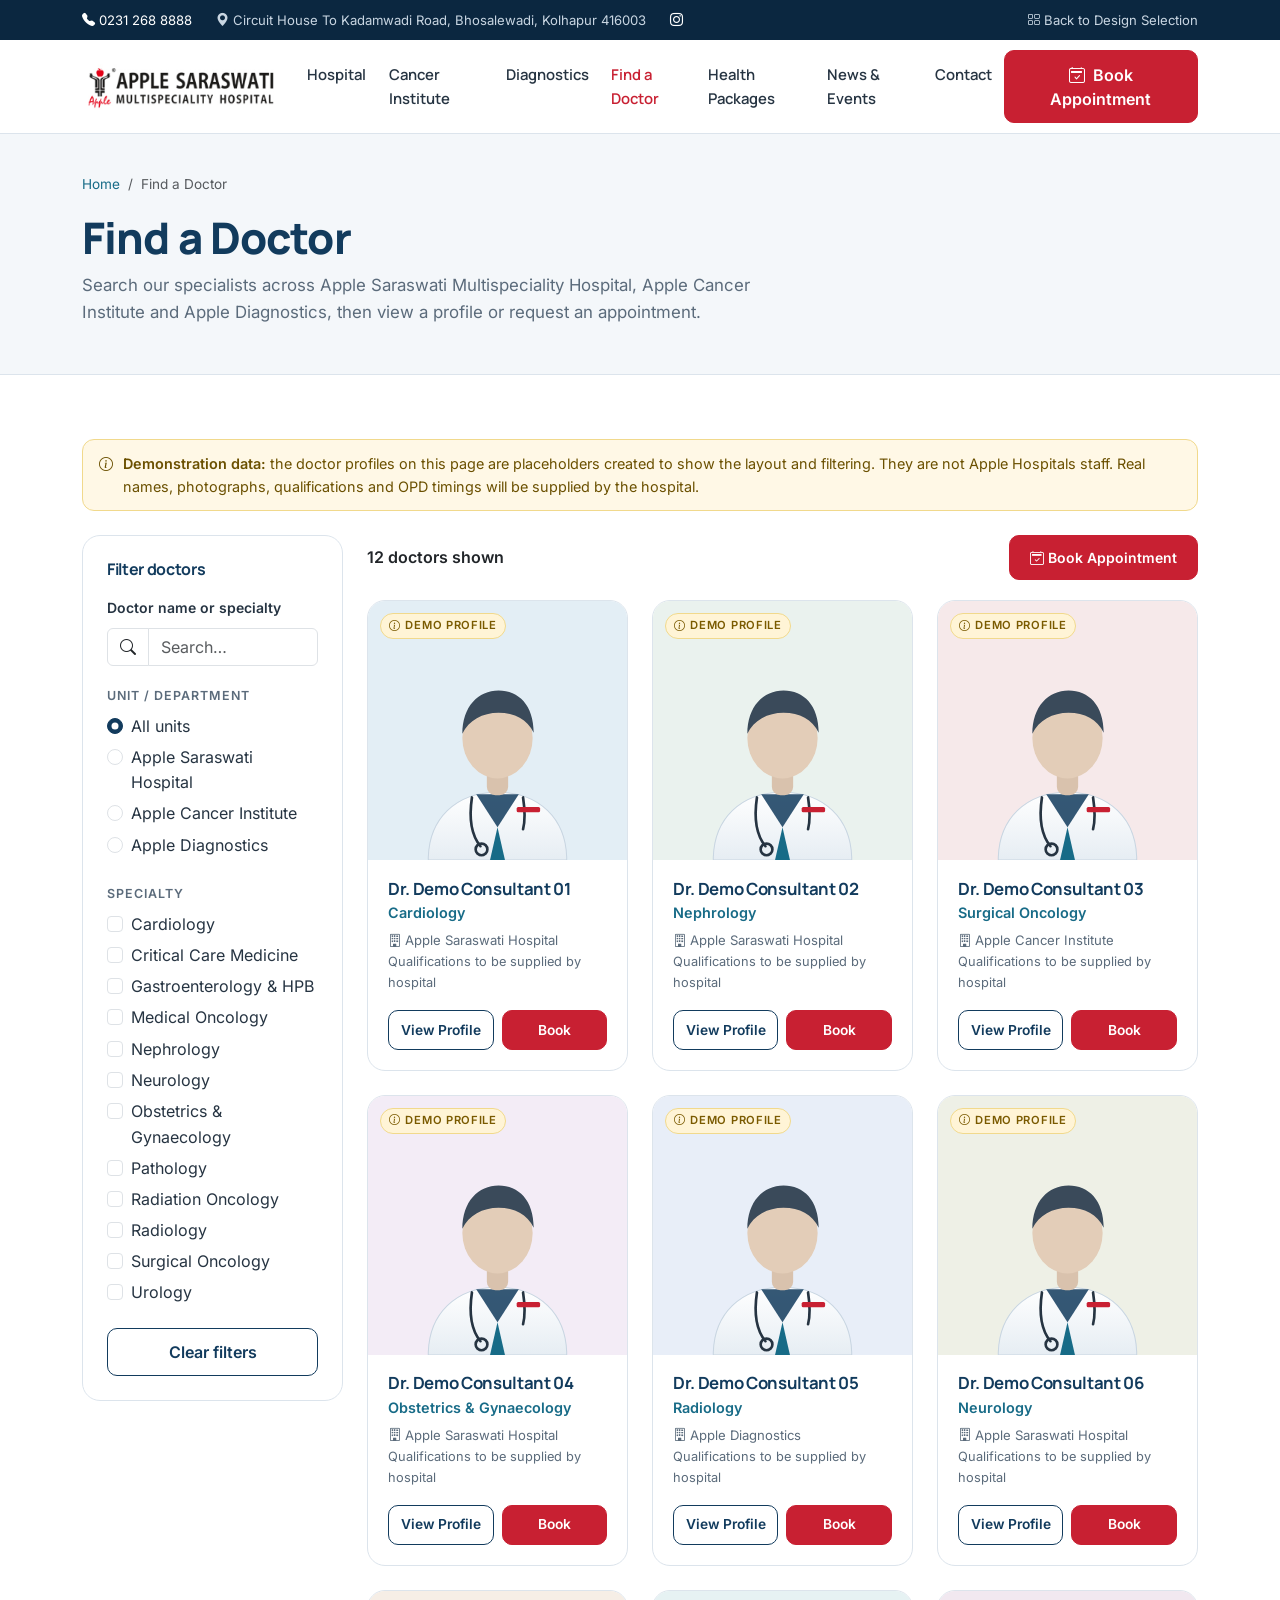
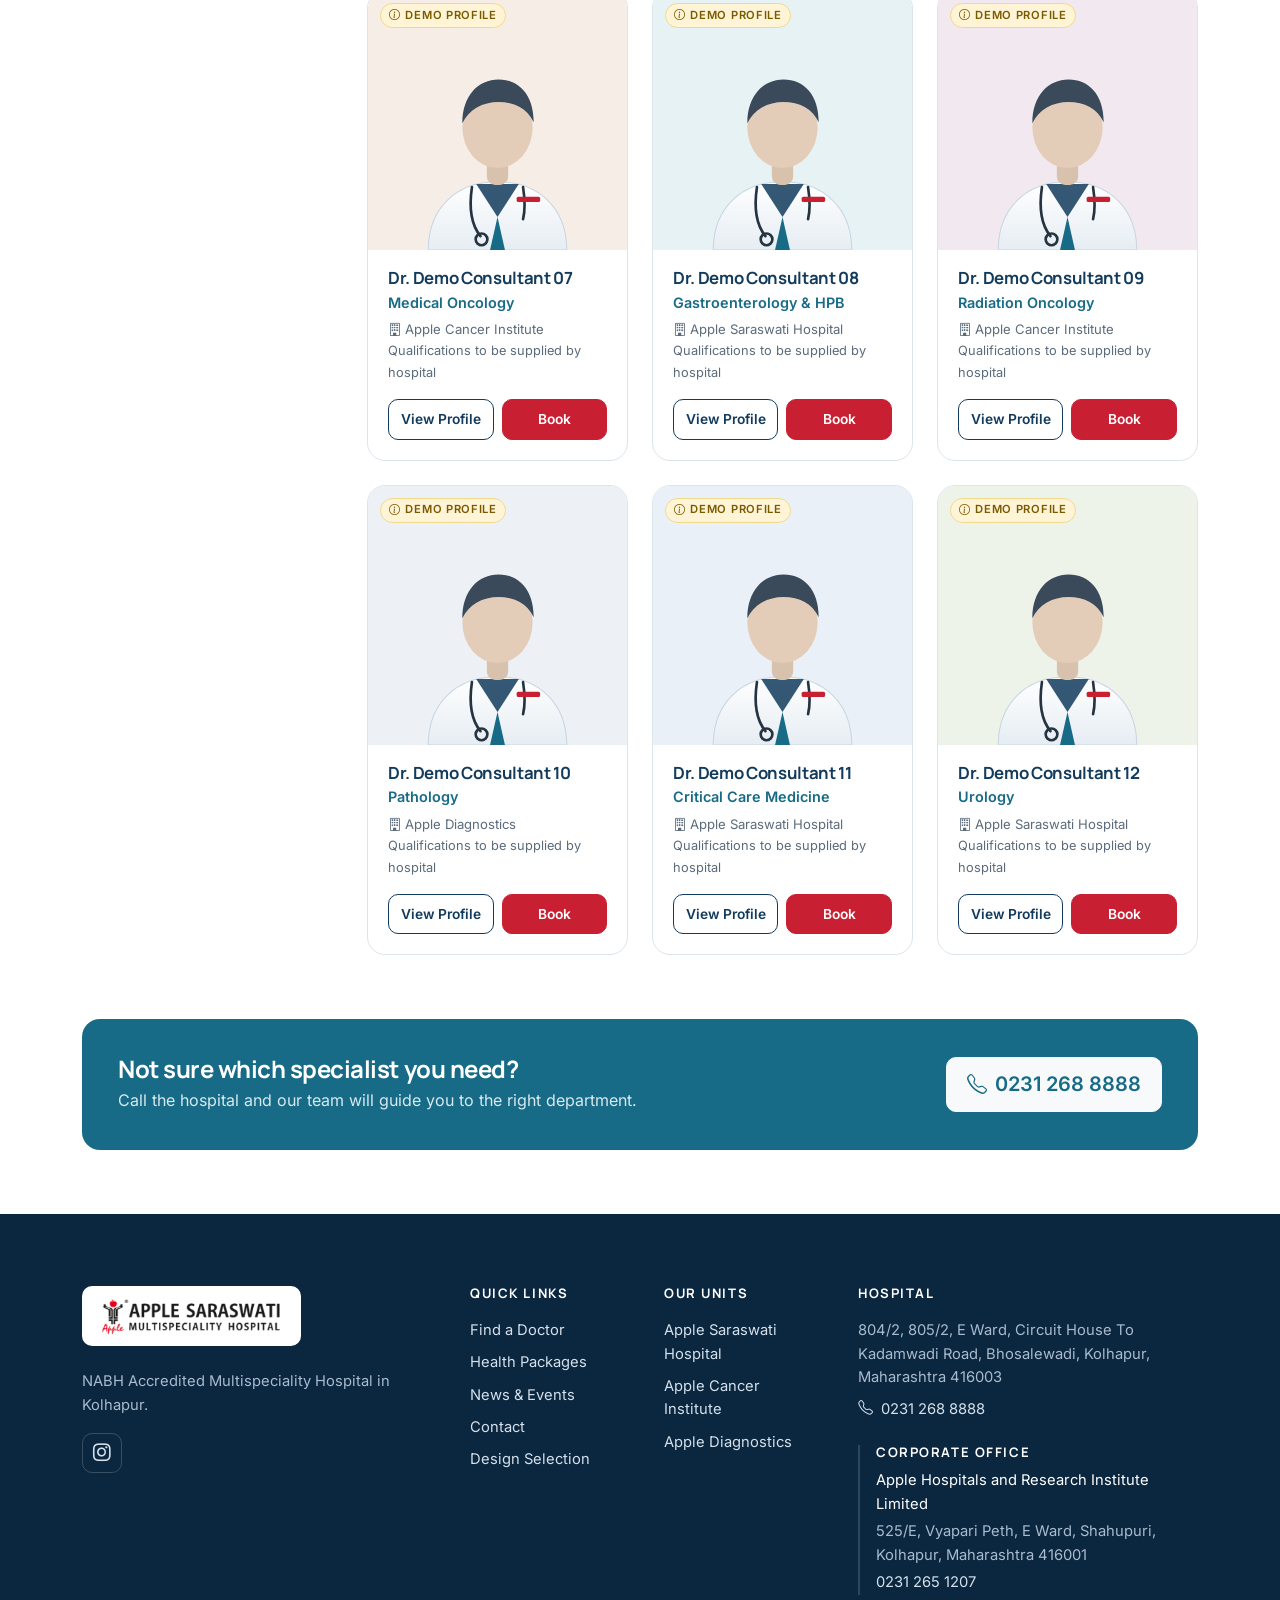
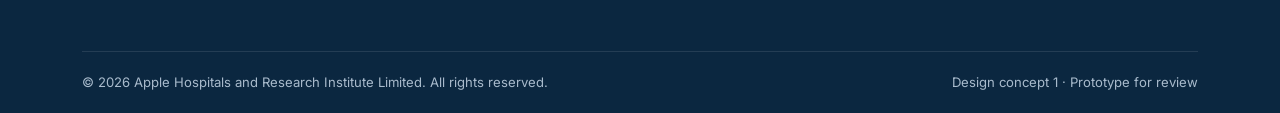
<file: option-1/doctors.html>
<!doctype html>
<html lang="en">
<head>
  <meta charset="utf-8">
  <meta name="viewport" content="width=device-width, initial-scale=1">
  <title>Find a Doctor | Apple Saraswati Multispeciality Hospital, Kolhapur</title>
  <meta name="description" content="Find a doctor at Apple Saraswati Multispeciality Hospital, Apple Cancer Institute and Apple Diagnostics. Design concept 1 (prototype).">
  <link rel="icon" type="image/png" href="../assets/icons/favicon.png">
  <link rel="stylesheet" href="../assets/vendor/bootstrap/bootstrap.min.css">
  <link rel="stylesheet" href="../assets/vendor/bootstrap-icons/bootstrap-icons.min.css">
  <link rel="stylesheet" href="css/style.css">
  <script>document.documentElement.classList.add("js");</script>
</head>
<body class="o1">
<a class="skip-link" href="#main">Skip to main content</a>

<!-- Contact strip -->
<div class="topbar">
  <div class="container">
    <a href="tel:+912312688888"><i class="bi bi-telephone-fill me-1" aria-hidden="true"></i>0231 268 8888</a>
    <span class="addr d-none d-md-inline"><i class="bi bi-geo-alt-fill me-1" aria-hidden="true"></i>Circuit House To Kadamwadi Road, Bhosalewadi, Kolhapur 416003</span>
    <a class="d-none d-sm-inline" href="https://www.instagram.com/apple_saraswati/?hl=en" target="_blank" rel="noopener" aria-label="Apple Saraswati on Instagram (opens in new tab)"><i class="bi bi-instagram" aria-hidden="true"></i></a>
    <a class="back-link" href="../index.html"><i class="bi bi-grid me-1" aria-hidden="true"></i>Back to Design Selection</a>
  </div>
</div>

<!-- Header -->
<header class="site-header">
  <nav class="navbar navbar-expand-xl" aria-label="Main navigation">
    <div class="container">
      <a class="navbar-brand" href="index.html" aria-label="Apple Saraswati Multispeciality Hospital — Home">
        <img src="../assets/icons/apple-saraswati-logo-horizontal.png" alt="Apple Saraswati Multispeciality Hospital" width="266" height="56">
      </a>
      <button class="navbar-toggler" type="button" data-bs-toggle="collapse" data-bs-target="#mainNav" aria-controls="mainNav" aria-expanded="false" aria-label="Toggle navigation">
        <i class="bi bi-list fs-4" aria-hidden="true"></i>
      </button>
      <div class="collapse navbar-collapse" id="mainNav">
        <ul class="navbar-nav mx-auto mb-2 mb-xl-0">
          <li class="nav-item"><a class="nav-link" href="index.html#hospital">Hospital</a></li>
          <li class="nav-item"><a class="nav-link" href="index.html#cancer">Cancer Institute</a></li>
          <li class="nav-item"><a class="nav-link" href="diagnostics.html">Diagnostics</a></li>
          <li class="nav-item"><a class="nav-link active" aria-current="page" href="doctors.html">Find a Doctor</a></li>
          <li class="nav-item"><a class="nav-link" href="diagnostics.html#packages">Health Packages</a></li>
          <li class="nav-item"><a class="nav-link" href="index.html#news">News &amp; Events</a></li>
          <li class="nav-item"><a class="nav-link" href="index.html#contact">Contact</a></li>
        </ul>
        <button type="button" class="btn btn-brand" data-proto="appointment"><i class="bi bi-calendar2-check me-2" aria-hidden="true"></i>Book Appointment</button>
      </div>
    </div>
  </nav>
</header>

<main id="main">
  <section class="page-head" aria-labelledby="pageTitle">
    <div class="container">
      <nav aria-label="Breadcrumb"><ol class="breadcrumb">
        <li class="breadcrumb-item"><a href="index.html">Home</a></li>
        <li class="breadcrumb-item active" aria-current="page">Find a Doctor</li>
      </ol></nav>
      <h1 id="pageTitle">Find a Doctor</h1>
      <p>Search our specialists across Apple Saraswati Multispeciality Hospital, Apple Cancer Institute and Apple Diagnostics, then view a profile or request an appointment.</p>
    </div>
  </section>

  <section class="section-sm">
    <div class="container">
      <div class="demo-banner mb-4"><i class="bi bi-info-circle" aria-hidden="true"></i><span><strong>Demonstration data:</strong> the doctor profiles on this page are placeholders created to show the layout and filtering. They are not Apple Hospitals staff. Real names, photographs, qualifications and OPD timings will be supplied by the hospital.</span></div>
      <div class="row g-4">
        <div class="col-lg-3">
          <form class="filter-panel" id="doctorFilterForm" role="search" aria-label="Filter doctors">
            <h2>Filter doctors</h2>
            <label class="form-label fw-semibold small" for="doctorSearch">Doctor name or specialty</label>
            <div class="input-group">
              <span class="input-group-text bg-white"><i class="bi bi-search" aria-hidden="true"></i></span>
              <input class="form-control" type="search" id="doctorSearch" placeholder="Search…" autocomplete="off">
            </div>
            <fieldset>
              <legend class="group-title">Unit / department</legend>
              <div class="form-check"><input class="form-check-input" type="radio" name="dept" id="deptAll" value="" checked><label class="form-check-label" for="deptAll">All units</label></div>
              <div class="form-check"><input class="form-check-input" type="radio" name="dept" id="deptHosp" value="Hospital"><label class="form-check-label" for="deptHosp">Apple Saraswati Hospital</label></div>
              <div class="form-check"><input class="form-check-input" type="radio" name="dept" id="deptCancer" value="Cancer Institute"><label class="form-check-label" for="deptCancer">Apple Cancer Institute</label></div>
              <div class="form-check"><input class="form-check-input" type="radio" name="dept" id="deptDiag" value="Diagnostics"><label class="form-check-label" for="deptDiag">Apple Diagnostics</label></div>
            </fieldset>
            <fieldset>
              <legend class="group-title">Specialty</legend>
              <div id="specialtyFilters"></div>
            </fieldset>
            <button type="button" class="btn btn-outline-navy w-100 mt-3" id="clearFilters">Clear filters</button>
          </form>
        </div>
        <div class="col-lg-9">
          <div class="result-bar">
            <p class="mb-0 fw-semibold text-body" id="resultCount" aria-live="polite"></p>
            <button type="button" class="btn btn-brand btn-sm" data-proto="appointment"><i class="bi bi-calendar2-check me-1" aria-hidden="true"></i>Book Appointment</button>
          </div>
          <div class="row g-4" id="doctorGrid"></div>
        </div>
      </div>
    </div>
  </section>

  <section class="section-sm pt-0">
    <div class="container">
      <div class="cta-band">
        <div>
          <h2>Not sure which specialist you need?</h2>
          <p>Call the hospital and our team will guide you to the right department.</p>
        </div>
        <a class="btn btn-light btn-lg fw-semibold" href="tel:+912312688888"><i class="bi bi-telephone me-2" aria-hidden="true"></i>0231 268 8888</a>
      </div>
    </div>
  </section>

</main>

<!-- Footer -->
<footer class="site-footer">
  <div class="container">
    <div class="row g-4 g-lg-5">
      <div class="col-lg-4">
        <a href="index.html" class="footer-logo" aria-label="Apple Saraswati Multispeciality Hospital — Home"><img src="../assets/icons/apple-saraswati-logo-horizontal.png" alt="Apple Saraswati Multispeciality Hospital" width="266" height="56"></a>
        <p class="mt-3 mb-3">NABH Accredited Multispeciality Hospital in Kolhapur.</p>
        <div class="social"><a href="https://www.instagram.com/apple_saraswati/?hl=en" target="_blank" rel="noopener" aria-label="Instagram (opens in new tab)"><i class="bi bi-instagram" aria-hidden="true"></i></a></div>
      </div>
      <div class="col-6 col-md-4 col-lg-2">
        <h2>Quick links</h2>
        <ul>
          <li><a href="doctors.html">Find a Doctor</a></li>
          <li><a href="diagnostics.html#packages">Health Packages</a></li>
          <li><a href="index.html#news">News &amp; Events</a></li>
          <li><a href="index.html#contact">Contact</a></li>
          <li><a href="../index.html">Design Selection</a></li>
        </ul>
      </div>
      <div class="col-6 col-md-4 col-lg-2">
        <h2>Our units</h2>
        <ul>
          <li><a href="index.html#hospital">Apple Saraswati Hospital</a></li>
          <li><a href="index.html#cancer">Apple Cancer Institute</a></li>
          <li><a href="diagnostics.html">Apple Diagnostics</a></li>
        </ul>
      </div>
      <div class="col-md-4 col-lg-4">
        <h2>Hospital</h2>
        <address class="mb-2">804/2, 805/2, E Ward, Circuit House To Kadamwadi Road, Bhosalewadi, Kolhapur, Maharashtra 416003</address>
        <p class="mb-4"><a href="tel:+912312688888"><i class="bi bi-telephone me-2" aria-hidden="true"></i>0231 268 8888</a></p>
        <div class="corp-block">
          <h2 class="mb-2">Corporate office</h2>
          <p class="mb-1 text-white">Apple Hospitals and Research Institute Limited</p>
          <address class="mb-1">525/E, Vyapari Peth, E Ward, Shahupuri, Kolhapur, Maharashtra 416001</address>
          <a href="tel:+912312651207">0231 265 1207</a>
        </div>
      </div>
    </div>
    <div class="footer-bottom">
      <span>© <span data-year>2026</span> Apple Hospitals and Research Institute Limited. All rights reserved.</span>
      <span>Design concept 1 · Prototype for review</span>
    </div>
  </div>
</footer>

<!-- Mobile call bar -->
<div class="mobile-callbar">
  <a class="btn btn-outline-navy" href="tel:+912312688888"><i class="bi bi-telephone me-1" aria-hidden="true"></i>Call</a>
  <a class="btn btn-outline-navy" href="doctors.html"><i class="bi bi-search me-1" aria-hidden="true"></i>Doctors</a>
  <button type="button" class="btn btn-brand" data-proto="appointment"><i class="bi bi-calendar2-check me-1" aria-hidden="true"></i>Book</button>
</div>

<!-- Prototype modal -->
<div class="modal fade" id="protoModal" tabindex="-1" aria-labelledby="protoModalLabel" aria-hidden="true">
  <div class="modal-dialog modal-dialog-centered">
    <div class="modal-content">
      <div class="modal-header">
        <h2 class="modal-title h5" id="protoModalLabel">Prototype</h2>
        <button type="button" class="btn-close" data-bs-dismiss="modal" aria-label="Close"></button>
      </div>
      <div class="modal-body">
        <div class="demo-banner mb-3"><i class="bi bi-info-circle" aria-hidden="true"></i><span>Design prototype — no data is sent or stored.</span></div>
        <div id="protoModalBody"></div>
      </div>
    </div>
  </div>
</div>

<script src="../assets/vendor/bootstrap/bootstrap.bundle.min.js"></script>
<script src="../assets/js/site-data.js"></script>
<script src="js/main.js"></script>
</body>
</html>
</file>
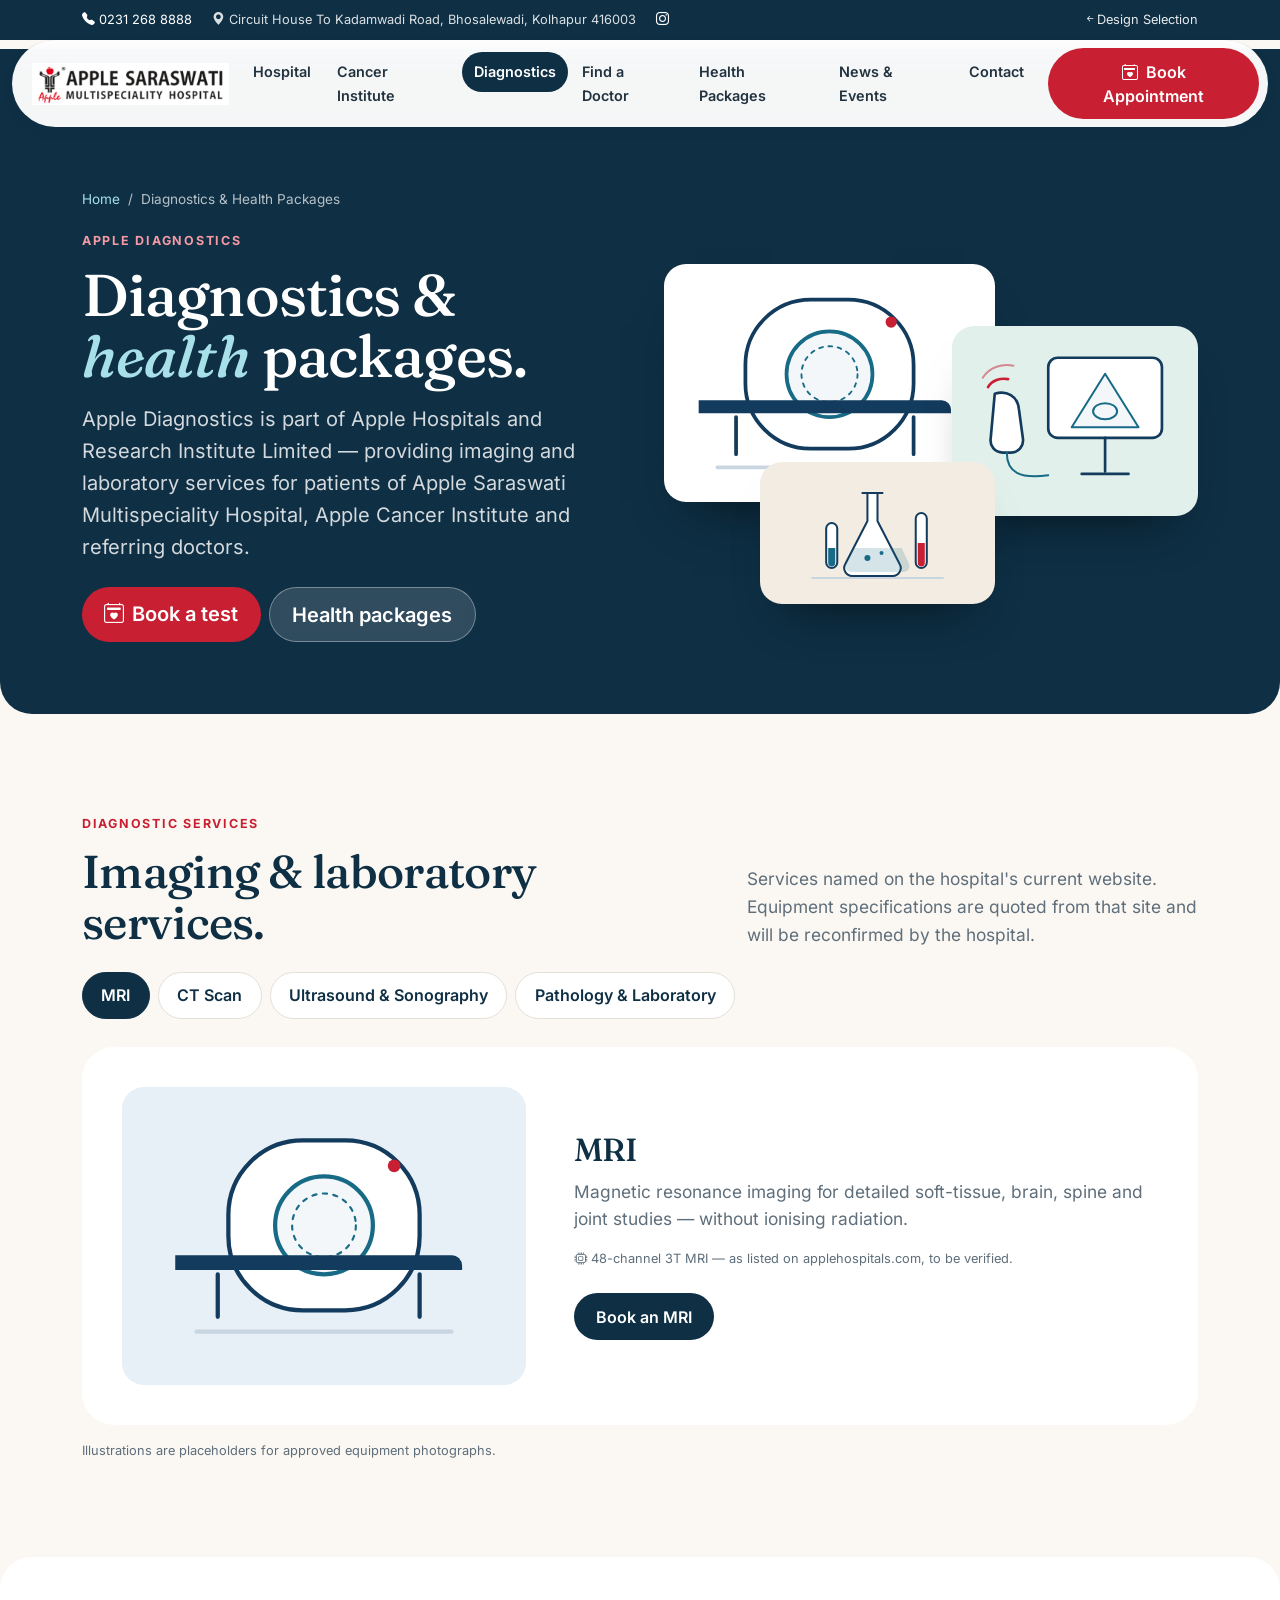
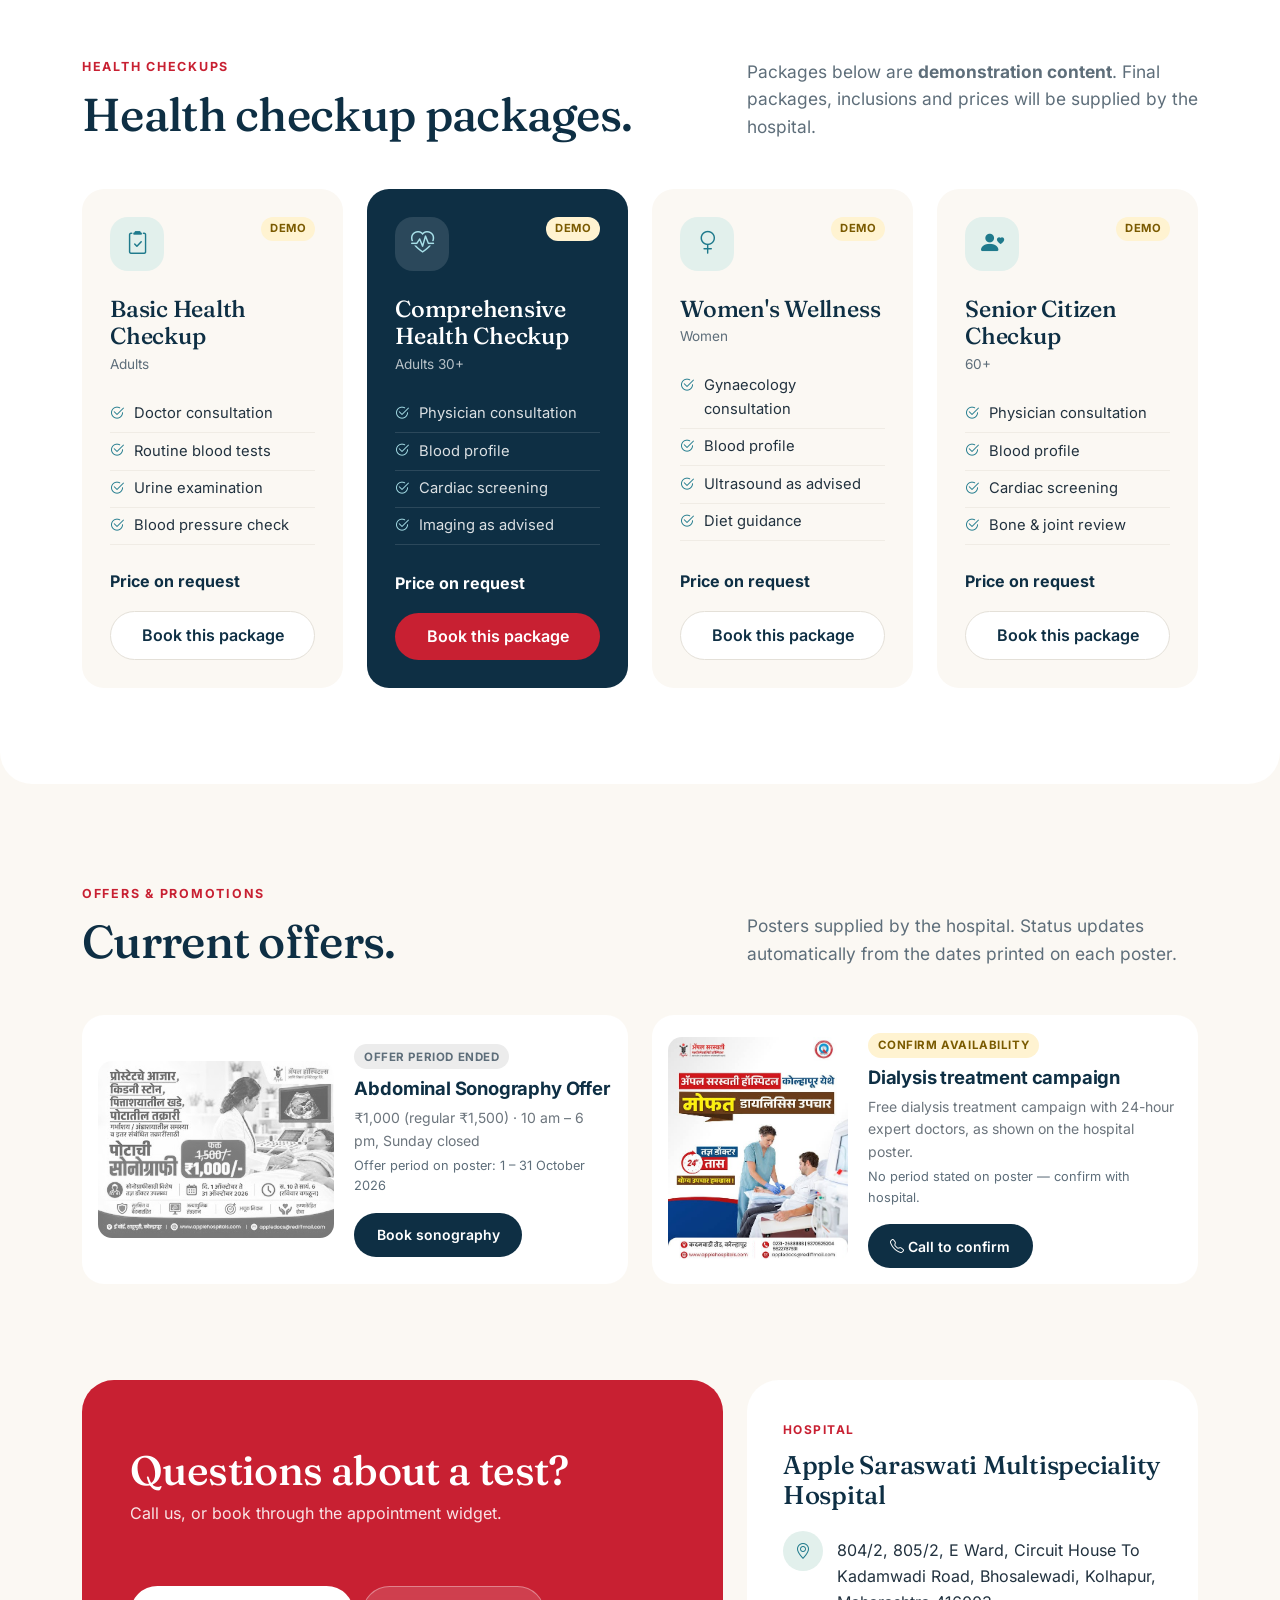
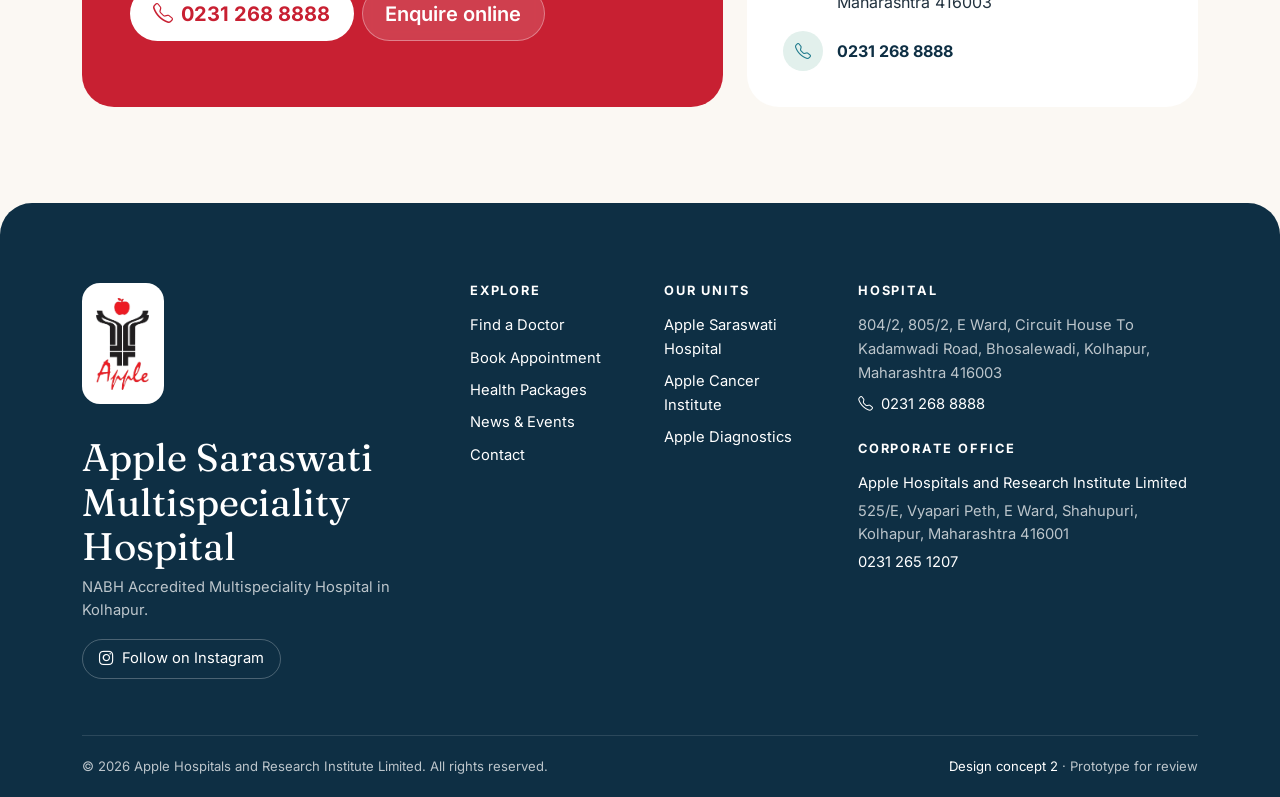
<file: option-2/diagnostics.html>
<!doctype html>
<html lang="en">
<head>
  <meta charset="utf-8">
  <meta name="viewport" content="width=device-width, initial-scale=1">
  <title>Diagnostics &amp; Health Packages | Apple Hospitals, Kolhapur</title>
  <meta name="description" content="Apple Diagnostics imaging, laboratory services and health checkup packages. Design concept 2 (prototype).">
  <link rel="icon" type="image/png" href="../assets/icons/favicon.png">
  <link rel="stylesheet" href="../assets/vendor/bootstrap/bootstrap.min.css">
  <link rel="stylesheet" href="../assets/vendor/bootstrap-icons/bootstrap-icons.min.css">
  <link rel="stylesheet" href="css/style.css">
  <script>document.documentElement.classList.add("js");</script>
</head>
<body class="o2 page-inner">
<a class="skip-link" href="#main">Skip to main content</a>

<!-- Contact strip -->
<div class="top-strip">
  <div class="container">
    <a href="tel:+912312688888"><i class="bi bi-telephone-fill me-1" aria-hidden="true"></i>0231 268 8888</a>
    <span class="addr d-none d-lg-inline"><i class="bi bi-geo-alt-fill me-1" aria-hidden="true"></i>Circuit House To Kadamwadi Road, Bhosalewadi, Kolhapur 416003</span>
    <a class="d-none d-sm-inline" href="https://www.instagram.com/apple_saraswati/?hl=en" target="_blank" rel="noopener" aria-label="Apple Saraswati on Instagram (opens in new tab)"><i class="bi bi-instagram" aria-hidden="true"></i></a>
    <a class="back" href="../index.html"><i class="bi bi-arrow-left-short" aria-hidden="true"></i>Design Selection</a>
  </div>
</div>

<!-- Floating navigation -->
<div class="nav-wrap">
  <nav class="nav-float" aria-label="Main navigation">
    <a class="brand" href="index.html" aria-label="Apple Saraswati Multispeciality Hospital — Home"><img src="../assets/icons/apple-saraswati-logo-horizontal.png" alt="Apple Saraswati Multispeciality Hospital" width="266" height="56"></a>
    <ul class="nav-links">
      <li><a href="index.html#units">Hospital</a></li>
      <li><a href="index.html#cancer">Cancer Institute</a></li>
      <li><a class="active" aria-current="page" href="diagnostics.html">Diagnostics</a></li>
      <li><a href="doctors.html">Find a Doctor</a></li>
      <li><a href="diagnostics.html#packages">Health Packages</a></li>
      <li><a href="index.html#news">News &amp; Events</a></li>
      <li><a href="index.html#visit">Contact</a></li>
    </ul>
    <a class="btn btn-red btn-book" href="index.html#book"><i class="bi bi-calendar2-heart me-2" aria-hidden="true"></i>Book Appointment</a>
    <button class="menu-btn" type="button" data-bs-toggle="offcanvas" data-bs-target="#mobileMenu" aria-controls="mobileMenu" aria-label="Open menu"><i class="bi bi-list" aria-hidden="true"></i></button>
  </nav>
</div>

<!-- Mobile menu -->
<div class="offcanvas offcanvas-end" tabindex="-1" id="mobileMenu" aria-labelledby="mobileMenuLabel">
  <div class="offcanvas-header">
    <img src="../assets/icons/apple-saraswati-logo-horizontal.png" alt="" width="266" height="56" style="height:36px;width:auto">
    <h2 class="visually-hidden" id="mobileMenuLabel">Menu</h2>
    <button type="button" class="btn-close" data-bs-dismiss="offcanvas" aria-label="Close menu"></button>
  </div>
  <div class="offcanvas-body">
    <a class="btn btn-red btn-lg w-100 mb-3" href="index.html#book"><i class="bi bi-calendar2-heart me-2" aria-hidden="true"></i>Book an Appointment</a>
    <ul class="m-links">
      <li><a href="index.html#units">Hospital <i class="bi bi-arrow-right" aria-hidden="true"></i></a></li>
      <li><a href="index.html#cancer">Cancer Institute <i class="bi bi-arrow-right" aria-hidden="true"></i></a></li>
      <li><a href="diagnostics.html">Diagnostics <i class="bi bi-arrow-right" aria-hidden="true"></i></a></li>
      <li><a href="doctors.html">Find a Doctor <i class="bi bi-arrow-right" aria-hidden="true"></i></a></li>
      <li><a href="diagnostics.html#packages">Health Packages <i class="bi bi-arrow-right" aria-hidden="true"></i></a></li>
      <li><a href="index.html#news">News &amp; Events <i class="bi bi-arrow-right" aria-hidden="true"></i></a></li>
      <li><a href="index.html#visit">Contact <i class="bi bi-arrow-right" aria-hidden="true"></i></a></li>
    </ul>
    <div class="m-contact">
      <a class="btn btn-ink w-100 mb-3" href="tel:+912312688888"><i class="bi bi-telephone me-2" aria-hidden="true"></i>Call 0231 268 8888</a>
      <address class="mb-2">804/2, 805/2, E Ward, Circuit House To Kadamwadi Road, Bhosalewadi, Kolhapur, Maharashtra 416003</address>
      <a href="https://www.instagram.com/apple_saraswati/?hl=en" target="_blank" rel="noopener"><i class="bi bi-instagram me-1" aria-hidden="true"></i>@apple_saraswati</a>
      <hr>
      <a href="../index.html" class="small"><i class="bi bi-arrow-left-short" aria-hidden="true"></i>Back to Design Selection</a>
    </div>
  </div>
</div>

<main id="main">
  <section class="inner-hero" aria-labelledby="pageTitle">
    <div class="container">
      <nav aria-label="Breadcrumb"><ol class="breadcrumb">
        <li class="breadcrumb-item"><a href="index.html">Home</a></li>
        <li class="breadcrumb-item active" aria-current="page">Diagnostics &amp; Health Packages</li>
      </ol></nav>
      <div class="row g-4 g-lg-5 align-items-center">
        <div class="col-lg-6">
          <span class="label-tag" style="color:#F59AA4">Apple Diagnostics</span>
          <h1 id="pageTitle">Diagnostics &amp; <em class="serif-i" style="color:#A8E0E9">health</em> packages.</h1>
          <p class="lead mt-3">Apple Diagnostics is part of Apple Hospitals and Research Institute Limited — providing imaging and laboratory services for patients of Apple Saraswati Multispeciality Hospital, Apple Cancer Institute and referring doctors.</p>
          <div class="d-flex flex-wrap gap-2 mt-4">
            <a class="btn btn-red btn-lg" href="index.html?unit=Diagnostics#book"><i class="bi bi-calendar2-heart me-2" aria-hidden="true"></i>Book a test</a>
            <a class="btn btn-glass btn-lg" href="#packages">Health packages</a>
          </div>
        </div>
        <div class="col-lg-6 d-none d-md-block">
          <div class="photo-stack" aria-hidden="true">
            <div class="ps ps1"><img src="../assets/icons/illustrations/mri.svg" alt="" width="320" height="220"></div>
            <div class="ps ps2"><img src="../assets/icons/illustrations/ultrasound.svg" alt="" width="320" height="220"></div>
            <div class="ps ps3"><img src="../assets/icons/illustrations/laboratory.svg" alt="" width="320" height="220"></div>
          </div>
        </div>
      </div>
    </div>
  </section>

  <section class="sec" aria-labelledby="svcTitle">
    <div class="container">
      <div class="row g-4 align-items-end mb-4">
        <div class="col-lg-7">
          <span class="label-tag">Diagnostic services</span>
          <h2 class="sec-title mb-0" id="svcTitle">Imaging &amp; laboratory services.</h2>
        </div>
        <div class="col-lg-5"><p class="sec-lead mb-0">Services named on the hospital's current website. Equipment specifications are quoted from that site and will be reconfirmed by the hospital.</p></div>
      </div>
      <ul class="nav mod-tabs" id="modTabs" role="tablist">
        <li class="nav-item" role="presentation"><button class="nav-link active" id="t-mri" data-bs-toggle="pill" data-bs-target="#p-mri" type="button" role="tab" aria-controls="p-mri" aria-selected="true">MRI</button></li>
        <li class="nav-item" role="presentation"><button class="nav-link" id="t-ct" data-bs-toggle="pill" data-bs-target="#p-ct" type="button" role="tab" aria-controls="p-ct" aria-selected="false">CT Scan</button></li>
        <li class="nav-item" role="presentation"><button class="nav-link" id="t-usg" data-bs-toggle="pill" data-bs-target="#p-usg" type="button" role="tab" aria-controls="p-usg" aria-selected="false">Ultrasound &amp; Sonography</button></li>
        <li class="nav-item" role="presentation"><button class="nav-link" id="t-lab" data-bs-toggle="pill" data-bs-target="#p-lab" type="button" role="tab" aria-controls="p-lab" aria-selected="false">Pathology &amp; Laboratory</button></li>
      </ul>
      <div class="tab-content">
        <div class="tab-pane fade show active" id="p-mri" role="tabpanel" aria-labelledby="t-mri" tabindex="0">
          <div class="mod-panel"><div class="row g-4 g-lg-5 align-items-center">
            <div class="col-md-5"><div class="art"><img src="../assets/icons/illustrations/mri.svg" alt="" width="320" height="220"></div></div>
            <div class="col-md-7"><h3 class="h2" style="font-family:var(--serif);font-weight:500">MRI</h3><p class="sec-lead">Magnetic resonance imaging for detailed soft-tissue, brain, spine and joint studies — without ionising radiation.</p><p class="note"><i class="bi bi-cpu me-1" aria-hidden="true"></i>48-channel 3T MRI — as listed on applehospitals.com, to be verified.</p><a class="btn btn-ink mt-2" href="index.html?unit=Diagnostics&amp;service=MRI#book">Book an MRI</a></div>
          </div></div>
        </div>
        <div class="tab-pane fade" id="p-ct" role="tabpanel" aria-labelledby="t-ct" tabindex="0">
          <div class="mod-panel"><div class="row g-4 g-lg-5 align-items-center">
            <div class="col-md-5"><div class="art" style="background:var(--mint)"><img src="../assets/icons/illustrations/ct.svg" alt="" width="320" height="220"></div></div>
            <div class="col-md-7"><h3 class="h2" style="font-family:var(--serif);font-weight:500">CT Scan</h3><p class="sec-lead">Fast cross-sectional imaging for emergency and planned diagnosis.</p><p class="note"><i class="bi bi-cpu me-1" aria-hidden="true"></i>128-slice dual-energy CT — as listed on applehospitals.com, to be verified.</p><a class="btn btn-ink mt-2" href="index.html?unit=Diagnostics&amp;service=CT%20Scan#book">Book a CT scan</a></div>
          </div></div>
        </div>
        <div class="tab-pane fade" id="p-usg" role="tabpanel" aria-labelledby="t-usg" tabindex="0">
          <div class="mod-panel"><div class="row g-4 g-lg-5 align-items-center">
            <div class="col-md-5"><div class="art" style="background:var(--sand)"><img src="../assets/icons/illustrations/ultrasound.svg" alt="" width="320" height="220"></div></div>
            <div class="col-md-7"><h3 class="h2" style="font-family:var(--serif);font-weight:500">Ultrasound &amp; Sonography</h3><p class="sec-lead">Abdominal, pelvic and other ultrasound examinations.</p><p class="note"><i class="bi bi-cpu me-1" aria-hidden="true"></i>Advanced ultrasound machines — as listed on applehospitals.com, to be verified.</p><a class="btn btn-ink mt-2" href="index.html?unit=Diagnostics&amp;service=Ultrasound%20%26%20Sonography#book">Book an ultrasound</a></div>
          </div></div>
        </div>
        <div class="tab-pane fade" id="p-lab" role="tabpanel" aria-labelledby="t-lab" tabindex="0">
          <div class="mod-panel"><div class="row g-4 g-lg-5 align-items-center">
            <div class="col-md-5"><div class="art"><img src="../assets/icons/illustrations/laboratory.svg" alt="" width="320" height="220"></div></div>
            <div class="col-md-7"><h3 class="h2" style="font-family:var(--serif);font-weight:500">Pathology &amp; Laboratory</h3><p class="sec-lead">Laboratory investigations supporting diagnosis, treatment and cancer care.</p><p class="note"><i class="bi bi-cpu me-1" aria-hidden="true"></i>Pathology department — as listed on applehospitals.com, to be verified.</p><a class="btn btn-ink mt-2" href="index.html?unit=Diagnostics&amp;service=Pathology%20%26%20Laboratory#book">Book a lab test</a></div>
          </div></div>
        </div>
      </div>
      <p class="note mt-3 mb-0">Illustrations are placeholders for approved equipment photographs.</p>
    </div>
  </section>

  <section class="sec bg-white" id="packages" aria-labelledby="pkgTitle" style="border-radius:32px">
    <div class="container">
      <div class="row g-4 align-items-end mb-5">
        <div class="col-lg-7">
          <span class="label-tag">Health checkups</span>
          <h2 class="sec-title mb-0" id="pkgTitle">Health checkup packages.</h2>
        </div>
        <div class="col-lg-5"><p class="sec-lead mb-0">Packages below are <strong>demonstration content</strong>. Final packages, inclusions and prices will be supplied by the hospital.</p></div>
      </div>
      <div class="row g-4">
        <div class="col-md-6 col-xl-3 reveal"><article class="pkg" style="background:var(--cream)"><div class="top"><span class="ic"><i class="bi bi-clipboard2-check" aria-hidden="true"></i></span><span class="demo-chip">Demo</span></div><h3>Basic Health Checkup</h3><span class="for">Adults</span><ul><li><i class="bi bi-check2-circle" aria-hidden="true"></i>Doctor consultation</li><li><i class="bi bi-check2-circle" aria-hidden="true"></i>Routine blood tests</li><li><i class="bi bi-check2-circle" aria-hidden="true"></i>Urine examination</li><li><i class="bi bi-check2-circle" aria-hidden="true"></i>Blood pressure check</li></ul><div class="price">Price on request</div><a class="btn btn-ghost w-100" href="index.html?unit=Diagnostics&amp;service=Basic%20Health%20Checkup#book">Book this package</a></article></div>
        <div class="col-md-6 col-xl-3 reveal"><article class="pkg dark"><div class="top"><span class="ic"><i class="bi bi-heart-pulse" aria-hidden="true"></i></span><span class="demo-chip">Demo</span></div><h3>Comprehensive Health Checkup</h3><span class="for">Adults 30+</span><ul><li><i class="bi bi-check2-circle" aria-hidden="true"></i>Physician consultation</li><li><i class="bi bi-check2-circle" aria-hidden="true"></i>Blood profile</li><li><i class="bi bi-check2-circle" aria-hidden="true"></i>Cardiac screening</li><li><i class="bi bi-check2-circle" aria-hidden="true"></i>Imaging as advised</li></ul><div class="price">Price on request</div><a class="btn btn-red w-100" href="index.html?unit=Diagnostics&amp;service=Comprehensive%20Health%20Checkup#book">Book this package</a></article></div>
        <div class="col-md-6 col-xl-3 reveal"><article class="pkg" style="background:var(--cream)"><div class="top"><span class="ic"><i class="bi bi-gender-female" aria-hidden="true"></i></span><span class="demo-chip">Demo</span></div><h3>Women's Wellness</h3><span class="for">Women</span><ul><li><i class="bi bi-check2-circle" aria-hidden="true"></i>Gynaecology consultation</li><li><i class="bi bi-check2-circle" aria-hidden="true"></i>Blood profile</li><li><i class="bi bi-check2-circle" aria-hidden="true"></i>Ultrasound as advised</li><li><i class="bi bi-check2-circle" aria-hidden="true"></i>Diet guidance</li></ul><div class="price">Price on request</div><a class="btn btn-ghost w-100" href="index.html?unit=Diagnostics&amp;service=Women's%20Wellness#book">Book this package</a></article></div>
        <div class="col-md-6 col-xl-3 reveal"><article class="pkg" style="background:var(--cream)"><div class="top"><span class="ic"><i class="bi bi-person-heart" aria-hidden="true"></i></span><span class="demo-chip">Demo</span></div><h3>Senior Citizen Checkup</h3><span class="for">60+</span><ul><li><i class="bi bi-check2-circle" aria-hidden="true"></i>Physician consultation</li><li><i class="bi bi-check2-circle" aria-hidden="true"></i>Blood profile</li><li><i class="bi bi-check2-circle" aria-hidden="true"></i>Cardiac screening</li><li><i class="bi bi-check2-circle" aria-hidden="true"></i>Bone &amp; joint review</li></ul><div class="price">Price on request</div><a class="btn btn-ghost w-100" href="index.html?unit=Diagnostics&amp;service=Senior%20Citizen%20Checkup#book">Book this package</a></article></div>
      </div>
    </div>
  </section>

  <section class="sec" id="offers" aria-labelledby="offerTitle">
    <div class="container">
      <div class="row g-4 align-items-end mb-5">
        <div class="col-lg-7">
          <span class="label-tag">Offers &amp; promotions</span>
          <h2 class="sec-title mb-0" id="offerTitle">Current offers.</h2>
        </div>
        <div class="col-lg-5"><p class="sec-lead mb-0">Posters supplied by the hospital. Status updates automatically from the dates printed on each poster.</p></div>
      </div>
      <div class="row g-4">
        <div class="col-lg-6">
          <article class="offer" data-offer-id="sonography">
            <img src="../assets/images/offer-sonography-oct-2026.jpg" alt="Marathi poster: abdominal sonography offer, ₹1,000 instead of ₹1,500, 1 to 31 October 2026" loading="lazy" width="407" height="305">
            <div>
              <span class="status status-unknown">Checking…</span>
              <h3>Abdominal Sonography Offer</h3>
              <p class="small text-secondary mb-1">₹1,000 (regular ₹1,500) · 10 am – 6 pm, Sunday closed</p>
              <p class="note mb-3">Offer period on poster: 1 – 31 October 2026</p>
              <a class="btn btn-ink btn-sm" href="index.html?unit=Diagnostics&amp;service=Ultrasound%20%26%20Sonography#book">Book sonography</a>
            </div>
          </article>
        </div>
        <div class="col-lg-6">
          <article class="offer" data-offer-id="dialysis">
            <img src="../assets/images/campaign-dialysis.jpg" alt="Marathi poster: free dialysis treatment at Apple Saraswati Hospital, Kolhapur, with expert doctors 24 hours" loading="lazy" width="495" height="619" style="max-width:180px">
            <div>
              <span class="status status-unknown">Confirm availability</span>
              <h3>Dialysis treatment campaign</h3>
              <p class="small text-secondary mb-1">Free dialysis treatment campaign with 24-hour expert doctors, as shown on the hospital poster.</p>
              <p class="note mb-3">No period stated on poster — confirm with hospital.</p>
              <a class="btn btn-ink btn-sm" href="tel:+912312688888"><i class="bi bi-telephone me-1" aria-hidden="true"></i>Call to confirm</a>
            </div>
          </article>
        </div>
      </div>
    </div>
  </section>

  <section class="sec pt-0" aria-labelledby="enqTitle">
    <div class="container">
      <div class="row g-4">
        <div class="col-lg-7">
          <div class="cta-xl h-100">
            <div>
              <h2 id="enqTitle">Questions about a test?</h2>
              <p>Call us, or book through the appointment widget.</p>
            </div>
            <div class="d-flex flex-wrap gap-2">
              <a class="btn btn-white btn-lg" href="tel:+912312688888"><i class="bi bi-telephone me-2" aria-hidden="true"></i>0231 268 8888</a>
              <button type="button" class="btn btn-glass btn-lg" data-proto="enquiry">Enquire online</button>
            </div>
          </div>
        </div>
        <div class="col-lg-5">
          <div class="visit-card main">
            <span class="tag">Hospital</span>
            <h3>Apple Saraswati Multispeciality Hospital</h3>
            <div class="v-line"><i class="bi bi-geo-alt" aria-hidden="true"></i><address>804/2, 805/2, E Ward, Circuit House To Kadamwadi Road, Bhosalewadi, Kolhapur, Maharashtra 416003</address></div>
            <div class="v-line mb-0"><i class="bi bi-telephone" aria-hidden="true"></i><a class="pt-2" href="tel:+912312688888">0231 268 8888</a></div>
          </div>
        </div>
      </div>
    </div>
  </section>

</main>

<footer class="site-foot">
  <div class="container">
    <div class="row g-4 g-lg-5">
      <div class="col-lg-4">
        <a class="f-logo" href="index.html" aria-label="Apple Hospitals — Home"><img src="../assets/icons/apple-logo-mark.png" alt="Apple Hospitals logo" width="259" height="449" style="width:auto"></a>
        <p class="f-title mt-4 mb-2">Apple Saraswati Multispeciality Hospital</p>
        <p class="mb-3">NABH Accredited Multispeciality Hospital in Kolhapur.</p>
        <a class="f-ig" href="https://www.instagram.com/apple_saraswati/?hl=en" target="_blank" rel="noopener"><i class="bi bi-instagram" aria-hidden="true"></i>Follow on Instagram</a>
      </div>
      <div class="col-6 col-md-3 col-lg-2">
        <h2 class="h-col">Explore</h2>
        <ul>
          <li><a href="doctors.html">Find a Doctor</a></li>
          <li><a href="index.html#book">Book Appointment</a></li>
          <li><a href="diagnostics.html#packages">Health Packages</a></li>
          <li><a href="index.html#news">News &amp; Events</a></li>
          <li><a href="index.html#visit">Contact</a></li>
        </ul>
      </div>
      <div class="col-6 col-md-3 col-lg-2">
        <h2 class="h-col">Our units</h2>
        <ul>
          <li><a href="index.html#units">Apple Saraswati Hospital</a></li>
          <li><a href="index.html#cancer">Apple Cancer Institute</a></li>
          <li><a href="diagnostics.html">Apple Diagnostics</a></li>
        </ul>
      </div>
      <div class="col-md-6 col-lg-4">
        <h2 class="h-col">Hospital</h2>
        <address class="mb-2">804/2, 805/2, E Ward, Circuit House To Kadamwadi Road, Bhosalewadi, Kolhapur, Maharashtra 416003</address>
        <p class="mb-4"><a href="tel:+912312688888"><i class="bi bi-telephone me-2" aria-hidden="true"></i>0231 268 8888</a></p>
        <h2 class="h-col">Corporate office</h2>
        <p class="mb-1 text-white">Apple Hospitals and Research Institute Limited</p>
        <address class="mb-1">525/E, Vyapari Peth, E Ward, Shahupuri, Kolhapur, Maharashtra 416001</address>
        <a href="tel:+912312651207">0231 265 1207</a>
      </div>
    </div>
    <div class="f-bottom">
      <span>© <span data-year>2026</span> Apple Hospitals and Research Institute Limited. All rights reserved.</span>
      <span><a href="../index.html">Design concept 2</a> · Prototype for review</span>
    </div>
  </div>
</footer>

<!-- Mobile action dock -->
<nav class="dock" aria-label="Quick actions">
  <a href="tel:+912312688888"><i class="bi bi-telephone" aria-hidden="true"></i>Call</a>
  <a href="doctors.html"><i class="bi bi-search" aria-hidden="true"></i>Doctors</a>
  <a class="primary" href="index.html#book"><i class="bi bi-calendar2-heart" aria-hidden="true"></i>Book</a>
</nav>

<!-- Prototype info modal -->
<div class="modal fade" id="protoModal" tabindex="-1" aria-labelledby="protoModalLabel" aria-hidden="true">
  <div class="modal-dialog modal-dialog-centered">
    <div class="modal-content" style="border-radius:24px;border:0">
      <div class="modal-header border-0 px-4 pt-4 pb-0">
        <h2 class="modal-title h4" id="protoModalLabel" style="font-family:var(--serif)">Prototype</h2>
        <button type="button" class="btn-close" data-bs-dismiss="modal" aria-label="Close"></button>
      </div>
      <div class="modal-body px-4 pb-4">
        <div class="demo-strip mb-3"><i class="bi bi-info-circle" aria-hidden="true"></i><span>Design prototype — no data is sent or stored.</span></div>
        <div id="protoModalBody"></div>
      </div>
    </div>
  </div>
</div>

<script src="../assets/vendor/bootstrap/bootstrap.bundle.min.js"></script>
<script src="../assets/js/site-data.js"></script>
<script src="js/main.js"></script>
</body>
</html>
</file>
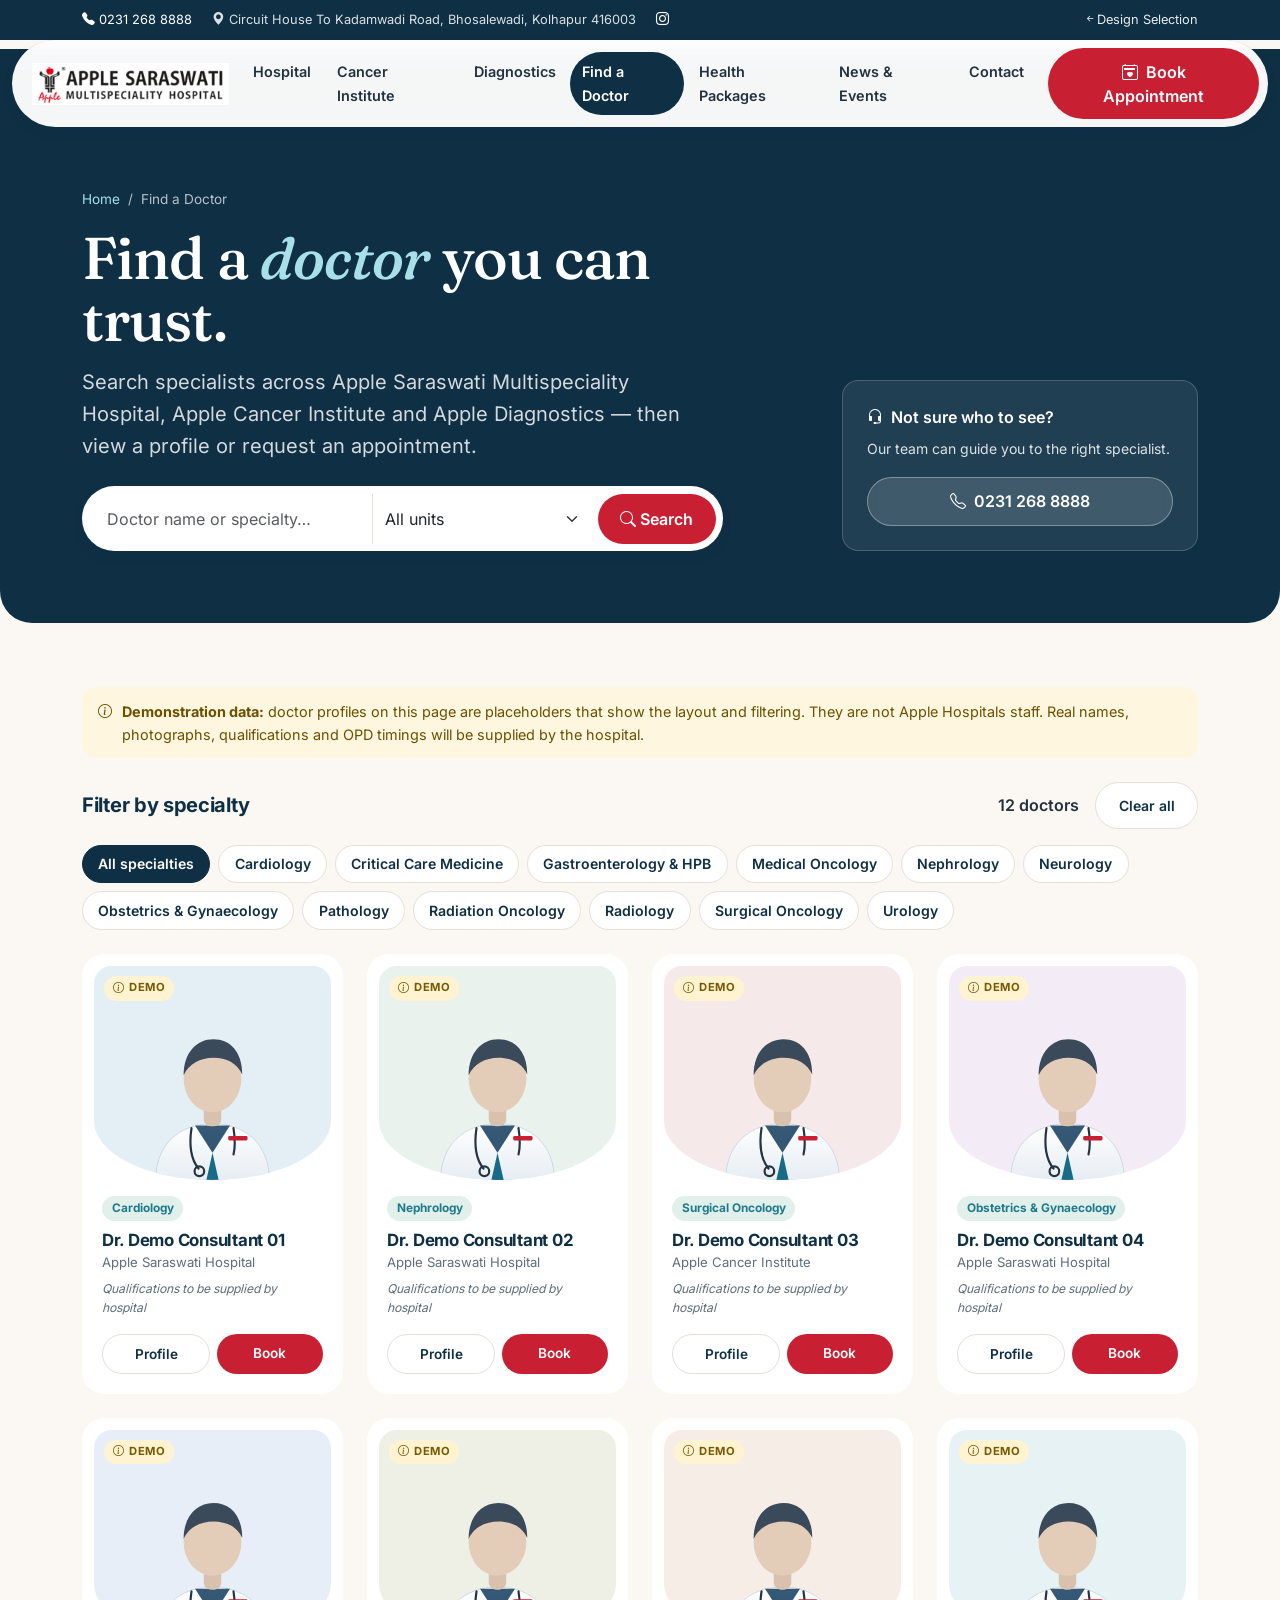
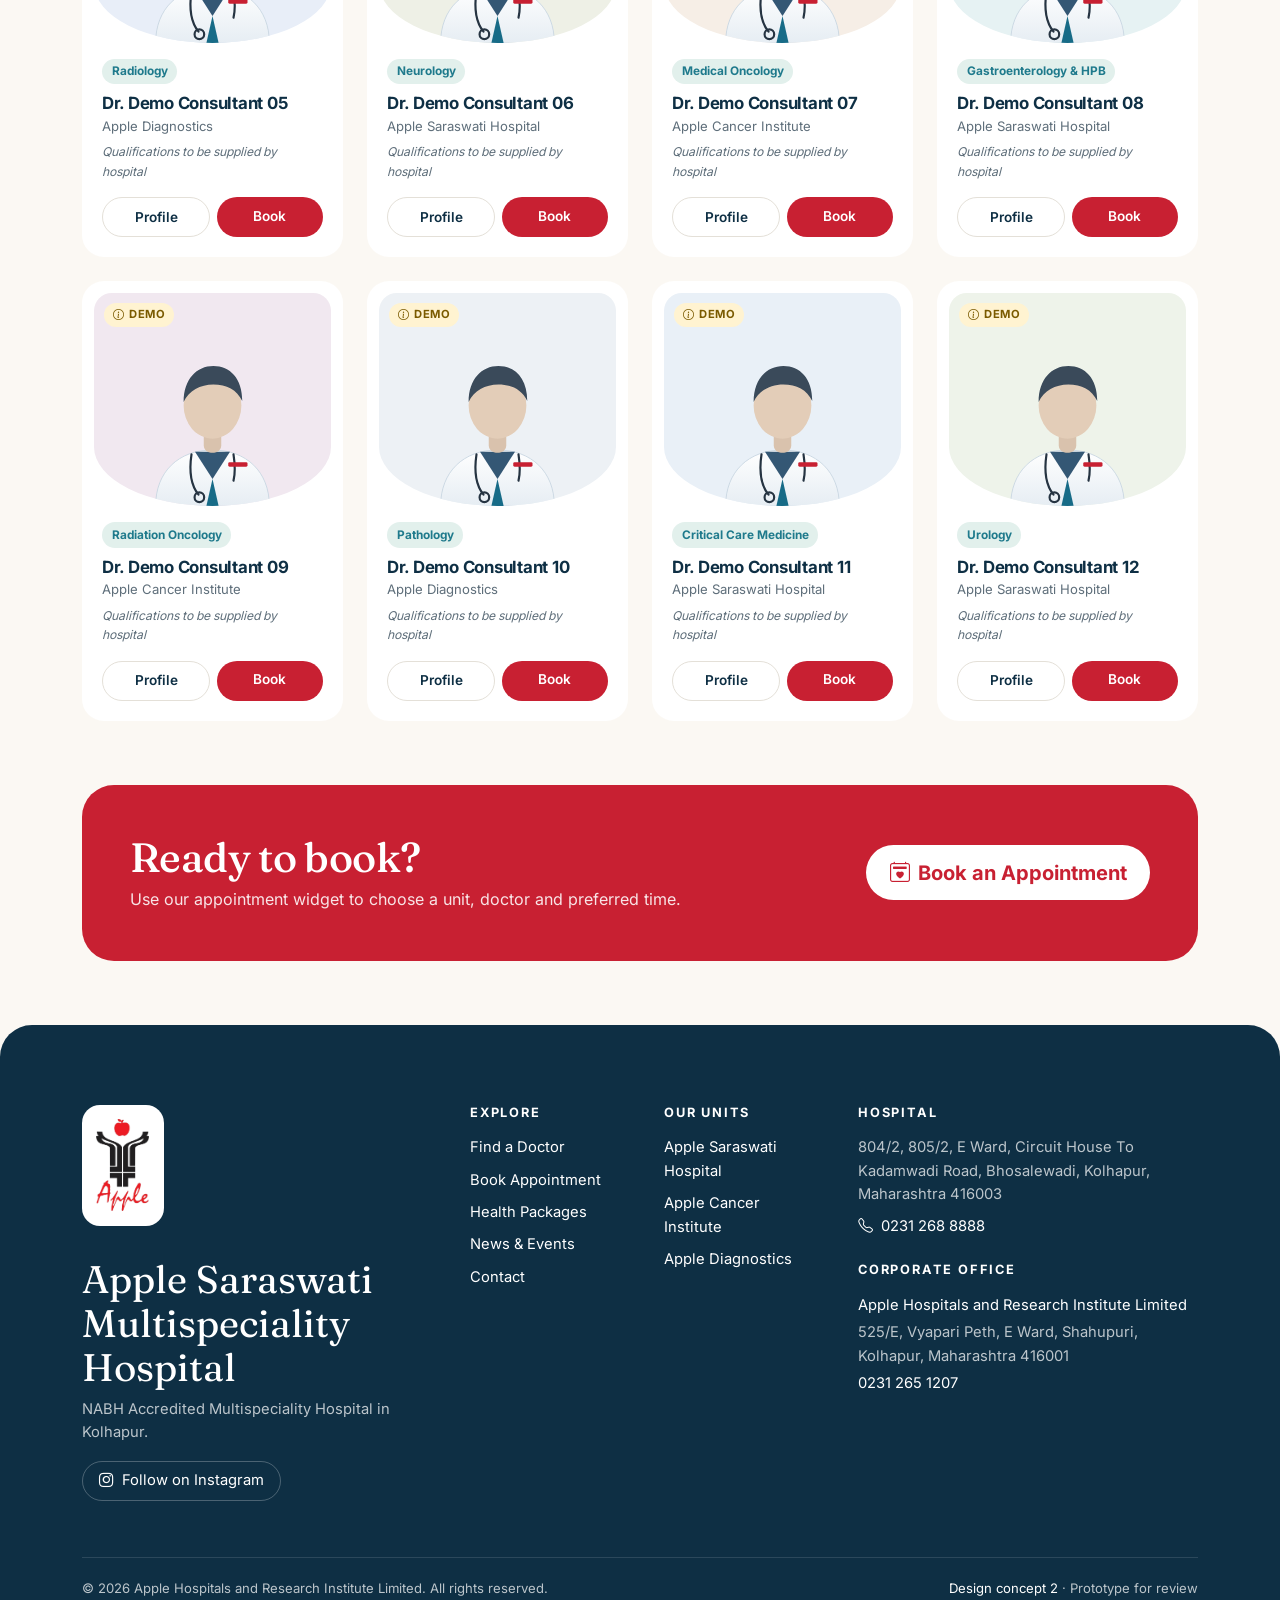
<file: option-2/doctors.html>
<!doctype html>
<html lang="en">
<head>
  <meta charset="utf-8">
  <meta name="viewport" content="width=device-width, initial-scale=1">
  <title>Find a Doctor | Apple Hospitals, Kolhapur</title>
  <meta name="description" content="Find a doctor across Apple Saraswati Multispeciality Hospital, Apple Cancer Institute and Apple Diagnostics. Design concept 2 (prototype).">
  <link rel="icon" type="image/png" href="../assets/icons/favicon.png">
  <link rel="stylesheet" href="../assets/vendor/bootstrap/bootstrap.min.css">
  <link rel="stylesheet" href="../assets/vendor/bootstrap-icons/bootstrap-icons.min.css">
  <link rel="stylesheet" href="css/style.css">
  <script>document.documentElement.classList.add("js");</script>
</head>
<body class="o2 page-inner">
<a class="skip-link" href="#main">Skip to main content</a>

<!-- Contact strip -->
<div class="top-strip">
  <div class="container">
    <a href="tel:+912312688888"><i class="bi bi-telephone-fill me-1" aria-hidden="true"></i>0231 268 8888</a>
    <span class="addr d-none d-lg-inline"><i class="bi bi-geo-alt-fill me-1" aria-hidden="true"></i>Circuit House To Kadamwadi Road, Bhosalewadi, Kolhapur 416003</span>
    <a class="d-none d-sm-inline" href="https://www.instagram.com/apple_saraswati/?hl=en" target="_blank" rel="noopener" aria-label="Apple Saraswati on Instagram (opens in new tab)"><i class="bi bi-instagram" aria-hidden="true"></i></a>
    <a class="back" href="../index.html"><i class="bi bi-arrow-left-short" aria-hidden="true"></i>Design Selection</a>
  </div>
</div>

<!-- Floating navigation -->
<div class="nav-wrap">
  <nav class="nav-float" aria-label="Main navigation">
    <a class="brand" href="index.html" aria-label="Apple Saraswati Multispeciality Hospital — Home"><img src="../assets/icons/apple-saraswati-logo-horizontal.png" alt="Apple Saraswati Multispeciality Hospital" width="266" height="56"></a>
    <ul class="nav-links">
      <li><a href="index.html#units">Hospital</a></li>
      <li><a href="index.html#cancer">Cancer Institute</a></li>
      <li><a href="diagnostics.html">Diagnostics</a></li>
      <li><a class="active" aria-current="page" href="doctors.html">Find a Doctor</a></li>
      <li><a href="diagnostics.html#packages">Health Packages</a></li>
      <li><a href="index.html#news">News &amp; Events</a></li>
      <li><a href="index.html#visit">Contact</a></li>
    </ul>
    <a class="btn btn-red btn-book" href="index.html#book"><i class="bi bi-calendar2-heart me-2" aria-hidden="true"></i>Book Appointment</a>
    <button class="menu-btn" type="button" data-bs-toggle="offcanvas" data-bs-target="#mobileMenu" aria-controls="mobileMenu" aria-label="Open menu"><i class="bi bi-list" aria-hidden="true"></i></button>
  </nav>
</div>

<!-- Mobile menu -->
<div class="offcanvas offcanvas-end" tabindex="-1" id="mobileMenu" aria-labelledby="mobileMenuLabel">
  <div class="offcanvas-header">
    <img src="../assets/icons/apple-saraswati-logo-horizontal.png" alt="" width="266" height="56" style="height:36px;width:auto">
    <h2 class="visually-hidden" id="mobileMenuLabel">Menu</h2>
    <button type="button" class="btn-close" data-bs-dismiss="offcanvas" aria-label="Close menu"></button>
  </div>
  <div class="offcanvas-body">
    <a class="btn btn-red btn-lg w-100 mb-3" href="index.html#book"><i class="bi bi-calendar2-heart me-2" aria-hidden="true"></i>Book an Appointment</a>
    <ul class="m-links">
      <li><a href="index.html#units">Hospital <i class="bi bi-arrow-right" aria-hidden="true"></i></a></li>
      <li><a href="index.html#cancer">Cancer Institute <i class="bi bi-arrow-right" aria-hidden="true"></i></a></li>
      <li><a href="diagnostics.html">Diagnostics <i class="bi bi-arrow-right" aria-hidden="true"></i></a></li>
      <li><a href="doctors.html">Find a Doctor <i class="bi bi-arrow-right" aria-hidden="true"></i></a></li>
      <li><a href="diagnostics.html#packages">Health Packages <i class="bi bi-arrow-right" aria-hidden="true"></i></a></li>
      <li><a href="index.html#news">News &amp; Events <i class="bi bi-arrow-right" aria-hidden="true"></i></a></li>
      <li><a href="index.html#visit">Contact <i class="bi bi-arrow-right" aria-hidden="true"></i></a></li>
    </ul>
    <div class="m-contact">
      <a class="btn btn-ink w-100 mb-3" href="tel:+912312688888"><i class="bi bi-telephone me-2" aria-hidden="true"></i>Call 0231 268 8888</a>
      <address class="mb-2">804/2, 805/2, E Ward, Circuit House To Kadamwadi Road, Bhosalewadi, Kolhapur, Maharashtra 416003</address>
      <a href="https://www.instagram.com/apple_saraswati/?hl=en" target="_blank" rel="noopener"><i class="bi bi-instagram me-1" aria-hidden="true"></i>@apple_saraswati</a>
      <hr>
      <a href="../index.html" class="small"><i class="bi bi-arrow-left-short" aria-hidden="true"></i>Back to Design Selection</a>
    </div>
  </div>
</div>

<main id="main">
  <section class="inner-hero" aria-labelledby="pageTitle">
    <div class="container">
      <nav aria-label="Breadcrumb"><ol class="breadcrumb">
        <li class="breadcrumb-item"><a href="index.html">Home</a></li>
        <li class="breadcrumb-item active" aria-current="page">Find a Doctor</li>
      </ol></nav>
      <div class="row g-4 align-items-end">
        <div class="col-lg-7">
          <h1 id="pageTitle">Find a <em class="serif-i" style="color:#A8E0E9">doctor</em> you can trust.</h1>
          <p class="lead mt-3 mb-4">Search specialists across Apple Saraswati Multispeciality Hospital, Apple Cancer Institute and Apple Diagnostics — then view a profile or request an appointment.</p>
          <form class="doc-search" id="docSearchForm" role="search" aria-label="Search doctors">
            <label class="visually-hidden" for="docQ">Doctor name or specialty</label>
            <input class="form-control" id="docQ" type="search" placeholder="Doctor name or specialty…" autocomplete="off">
            <label class="visually-hidden" for="docUnit">Unit</label>
            <select class="form-select" id="docUnit" data-fill="units"><option value="">All units</option></select>
            <button class="btn btn-red" type="submit"><i class="bi bi-search me-1" aria-hidden="true"></i>Search</button>
          </form>
        </div>
        <div class="col-lg-4 offset-lg-1">
          <div class="p-4 rounded-4" style="background:rgba(255,255,255,.08);border:1px solid rgba(255,255,255,.18)">
            <p class="mb-2 text-white fw-semibold"><i class="bi bi-headset me-2" aria-hidden="true"></i>Not sure who to see?</p>
            <p class="small mb-3">Our team can guide you to the right specialist.</p>
            <a class="btn btn-glass w-100" href="tel:+912312688888"><i class="bi bi-telephone me-2" aria-hidden="true"></i>0231 268 8888</a>
          </div>
        </div>
      </div>
    </div>
  </section>

  <section class="sec-sm">
    <div class="container">
      <div class="demo-strip mb-4"><i class="bi bi-info-circle" aria-hidden="true"></i><span><strong>Demonstration data:</strong> doctor profiles on this page are placeholders that show the layout and filtering. They are not Apple Hospitals staff. Real names, photographs, qualifications and OPD timings will be supplied by the hospital.</span></div>
      <div class="d-flex flex-wrap align-items-center justify-content-between gap-3 mb-3">
        <h2 class="h5 mb-0" style="font-family:var(--sans);font-weight:700">Filter by specialty</h2>
        <div class="d-flex align-items-center gap-3">
          <span class="fw-semibold" id="docCount" aria-live="polite"></span>
          <button type="button" class="btn btn-ghost btn-sm" id="docClear">Clear all</button>
        </div>
      </div>
      <div class="chip-row mb-4" id="specChips" role="group" aria-label="Specialty filters"></div>
      <div class="row g-4" id="doctorGrid"></div>
    </div>
  </section>

  <section class="sec-sm pt-0">
    <div class="container">
      <div class="cta-xl">
        <div>
          <h2>Ready to book?</h2>
          <p>Use our appointment widget to choose a unit, doctor and preferred time.</p>
        </div>
        <a class="btn btn-white btn-lg" href="index.html#book"><i class="bi bi-calendar2-heart me-2" aria-hidden="true"></i>Book an Appointment</a>
      </div>
    </div>
  </section>

</main>

<footer class="site-foot">
  <div class="container">
    <div class="row g-4 g-lg-5">
      <div class="col-lg-4">
        <a class="f-logo" href="index.html" aria-label="Apple Hospitals — Home"><img src="../assets/icons/apple-logo-mark.png" alt="Apple Hospitals logo" width="259" height="449" style="width:auto"></a>
        <p class="f-title mt-4 mb-2">Apple Saraswati Multispeciality Hospital</p>
        <p class="mb-3">NABH Accredited Multispeciality Hospital in Kolhapur.</p>
        <a class="f-ig" href="https://www.instagram.com/apple_saraswati/?hl=en" target="_blank" rel="noopener"><i class="bi bi-instagram" aria-hidden="true"></i>Follow on Instagram</a>
      </div>
      <div class="col-6 col-md-3 col-lg-2">
        <h2 class="h-col">Explore</h2>
        <ul>
          <li><a href="doctors.html">Find a Doctor</a></li>
          <li><a href="index.html#book">Book Appointment</a></li>
          <li><a href="diagnostics.html#packages">Health Packages</a></li>
          <li><a href="index.html#news">News &amp; Events</a></li>
          <li><a href="index.html#visit">Contact</a></li>
        </ul>
      </div>
      <div class="col-6 col-md-3 col-lg-2">
        <h2 class="h-col">Our units</h2>
        <ul>
          <li><a href="index.html#units">Apple Saraswati Hospital</a></li>
          <li><a href="index.html#cancer">Apple Cancer Institute</a></li>
          <li><a href="diagnostics.html">Apple Diagnostics</a></li>
        </ul>
      </div>
      <div class="col-md-6 col-lg-4">
        <h2 class="h-col">Hospital</h2>
        <address class="mb-2">804/2, 805/2, E Ward, Circuit House To Kadamwadi Road, Bhosalewadi, Kolhapur, Maharashtra 416003</address>
        <p class="mb-4"><a href="tel:+912312688888"><i class="bi bi-telephone me-2" aria-hidden="true"></i>0231 268 8888</a></p>
        <h2 class="h-col">Corporate office</h2>
        <p class="mb-1 text-white">Apple Hospitals and Research Institute Limited</p>
        <address class="mb-1">525/E, Vyapari Peth, E Ward, Shahupuri, Kolhapur, Maharashtra 416001</address>
        <a href="tel:+912312651207">0231 265 1207</a>
      </div>
    </div>
    <div class="f-bottom">
      <span>© <span data-year>2026</span> Apple Hospitals and Research Institute Limited. All rights reserved.</span>
      <span><a href="../index.html">Design concept 2</a> · Prototype for review</span>
    </div>
  </div>
</footer>

<!-- Mobile action dock -->
<nav class="dock" aria-label="Quick actions">
  <a href="tel:+912312688888"><i class="bi bi-telephone" aria-hidden="true"></i>Call</a>
  <a href="doctors.html"><i class="bi bi-search" aria-hidden="true"></i>Doctors</a>
  <a class="primary" href="index.html#book"><i class="bi bi-calendar2-heart" aria-hidden="true"></i>Book</a>
</nav>

<!-- Prototype info modal -->
<div class="modal fade" id="protoModal" tabindex="-1" aria-labelledby="protoModalLabel" aria-hidden="true">
  <div class="modal-dialog modal-dialog-centered">
    <div class="modal-content" style="border-radius:24px;border:0">
      <div class="modal-header border-0 px-4 pt-4 pb-0">
        <h2 class="modal-title h4" id="protoModalLabel" style="font-family:var(--serif)">Prototype</h2>
        <button type="button" class="btn-close" data-bs-dismiss="modal" aria-label="Close"></button>
      </div>
      <div class="modal-body px-4 pb-4">
        <div class="demo-strip mb-3"><i class="bi bi-info-circle" aria-hidden="true"></i><span>Design prototype — no data is sent or stored.</span></div>
        <div id="protoModalBody"></div>
      </div>
    </div>
  </div>
</div>

<script src="../assets/vendor/bootstrap/bootstrap.bundle.min.js"></script>
<script src="../assets/js/site-data.js"></script>
<script src="js/main.js"></script>
</body>
</html>
</file>
<file: option-1/css/style.css>
/* ==========================================================
   Apple Hospitals — Option 1: Premium Healthcare Corporate
   Structured, institutional, navy + healthcare blue, red accents.
   All selectors are scoped under body.o1 to avoid conflicts.
   ========================================================== */

@font-face { font-family: "Manrope"; src: url("../../assets/vendor/fonts/manrope-latin-500-normal.woff2") format("woff2"); font-weight: 500; font-display: swap; }
@font-face { font-family: "Manrope"; src: url("../../assets/vendor/fonts/manrope-latin-600-normal.woff2") format("woff2"); font-weight: 600; font-display: swap; }
@font-face { font-family: "Manrope"; src: url("../../assets/vendor/fonts/manrope-latin-700-normal.woff2") format("woff2"); font-weight: 700; font-display: swap; }
@font-face { font-family: "Manrope"; src: url("../../assets/vendor/fonts/manrope-latin-800-normal.woff2") format("woff2"); font-weight: 800; font-display: swap; }
@font-face { font-family: "Inter"; src: url("../../assets/vendor/fonts/inter-latin-400-normal.woff2") format("woff2"); font-weight: 400; font-display: swap; }
@font-face { font-family: "Inter"; src: url("../../assets/vendor/fonts/inter-latin-500-normal.woff2") format("woff2"); font-weight: 500; font-display: swap; }
@font-face { font-family: "Inter"; src: url("../../assets/vendor/fonts/inter-latin-600-normal.woff2") format("woff2"); font-weight: 600; font-display: swap; }

body.o1 {
  --navy: #123B5D;
  --navy-900: #0B2740;
  --blue: #176B87;
  --blue-50: #E8F2F6;
  --red: #C82032;
  --red-700: #A51627;
  --bg: #F4F7FA;
  --line: #DCE4EC;
  --text: #263442;
  --muted: #5B6B7B;
  --radius: 12px;
  --radius-lg: 18px;
  --shadow-sm: 0 1px 2px rgba(18, 59, 93, .06), 0 2px 8px rgba(18, 59, 93, .05);
  --shadow: 0 10px 30px -12px rgba(18, 59, 93, .22);
  --font-head: "Manrope", system-ui, sans-serif;
  --font-body: "Inter", system-ui, sans-serif;

  font-family: var(--font-body);
  color: var(--text);
  background: #fff;
  font-size: 1rem;
  line-height: 1.6;
  -webkit-font-smoothing: antialiased;
  overflow-x: hidden;
}

.o1 h1, .o1 h2, .o1 h3, .o1 h4, .o1 h5, .o1 .h-font {
  font-family: var(--font-head);
  color: var(--navy);
  letter-spacing: -0.02em;
  font-weight: 700;
}
.o1 a { color: var(--blue); }
.o1 img { max-width: 100%; height: auto; }
.o1 :focus-visible {
  outline: 3px solid #F2A900;
  outline-offset: 2px;
  border-radius: 4px;
}
.o1 .skip-link {
  position: absolute; left: 1rem; top: -60px; z-index: 2000;
  background: var(--navy); color: #fff; padding: .6rem 1rem; border-radius: 8px;
}
.o1 .skip-link:focus { top: 1rem; }

/* ---------- Buttons ---------- */
.o1 .btn { font-weight: 600; border-radius: 10px; padding: .7rem 1.25rem; transition: background-color .2s, color .2s, border-color .2s, box-shadow .2s, transform .2s; }
.o1 .btn:active { transform: translateY(1px); }
.o1 .btn-brand { background: var(--red); color: #fff; border: 1px solid var(--red); }
.o1 .btn-brand:hover, .o1 .btn-brand:focus-visible { background: var(--red-700); border-color: var(--red-700); color: #fff; box-shadow: 0 8px 20px -10px rgba(200, 32, 50, .7); }
.o1 .btn-navy { background: var(--navy); color: #fff; border: 1px solid var(--navy); }
.o1 .btn-navy:hover, .o1 .btn-navy:focus-visible { background: var(--navy-900); color: #fff; }
.o1 .btn-outline-navy { border: 1px solid var(--navy); color: var(--navy); background: transparent; }
.o1 .btn-outline-navy:hover, .o1 .btn-outline-navy:focus-visible { background: var(--navy); color: #fff; }
.o1 .btn-outline-light-soft { border: 1px solid rgba(255,255,255,.5); color: #fff; }
.o1 .btn-outline-light-soft:hover { background: #fff; color: var(--navy); }
.o1 .btn-link-arrow { font-weight: 600; text-decoration: none; color: var(--blue); display: inline-flex; align-items: center; gap: .35rem; }
.o1 .btn-link-arrow i { transition: transform .2s; }
.o1 .btn-link-arrow:hover i { transform: translateX(3px); }

/* ---------- Top contact strip ---------- */
.o1 .topbar { background: var(--navy-900); color: #C9D6E2; font-size: .82rem; }
.o1 .topbar a { color: #fff; text-decoration: none; }
.o1 .topbar a:hover { text-decoration: underline; }
.o1 .topbar .container { display: flex; align-items: center; gap: 1.5rem; min-height: 40px; }
.o1 .topbar .addr { white-space: nowrap; overflow: hidden; text-overflow: ellipsis; min-width: 0; }
.o1 .topbar .back-link { margin-left: auto; color: #C9D6E2; white-space: nowrap; }

/* ---------- Header / nav ---------- */
.o1 .site-header { background: #fff; border-bottom: 1px solid var(--line); position: sticky; top: 0; z-index: 1030; transition: box-shadow .25s; }
.o1 .site-header.is-scrolled { box-shadow: 0 6px 24px -14px rgba(18, 59, 93, .35); }
.o1 .navbar { padding: .65rem 0; }
.o1 .navbar-brand img { height: 46px; width: auto; display: block; }
.o1 .navbar .nav-link { font-family: var(--font-head); font-weight: 600; color: var(--text); font-size: .93rem; padding: .5rem .7rem !important; border-radius: 8px; }
.o1 .navbar .nav-link:hover, .o1 .navbar .nav-link:focus-visible { color: var(--navy); background: var(--bg); }
.o1 .navbar .nav-link.active { color: var(--red); }
.o1 .navbar-toggler { border: 1px solid var(--line); padding: .45rem .6rem; border-radius: 10px; }
.o1 .navbar-toggler:focus { box-shadow: 0 0 0 3px rgba(23, 107, 135, .25); }
@media (max-width: 1199.98px) {
  .o1 .navbar-collapse { border-top: 1px solid var(--line); margin-top: .75rem; padding: .75rem 0 1rem; }
  .o1 .navbar .nav-link { padding: .75rem .5rem !important; font-size: 1rem; }
  .o1 .navbar-collapse .btn { width: 100%; margin-top: .5rem; }
}

/* ---------- Generic sections ---------- */
.o1 .section { padding: 88px 0; }
.o1 .section-sm { padding: 64px 0; }
.o1 .bg-soft { background: var(--bg); }
.o1 .eyebrow { display: inline-flex; align-items: center; gap: .5rem; font-family: var(--font-head); font-weight: 700; font-size: .78rem; text-transform: uppercase; letter-spacing: .12em; color: var(--blue); margin-bottom: .75rem; }
.o1 .eyebrow::before { content: ""; width: 22px; height: 2px; background: var(--red); }
.o1 .section-title { font-size: clamp(1.7rem, 2.6vw, 2.4rem); line-height: 1.2; margin-bottom: .75rem; }
.o1 .section-lead { color: var(--muted); max-width: 640px; font-size: 1.05rem; }
.o1 .section-head { display: flex; flex-wrap: wrap; align-items: flex-end; justify-content: space-between; gap: 1rem; margin-bottom: 2.5rem; }

.o1 .demo-badge { display: inline-flex; align-items: center; gap: .3rem; font-size: .7rem; font-weight: 700; letter-spacing: .06em; text-transform: uppercase; background: #FFF4D6; color: #7A5A00; border: 1px solid #F1D98C; padding: .18rem .5rem; border-radius: 999px; white-space: nowrap; }
.o1 .verify-note { font-size: .8rem; color: var(--muted); }
.o1 .demo-banner { background: #FFF8E6; border: 1px solid #F1D98C; color: #6B5000; border-radius: var(--radius); padding: .75rem 1rem; font-size: .9rem; display: flex; gap: .6rem; align-items: flex-start; }

/* ---------- Hero ---------- */
.o1 .hero { position: relative; padding: 64px 0 120px; background:
  linear-gradient(180deg, #fff 0%, var(--bg) 100%); overflow: hidden; }
.o1 .hero::after { content: ""; position: absolute; right: -10%; top: -20%; width: 55%; height: 140%; background: radial-gradient(closest-side, rgba(23,107,135,.08), transparent); pointer-events: none; }
.o1 .hero h1 { font-size: clamp(2.1rem, 4.2vw, 3.5rem); line-height: 1.08; font-weight: 800; margin: 1rem 0 1.25rem; }
.o1 .hero h1 .accent { color: var(--blue); }
.o1 .hero .lead { color: var(--muted); font-size: 1.12rem; max-width: 540px; }
.o1 .nabh-pill { display: inline-flex; align-items: center; gap: .55rem; background: #fff; border: 1px solid var(--line); padding: .4rem .85rem .4rem .45rem; border-radius: 999px; font-size: .85rem; font-weight: 600; color: var(--navy); box-shadow: var(--shadow-sm); }
.o1 .nabh-pill .dot { width: 26px; height: 26px; border-radius: 50%; background: var(--blue-50); color: var(--blue); display: grid; place-items: center; }
.o1 .hero-media { position: relative; }
.o1 .hero-media .frame { border-radius: var(--radius-lg); overflow: hidden; box-shadow: var(--shadow); aspect-ratio: 5 / 4; }
.o1 .hero-media .frame img { width: 100%; height: 100%; object-fit: cover; object-position: 60% 40%; display: block; }
.o1 .hero-media .tag { position: absolute; left: -24px; bottom: 28px; background: #fff; border-radius: var(--radius); padding: .9rem 1.1rem; box-shadow: var(--shadow); display: flex; gap: .75rem; align-items: center; max-width: 300px; }
.o1 .hero-media .tag .ico { width: 42px; height: 42px; border-radius: 10px; background: var(--red); color: #fff; display: grid; place-items: center; flex: none; font-size: 1.2rem; }
.o1 .hero-media .tag strong { display: block; color: var(--navy); font-family: var(--font-head); font-size: .92rem; line-height: 1.25; }
.o1 .hero-media .tag span { font-size: .8rem; color: var(--muted); }
.o1 .hero-quick { display: flex; flex-wrap: wrap; gap: 1.25rem; margin-top: 2rem; font-size: .9rem; }
.o1 .hero-quick a { color: var(--navy); text-decoration: none; font-weight: 600; display: inline-flex; align-items: center; gap: .4rem; }
.o1 .hero-quick a:hover { color: var(--red); }
.o1 .hero-quick i { color: var(--blue); }

/* Doctor search panel (overlaps hero) */
.o1 .search-panel { position: relative; z-index: 2; margin-top: -72px; }
.o1 .search-card { background: var(--navy); color: #fff; border-radius: var(--radius-lg); padding: 1.75rem; box-shadow: var(--shadow); }
.o1 .search-card h2 { color: #fff; font-size: 1.25rem; margin: 0; }
.o1 .search-card p { color: #B9CADB; margin: 0; font-size: .9rem; }
.o1 .search-card .form-label { color: #C9D6E2; font-size: .8rem; font-weight: 600; text-transform: uppercase; letter-spacing: .06em; }
.o1 .search-card .form-control, .o1 .search-card .form-select { height: 52px; border-radius: 10px; border: 0; }
.o1 .search-card .btn { height: 52px; }
.o1 .form-control:focus, .o1 .form-select:focus { box-shadow: 0 0 0 3px rgba(23, 107, 135, .3); border-color: var(--blue); }

/* ---------- Unit cards ---------- */
.o1 .unit-card { background: #fff; border: 1px solid var(--line); border-radius: var(--radius-lg); overflow: hidden; height: 100%; display: flex; flex-direction: column; transition: box-shadow .25s, transform .25s, border-color .25s; }
.o1 .unit-card:hover { box-shadow: var(--shadow); transform: translateY(-4px); border-color: transparent; }
.o1 .unit-card .media { aspect-ratio: 16 / 10; overflow: hidden; background: var(--blue-50); }
.o1 .unit-card .media img { width: 100%; height: 100%; object-fit: cover; display: block; transition: transform .6s; }
.o1 .unit-card:hover .media img { transform: scale(1.04); }
.o1 .unit-card .media.illus { display: grid; place-items: center; padding: 1.5rem; }
.o1 .unit-card .media.illus img { object-fit: contain; width: 70%; height: auto; }
.o1 .unit-card .body { padding: 1.5rem 1.5rem 1.75rem; display: flex; flex-direction: column; flex: 1; }
.o1 .unit-card .unit-kicker { font-size: .75rem; font-weight: 700; color: var(--red); text-transform: uppercase; letter-spacing: .1em; }
.o1 .unit-card h3 { font-size: 1.25rem; margin: .4rem 0 .6rem; }
.o1 .unit-card p { color: var(--muted); font-size: .95rem; flex: 1; }

/* ---------- Specialties ---------- */
.o1 .spec-card { display: flex; gap: 1rem; align-items: flex-start; padding: 1.25rem; border: 1px solid var(--line); border-radius: var(--radius); background: #fff; height: 100%; text-decoration: none; color: inherit; transition: border-color .2s, box-shadow .2s; }
.o1 .spec-card:hover, .o1 .spec-card:focus-visible { border-color: var(--blue); box-shadow: var(--shadow-sm); }
.o1 .spec-card .ico { width: 46px; height: 46px; flex: none; border-radius: 10px; background: var(--blue-50); color: var(--blue); display: grid; place-items: center; font-size: 1.3rem; transition: background .2s, color .2s; }
.o1 .spec-card:hover .ico { background: var(--navy); color: #fff; }
.o1 .spec-card h3 { font-size: 1rem; margin: 0 0 .2rem; }
.o1 .spec-card p { font-size: .86rem; color: var(--muted); margin: 0; }

/* ---------- Doctor cards ---------- */
.o1 .doc-card { background: #fff; border: 1px solid var(--line); border-radius: var(--radius-lg); overflow: hidden; height: 100%; display: flex; flex-direction: column; transition: box-shadow .25s, transform .25s; }
.o1 .doc-card:hover { box-shadow: var(--shadow); transform: translateY(-3px); }
.o1 .doc-card .photo { position: relative; aspect-ratio: 1 / 1; display: grid; place-items: end center; overflow: hidden; }
.o1 .doc-card .photo img { width: 82%; height: auto; display: block; }
.o1 .doc-card .photo .demo-badge { position: absolute; top: 12px; left: 12px; }
.o1 .doc-card .body { padding: 1.15rem 1.25rem 1.25rem; display: flex; flex-direction: column; flex: 1; }
.o1 .doc-card h2, .o1 .doc-card h3 { font-size: 1.05rem; margin: 0 0 .15rem; }
.o1 .doc-card .spec { color: var(--blue); font-weight: 600; font-size: .9rem; }
.o1 .doc-card .meta { color: var(--muted); font-size: .82rem; margin: .35rem 0 1rem; flex: 1; }
.o1 .doc-card .actions { display: flex; gap: .5rem; }
.o1 .doc-card .actions .btn { flex: 1; padding: .55rem .5rem; font-size: .86rem; }

/* ---------- Diagnostics ---------- */
.o1 .diag-item { display: flex; gap: 1.25rem; align-items: center; padding: 1.25rem; border-radius: var(--radius); background: #fff; border: 1px solid var(--line); height: 100%; }
.o1 .diag-item .art { width: 110px; flex: none; background: var(--bg); border-radius: 10px; padding: .6rem; }
.o1 .diag-item .art img { width: 100%; height: auto; display: block; }
.o1 .diag-item h3 { font-size: 1.05rem; margin: 0 0 .25rem; }
.o1 .diag-item p { margin: 0; font-size: .9rem; color: var(--muted); }
.o1 .diag-item .spec { font-size: .78rem; color: var(--blue); font-weight: 600; margin-top: .4rem; display: block; }

/* ---------- Packages ---------- */
.o1 .pkg-card { background: #fff; border: 1px solid var(--line); border-radius: var(--radius-lg); padding: 1.75rem; height: 100%; display: flex; flex-direction: column; position: relative; transition: box-shadow .25s, border-color .25s; }
.o1 .pkg-card:hover { box-shadow: var(--shadow); }
.o1 .pkg-card.featured { border: 2px solid var(--navy); }
.o1 .pkg-card .ribbon { position: absolute; top: -12px; right: 1.25rem; background: var(--navy); color: #fff; font-size: .72rem; font-weight: 700; padding: .25rem .6rem; border-radius: 6px; letter-spacing: .05em; text-transform: uppercase; }
.o1 .pkg-card .ico { width: 48px; height: 48px; border-radius: 12px; background: var(--blue-50); color: var(--blue); display: grid; place-items: center; font-size: 1.35rem; margin-bottom: 1rem; }
.o1 .pkg-card h3 { font-size: 1.15rem; margin-bottom: .2rem; }
.o1 .pkg-card .for { font-size: .85rem; color: var(--muted); }
.o1 .pkg-card ul { list-style: none; padding: 0; margin: 1.1rem 0 1.25rem; flex: 1; }
.o1 .pkg-card li { display: flex; gap: .5rem; font-size: .92rem; padding: .3rem 0; }
.o1 .pkg-card li i { color: var(--blue); }
.o1 .pkg-card .price { font-family: var(--font-head); font-weight: 700; color: var(--navy); border-top: 1px dashed var(--line); padding-top: 1rem; margin-bottom: 1rem; font-size: .95rem; }

/* ---------- Cancer institute ---------- */
.o1 .cancer { background: var(--navy-900); color: #D5E0EA; position: relative; overflow: hidden; }
.o1 .cancer::before { content: ""; position: absolute; inset: 0; background: radial-gradient(60% 80% at 100% 0%, rgba(200,32,50,.18), transparent 60%); pointer-events: none; }
.o1 .cancer h2, .o1 .cancer h3 { color: #fff; }
.o1 .cancer .eyebrow { color: #F28B96; }
.o1 .cancer .lead-text { color: #B9CADB; font-size: 1.05rem; }
.o1 .cancer .photo { border-radius: var(--radius-lg); overflow: hidden; aspect-ratio: 4 / 5; max-height: 560px; }
.o1 .cancer .photo img { width: 100%; height: 100%; object-fit: cover; display: block; }
.o1 .cancer .pillars { display: flex; gap: .5rem; flex-wrap: wrap; margin: 1.25rem 0 1.75rem; }
.o1 .cancer .pillars span { border: 1px solid rgba(255,255,255,.25); border-radius: 999px; padding: .35rem .9rem; font-weight: 600; font-size: .88rem; color: #fff; }
.o1 .cancer-svc { display: flex; gap: .85rem; align-items: center; padding: 1rem; border-radius: var(--radius); background: rgba(255,255,255,.05); border: 1px solid rgba(255,255,255,.1); height: 100%; color: #fff; font-weight: 600; font-size: .95rem; }
.o1 .cancer-svc i { color: #F28B96; font-size: 1.25rem; }

/* ---------- Offers / news ---------- */
.o1 .offer-card { background: #fff; border: 1px solid var(--line); border-radius: var(--radius-lg); overflow: hidden; display: flex; flex-direction: column; height: 100%; }
.o1 .offer-card .poster { background: var(--bg); display: grid; place-items: center; padding: 1rem; }
.o1 .offer-card .poster img { max-height: 280px; width: auto; border-radius: 8px; box-shadow: var(--shadow-sm); }
.o1 .offer-card .body { padding: 1.25rem 1.5rem 1.5rem; flex: 1; display: flex; flex-direction: column; }
.o1 .offer-card h3 { font-size: 1.1rem; }
.o1 .status-badge { font-size: .72rem; font-weight: 700; padding: .2rem .55rem; border-radius: 6px; text-transform: uppercase; letter-spacing: .05em; }
.o1 .status-active { background: #E3F4EA; color: #17663A; }
.o1 .status-ended { background: #EEF0F2; color: #5B6B7B; }
.o1 .status-upcoming { background: var(--blue-50); color: var(--blue); }
.o1 .status-unknown { background: #FFF4D6; color: #7A5A00; }
.o1 .offer-card.is-ended .poster img { filter: grayscale(1); opacity: .6; }
.o1 .news-item { display: flex; gap: 1rem; padding: 1.1rem 0; border-bottom: 1px solid var(--line); }
.o1 .news-item:last-child { border-bottom: 0; }
.o1 .news-item .date { flex: none; width: 64px; height: 64px; border-radius: 10px; background: var(--bg); display: grid; place-items: center; text-align: center; font-family: var(--font-head); color: var(--navy); font-weight: 700; line-height: 1.1; font-size: .78rem; }
.o1 .news-item .date i { font-size: 1.4rem; color: var(--blue); }
.o1 .news-item h3 { font-size: 1rem; margin: 0 0 .2rem; }
.o1 .news-item p { margin: 0; font-size: .88rem; color: var(--muted); }

/* ---------- Infrastructure gallery ---------- */
.o1 .gallery { display: grid; grid-template-columns: repeat(4, 1fr); grid-auto-rows: 220px; gap: 16px; grid-auto-flow: dense; }
.o1 .gallery figure { margin: 0; position: relative; border-radius: var(--radius); overflow: hidden; }
.o1 .gallery figure img { width: 100%; height: 100%; object-fit: cover; display: block; transition: transform .6s; }
.o1 .gallery figure:hover img { transform: scale(1.04); }
.o1 .gallery figcaption { position: absolute; left: 0; right: 0; bottom: 0; padding: 2rem 1rem .8rem; color: #fff; font-weight: 600; font-size: .9rem; background: linear-gradient(transparent, rgba(11,39,64,.85)); }
.o1 .gallery .g-wide { grid-column: span 2; }
.o1 .gallery .g-tall { grid-row: span 2; }
@media (max-width: 991.98px) {
  .o1 .gallery { grid-template-columns: repeat(2, 1fr); grid-auto-rows: 180px; }
}
@media (max-width: 575.98px) {
  .o1 .gallery { grid-template-columns: 1fr; grid-auto-rows: 200px; }
  .o1 .gallery .g-wide, .o1 .gallery .g-tall { grid-column: auto; grid-row: auto; }
}

/* ---------- Contact ---------- */
.o1 .contact-card { border: 1px solid var(--line); border-radius: var(--radius-lg); padding: 2rem; height: 100%; background: #fff; }
.o1 .contact-card.primary { border-top: 4px solid var(--red); }
.o1 .contact-card .label { font-size: .75rem; font-weight: 700; color: var(--muted); text-transform: uppercase; letter-spacing: .1em; }
.o1 .contact-card h3 { font-size: 1.2rem; margin: .4rem 0 1rem; }
.o1 .contact-line { display: flex; gap: .75rem; margin-bottom: .85rem; }
.o1 .contact-line i { color: var(--blue); font-size: 1.1rem; margin-top: .1rem; }
.o1 .contact-line a { font-weight: 600; text-decoration: none; }
.o1 .contact-line a:hover { text-decoration: underline; }

/* ---------- CTA band ---------- */
.o1 .cta-band { background: var(--blue); color: #fff; border-radius: var(--radius-lg); padding: 2.25rem; display: flex; flex-wrap: wrap; align-items: center; justify-content: space-between; gap: 1.25rem; }
.o1 .cta-band h2 { color: #fff; font-size: 1.5rem; margin: 0 0 .25rem; }
.o1 .cta-band p { margin: 0; color: #D7EAF1; }

/* ---------- Page header (inner pages) ---------- */
.o1 .page-head { background: var(--bg); padding: 40px 0 48px; border-bottom: 1px solid var(--line); }
.o1 .breadcrumb { font-size: .85rem; margin-bottom: 1rem; }
.o1 .breadcrumb a { text-decoration: none; }
.o1 .page-head h1 { font-size: clamp(1.9rem, 3.4vw, 2.75rem); font-weight: 800; margin-bottom: .5rem; }
.o1 .page-head p { color: var(--muted); max-width: 680px; font-size: 1.05rem; margin: 0; }

/* Doctors page filter sidebar */
.o1 .filter-panel { border: 1px solid var(--line); border-radius: var(--radius-lg); padding: 1.5rem; background: #fff; position: sticky; top: 96px; }
.o1 .filter-panel h2 { font-size: 1rem; margin-bottom: 1rem; }
.o1 .filter-panel .group-title { font-size: .78rem; font-weight: 700; text-transform: uppercase; letter-spacing: .08em; color: var(--muted); margin: 1.25rem 0 .5rem; }
.o1 .filter-panel .form-check { margin-bottom: .35rem; }
.o1 .filter-panel .form-check-input:checked { background-color: var(--navy); border-color: var(--navy); }
.o1 .result-bar { display: flex; flex-wrap: wrap; gap: .75rem; align-items: center; justify-content: space-between; margin-bottom: 1.25rem; }
.o1 .empty-state { text-align: center; padding: 3rem 1rem; border: 1px dashed var(--line); border-radius: var(--radius-lg); color: var(--muted); }

/* Diagnostics page hero */
.o1 .diag-hero { background: var(--navy); color: #C9D6E2; padding: 48px 0 64px; position: relative; overflow: hidden; }
.o1 .diag-hero h1 { color: #fff; }
.o1 .diag-hero .breadcrumb a, .o1 .diag-hero .breadcrumb-item.active, .o1 .diag-hero .breadcrumb-item + .breadcrumb-item::before { color: #C9D6E2; }
.o1 .diag-hero .art-grid { display: grid; grid-template-columns: 1fr 1fr; gap: 14px; }
.o1 .diag-hero .art-grid div { background: rgba(255,255,255,.96); border-radius: var(--radius); padding: 1rem; }
.o1 .diag-hero .art-grid img { width: 100%; height: auto; display: block; }
.o1 .modality { border: 1px solid var(--line); border-radius: var(--radius-lg); overflow: hidden; height: 100%; background: #fff; display: flex; flex-direction: column; }
.o1 .modality .art { background: var(--bg); padding: 1.5rem 2.5rem; }
.o1 .modality .art img { width: 100%; height: 150px; object-fit: contain; display: block; }
.o1 .modality .body { padding: 1.5rem; flex: 1; display: flex; flex-direction: column; }
.o1 .modality h3 { font-size: 1.15rem; }
.o1 .modality p { color: var(--muted); font-size: .93rem; flex: 1; }

/* ---------- Footer ---------- */
.o1 .site-footer { background: var(--navy-900); color: #A9BBCC; padding: 72px 0 0; font-size: .92rem; }
.o1 .site-footer h2 { color: #fff; font-size: .82rem; text-transform: uppercase; letter-spacing: .12em; margin-bottom: 1.1rem; }
.o1 .site-footer a { color: #D5E0EA; text-decoration: none; }
.o1 .site-footer a:hover { color: #fff; text-decoration: underline; }
.o1 .site-footer ul { list-style: none; padding: 0; margin: 0; }
.o1 .site-footer li { margin-bottom: .55rem; }
.o1 .footer-logo { background: #fff; display: inline-block; padding: .65rem .9rem; border-radius: 10px; }
.o1 .footer-logo img { height: 40px; width: auto; display: block; }
.o1 .social a { width: 40px; height: 40px; border-radius: 10px; border: 1px solid rgba(255,255,255,.18); display: inline-grid; place-items: center; font-size: 1.1rem; }
.o1 .social a:hover { background: var(--red); border-color: var(--red); text-decoration: none; }
.o1 .footer-bottom { border-top: 1px solid rgba(255,255,255,.1); margin-top: 56px; padding: 1.25rem 0; font-size: .82rem; display: flex; flex-wrap: wrap; justify-content: space-between; gap: .75rem; }
.o1 .corp-block { border-left: 2px solid rgba(255,255,255,.15); padding-left: 1rem; }

/* ---------- Modal ---------- */
.o1 .modal-content { border: 0; border-radius: var(--radius-lg); }
.o1 .modal-header { border-bottom: 1px solid var(--line); padding: 1.25rem 1.5rem; }
.o1 .modal-body { padding: 1.5rem; }
.o1 .modal-title { font-family: var(--font-head); color: var(--navy); font-weight: 700; }
.o1 .proto-steps { counter-reset: s; list-style: none; padding: 0; margin: 1rem 0 0; }
.o1 .proto-steps li { counter-increment: s; display: flex; gap: .75rem; padding: .5rem 0; font-size: .93rem; }
.o1 .proto-steps li::before { content: counter(s); flex: none; width: 26px; height: 26px; border-radius: 50%; background: var(--blue-50); color: var(--blue); font-weight: 700; font-size: .8rem; display: grid; place-items: center; }

/* ---------- Mobile call bar ---------- */
.o1 .mobile-callbar { display: none; }
@media (max-width: 767.98px) {
  .o1 .section { padding: 64px 0; }
  .o1 .hero { padding: 40px 0 100px; }
  .o1 .hero-media .tag { left: 12px; bottom: 12px; right: 12px; max-width: none; }
  .o1 .search-card { padding: 1.25rem; }
  .o1 .mobile-callbar { display: flex; position: fixed; left: 0; right: 0; bottom: 0; z-index: 1040; background: #fff; border-top: 1px solid var(--line); padding: .6rem; gap: .5rem; box-shadow: 0 -6px 20px -12px rgba(18,59,93,.35); }
  .o1 .mobile-callbar .btn { flex: 1; padding: .7rem .5rem; font-size: .92rem; }
  .o1 .site-footer { padding-bottom: 72px; }
  .o1 .cta-band { padding: 1.5rem; }
  .o1 .diag-item { flex-direction: column; align-items: flex-start; }
  .o1 .diag-item .art { width: 100%; max-width: 200px; }
}

/* Reveal on scroll (progressive enhancement) */
html.js .o1 .reveal { opacity: 0; transform: translateY(16px); transition: opacity .6s ease, transform .6s ease; }
html.js .o1 .reveal.is-visible { opacity: 1; transform: none; }
@media (prefers-reduced-motion: reduce) {
  .o1 *, .o1 *::before, .o1 *::after { transition: none !important; animation: none !important; scroll-behavior: auto !important; }
  html.js .o1 .reveal { opacity: 1; transform: none; }
}
html { scroll-behavior: smooth; scroll-padding-top: 90px; }
@media (prefers-reduced-motion: reduce) { html { scroll-behavior: auto; } }
</file>
<file: option-2/css/style.css>
/* ==========================================================
   Apple Hospitals — Option 2: Modern Patient-Centric Experience
   Immersive imagery, warm neutrals, serif display type,
   rounded "soft" components. Scoped under body.o2.
   ========================================================== */

@font-face { font-family: "Fraunces"; src: url("../../assets/vendor/fonts/fraunces-latin-400-normal.woff2") format("woff2"); font-weight: 400; font-display: swap; }
@font-face { font-family: "Fraunces"; src: url("../../assets/vendor/fonts/fraunces-latin-500-normal.woff2") format("woff2"); font-weight: 500; font-display: swap; }
@font-face { font-family: "Fraunces"; src: url("../../assets/vendor/fonts/fraunces-latin-500-italic.woff2") format("woff2"); font-weight: 500; font-style: italic; font-display: swap; }
@font-face { font-family: "Fraunces"; src: url("../../assets/vendor/fonts/fraunces-latin-600-normal.woff2") format("woff2"); font-weight: 600; font-display: swap; }
@font-face { font-family: "Inter"; src: url("../../assets/vendor/fonts/inter-latin-400-normal.woff2") format("woff2"); font-weight: 400; font-display: swap; }
@font-face { font-family: "Inter"; src: url("../../assets/vendor/fonts/inter-latin-500-normal.woff2") format("woff2"); font-weight: 500; font-display: swap; }
@font-face { font-family: "Inter"; src: url("../../assets/vendor/fonts/inter-latin-600-normal.woff2") format("woff2"); font-weight: 600; font-display: swap; }
@font-face { font-family: "Inter"; src: url("../../assets/vendor/fonts/inter-latin-700-normal.woff2") format("woff2"); font-weight: 700; font-display: swap; }

body.o2 {
  --ink: #0E2F44;
  --ink-2: #16405A;
  --teal: #1F7A8C;
  --teal-600: #186473;
  --mint: #E2F0EC;
  --sky: #E6F0F6;
  --cream: #FBF8F3;
  --sand: #F3ECE2;
  --red: #C82032;
  --red-700: #A51627;
  --text: #22323F;
  --muted: #5E6E7A;
  --line: #E4E0D8;
  --r-sm: 14px;
  --r: 22px;
  --r-lg: 32px;
  --shadow: 0 24px 60px -28px rgba(14, 47, 68, .38);
  --shadow-sm: 0 6px 20px -12px rgba(14, 47, 68, .25);
  --serif: "Fraunces", Georgia, serif;
  --sans: "Inter", system-ui, sans-serif;

  font-family: var(--sans);
  background: var(--cream);
  color: var(--text);
  line-height: 1.6;
  -webkit-font-smoothing: antialiased;
  overflow-x: hidden;
}
.o2 h1, .o2 h2, .o2 .display { font-family: var(--serif); font-weight: 500; color: var(--ink); letter-spacing: -0.015em; }
.o2 h3, .o2 h4, .o2 h5 { font-family: var(--sans); font-weight: 700; color: var(--ink); letter-spacing: -0.01em; }
.o2 em.serif-i { font-family: var(--serif); font-style: italic; font-weight: 500; color: var(--teal); }
.o2 a { color: var(--teal); }
.o2 img { max-width: 100%; height: auto; }
.o2 :focus-visible { outline: 3px solid #F2A900; outline-offset: 2px; border-radius: 6px; }
.o2 .skip-link { position: absolute; left: 1rem; top: -60px; z-index: 3000; background: var(--ink); color: #fff; padding: .6rem 1rem; border-radius: 999px; }
.o2 .skip-link:focus { top: 1rem; }

/* ---------- Buttons (pill) ---------- */
.o2 .btn { border-radius: 999px; font-weight: 600; padding: .72rem 1.4rem; transition: background-color .2s, color .2s, box-shadow .2s, transform .2s, border-color .2s; }
.o2 .btn:active { transform: scale(.98); }
.o2 .btn-red { background: var(--red); color: #fff; border: 0; }
.o2 .btn-red:hover, .o2 .btn-red:focus-visible { background: var(--red-700); color: #fff; box-shadow: 0 10px 24px -12px rgba(200, 32, 50, .8); }
.o2 .btn-ink { background: var(--ink); color: #fff; border: 0; }
.o2 .btn-ink:hover, .o2 .btn-ink:focus-visible { background: var(--teal); color: #fff; }
.o2 .btn-ghost { background: #fff; color: var(--ink); border: 1px solid var(--line); }
.o2 .btn-ghost:hover, .o2 .btn-ghost:focus-visible { border-color: var(--ink); color: var(--ink); }
.o2 .btn-glass { background: rgba(255,255,255,.14); color: #fff; border: 1px solid rgba(255,255,255,.35); backdrop-filter: blur(6px); }
.o2 .btn-glass:hover, .o2 .btn-glass:focus-visible { background: #fff; color: var(--ink); }
.o2 .link-arrow { font-weight: 600; text-decoration: none; display: inline-flex; gap: .4rem; align-items: center; }
.o2 .link-arrow i { transition: transform .2s; }
.o2 .link-arrow:hover i { transform: translateX(4px); }

.o2 .demo-chip { display: inline-flex; align-items: center; gap: .3rem; font-size: .7rem; font-weight: 700; letter-spacing: .05em; text-transform: uppercase; color: #7A5A00; background: #FFF3D1; border-radius: 999px; padding: .2rem .55rem; white-space: nowrap; }
.o2 .note { font-size: .8rem; color: var(--muted); }
.o2 .demo-strip { background: #FFF6DF; color: #6B5000; border-radius: var(--r-sm); padding: .8rem 1rem; font-size: .9rem; display: flex; gap: .6rem; }

/* ---------- Top strip + floating nav ---------- */
.o2 .top-strip { font-size: .8rem; color: rgba(255,255,255,.85); position: relative; z-index: 20; }
.o2 .top-strip .container { display: flex; gap: 1.25rem; align-items: center; min-height: 40px; }
.o2 .top-strip a { color: #fff; text-decoration: none; white-space: nowrap; }
.o2 .top-strip a:hover { text-decoration: underline; }
.o2 .top-strip .addr { overflow: hidden; text-overflow: ellipsis; white-space: nowrap; min-width: 0; }
.o2 .top-strip .back { margin-left: auto; opacity: .9; }
.o2.page-inner .top-strip { background: var(--ink); }

.o2 .nav-wrap { position: sticky; top: 10px; z-index: 1030; padding: 0 12px; }
.o2 .nav-float { max-width: 1320px; margin: 0 auto; background: rgba(255,255,255,.96); backdrop-filter: blur(10px); border-radius: 999px; box-shadow: var(--shadow-sm); padding: .5rem .55rem .5rem 1.25rem; display: flex; align-items: center; gap: .75rem; transition: box-shadow .25s; }
.o2 .nav-wrap.is-scrolled .nav-float { box-shadow: 0 14px 40px -18px rgba(14, 47, 68, .45); }
.o2 .brand img { height: 42px; width: auto; display: block; }
.o2 .nav-links { display: flex; gap: .15rem; list-style: none; margin: 0 auto; padding: 0; }
.o2 .nav-links a { display: block; padding: .5rem .75rem; border-radius: 999px; font-weight: 600; font-size: .9rem; color: var(--text); text-decoration: none; transition: background .2s, color .2s; }
.o2 .nav-links a:hover, .o2 .nav-links a:focus-visible { background: var(--sky); color: var(--ink); }
.o2 .nav-links a.active { background: var(--ink); color: #fff; }
.o2 .menu-btn { border: 0; background: var(--sky); color: var(--ink); width: 46px; height: 46px; border-radius: 50%; display: none; place-items: center; font-size: 1.35rem; margin-left: auto; }
@media (max-width: 1199.98px) {
  .o2 .nav-links, .o2 .nav-float .btn-book { display: none; }
  .o2 .menu-btn { display: grid; }
}
.o2 .offcanvas { background: var(--cream); width: min(420px, 100vw) !important; }
.o2 .offcanvas-header { padding: 1.25rem 1.5rem; }
.o2 .offcanvas-body { padding: 0 1.5rem 1.5rem; display: flex; flex-direction: column; }
.o2 .m-links { list-style: none; padding: 0; margin: 0 0 1.5rem; }
.o2 .m-links a { display: flex; align-items: center; justify-content: space-between; padding: .95rem 0; border-bottom: 1px solid var(--line); font-family: var(--serif); font-size: 1.35rem; color: var(--ink); text-decoration: none; }
.o2 .m-links a i { font-size: 1rem; color: var(--teal); }
.o2 .m-contact { background: #fff; border-radius: var(--r); padding: 1.25rem; font-size: .9rem; margin-top: auto; }

/* ---------- Hero ---------- */
.o2 .hero { position: relative; color: #fff; padding: 190px 0 88px; min-height: 800px; isolation: isolate; margin-top: -118px; }
.o2 .hero-bg { position: absolute; inset: 0; z-index: -1; overflow: hidden; border-radius: 0 0 var(--r-lg) var(--r-lg); }
.o2 .hero-bg img { width: 100%; height: 100%; object-fit: cover; object-position: 30% 40%; }
.o2 .hero-bg::after { content: ""; position: absolute; inset: 0; background: linear-gradient(100deg, rgba(10, 34, 50, .9) 0%, rgba(10, 34, 50, .72) 42%, rgba(10, 34, 50, .25) 75%), linear-gradient(0deg, rgba(10, 34, 50, .5), transparent 40%); }
.o2 .hero .kicker { display: inline-flex; align-items: center; gap: .5rem; background: rgba(255,255,255,.12); border: 1px solid rgba(255,255,255,.28); border-radius: 999px; padding: .35rem .9rem .35rem .4rem; font-size: .85rem; font-weight: 600; backdrop-filter: blur(4px); }
.o2 .hero .kicker i { background: #fff; color: var(--teal); width: 24px; height: 24px; border-radius: 50%; display: grid; place-items: center; font-size: .8rem; }
.o2 .hero h1 { color: #fff; font-size: clamp(2.4rem, 5vw, 4.1rem); line-height: 1.05; margin: 1.25rem 0 1.25rem; }
.o2 .hero h1 em { font-style: italic; color: #A8E0E9; }
.o2 .hero p.lead { color: rgba(255,255,255,.86); max-width: 520px; font-size: 1.12rem; }
.o2 .intent-chips { display: flex; flex-wrap: wrap; gap: .5rem; margin-top: 1.75rem; }
.o2 .intent-chips a { color: #fff; text-decoration: none; font-size: .88rem; font-weight: 600; padding: .45rem .9rem; border-radius: 999px; background: rgba(255,255,255,.1); border: 1px solid rgba(255,255,255,.22); transition: background .2s, color .2s; }
.o2 .intent-chips a:hover, .o2 .intent-chips a:focus-visible { background: #fff; color: var(--ink); }

/* ---------- Booking widget ---------- */
.o2 .booking { background: #fff; color: var(--text); border-radius: var(--r-lg); box-shadow: var(--shadow); padding: 1.75rem; position: relative; scroll-margin-top: 110px; }
.o2 .booking-head { display: flex; justify-content: space-between; gap: 1rem; align-items: flex-start; }
.o2 .booking h2 { font-size: 1.75rem; margin: 0 0 .25rem; }
.o2 .booking .intro { color: var(--muted); font-size: .92rem; margin: 0 0 1.25rem; }
.o2 .step-label { display: flex; align-items: center; gap: .55rem; font-size: .78rem; font-weight: 700; text-transform: uppercase; letter-spacing: .08em; color: var(--ink); margin-bottom: .6rem; }
.o2 .step-label .n { width: 22px; height: 22px; border-radius: 50%; background: var(--ink); color: #fff; display: grid; place-items: center; font-size: .72rem; letter-spacing: 0; }
.o2 .step-label .n.done { background: var(--teal); }
.o2 .bk-step { margin-bottom: 1.15rem; border: 0; padding: 0; min-width: 0; }
.o2 .unit-options { display: grid; grid-template-columns: repeat(3, 1fr); gap: .6rem; }
.o2 .unit-opt { position: relative; }
.o2 .unit-opt input { position: absolute; opacity: 0; inset: 0; width: 100%; height: 100%; margin: 0; cursor: pointer; }
.o2 .unit-opt label { display: flex; flex-direction: column; align-items: center; text-align: center; gap: .35rem; padding: .85rem .4rem; border: 1.5px solid var(--line); border-radius: var(--r-sm); font-weight: 600; font-size: .84rem; line-height: 1.2; color: var(--text); cursor: pointer; background: #fff; transition: border-color .2s, background .2s, box-shadow .2s, color .2s; height: 100%; }
.o2 .unit-opt label i { font-size: 1.35rem; color: var(--teal); transition: color .2s; }
.o2 .unit-opt input:hover + label { border-color: var(--teal); }
.o2 .unit-opt input:focus-visible + label { outline: 3px solid #F2A900; outline-offset: 2px; }
.o2 .unit-opt input:checked + label { border-color: var(--ink); background: var(--ink); color: #fff; box-shadow: 0 10px 22px -14px rgba(14,47,68,.9); }
.o2 .unit-opt input:checked + label i { color: #A8E0E9; }
.o2 .unit-opt .tick { position: absolute; top: 6px; right: 8px; color: #A8E0E9; font-size: .9rem; opacity: 0; transition: opacity .2s; pointer-events: none; }
.o2 .unit-opt input:checked ~ .tick { opacity: 1; }
.o2 .booking .form-label { font-size: .8rem; font-weight: 600; color: var(--muted); margin-bottom: .3rem; }
.o2 .booking .form-control, .o2 .booking .form-select { height: 48px; border-radius: 12px; border: 1.5px solid var(--line); font-size: .95rem; background-color: #FDFCFA; }
.o2 .booking .form-control:focus, .o2 .booking .form-select:focus { border-color: var(--teal); box-shadow: 0 0 0 4px rgba(31, 122, 140, .15); background-color: #fff; }
.o2 .booking .form-select:disabled { background-color: #F4F2EE; }
.o2 .booking .was-validated .form-control:invalid, .o2 .booking .form-control.is-invalid,
.o2 .booking .was-validated .form-select:invalid { border-color: #C0392B; }
.o2 .booking .invalid-feedback { font-size: .78rem; }
.o2 .unit-error { display: none; color: #C0392B; font-size: .78rem; margin-top: .35rem; }
.o2 .unit-error.show { display: block; }
.o2 .input-icon { position: relative; }
.o2 .input-icon > i { position: absolute; left: 14px; top: 14px; color: var(--muted); pointer-events: none; }
.o2 .input-icon .form-control, .o2 .input-icon .form-select { padding-left: 40px; }
.o2 .booking .btn-submit { width: 100%; height: 54px; font-size: 1.02rem; margin-top: .25rem; }
.o2 .booking .privacy { display: flex; gap: .45rem; align-items: flex-start; font-size: .76rem; color: var(--muted); margin: .85rem 0 0; }
.o2 .selected-summary { display: none; align-items: center; gap: .5rem; background: var(--mint); color: var(--ink); border-radius: 12px; padding: .55rem .8rem; font-size: .84rem; font-weight: 600; margin-top: .6rem; }
.o2 .selected-summary.show { display: flex; }

/* Booking modal */
.o2 .slot-grid { display: grid; grid-template-columns: repeat(3, 1fr); gap: .5rem; }
.o2 .slot-grid button { border: 1.5px solid var(--line); background: #fff; border-radius: 12px; padding: .6rem .3rem; font-weight: 600; font-size: .88rem; color: var(--ink); transition: all .2s; }
.o2 .slot-grid button:hover, .o2 .slot-grid button[aria-pressed="true"] { border-color: var(--ink); background: var(--ink); color: #fff; }
.o2 .summary-list { list-style: none; padding: 0; margin: 0; background: var(--cream); border-radius: var(--r-sm); padding: .9rem 1rem; }
.o2 .summary-list li { display: flex; justify-content: space-between; gap: 1rem; padding: .3rem 0; font-size: .9rem; border-bottom: 1px dashed var(--line); }
.o2 .summary-list li:last-child { border-bottom: 0; }
.o2 .summary-list span:first-child { color: var(--muted); }
.o2 .summary-list span:last-child { font-weight: 600; color: var(--ink); text-align: right; }

/* ---------- Sections ---------- */
.o2 .sec { padding: 96px 0; }
.o2 .sec-sm { padding: 64px 0; }
.o2 .bg-white { background: #fff !important; }
.o2 .bg-sand { background: var(--sand); }
.o2 .label-tag { display: inline-block; font-size: .78rem; font-weight: 700; letter-spacing: .14em; text-transform: uppercase; color: var(--red); margin-bottom: .8rem; }
.o2 .sec-title { font-size: clamp(2rem, 3.6vw, 3rem); line-height: 1.1; margin-bottom: 1rem; }
.o2 .sec-lead { color: var(--muted); font-size: 1.08rem; max-width: 620px; }

/* Help tiles */
.o2 .help-grid { display: grid; grid-template-columns: repeat(6, 1fr); gap: 14px; }
.o2 .help-tile { background: #fff; border-radius: var(--r); padding: 1.35rem 1.1rem; text-decoration: none; color: var(--ink); display: flex; flex-direction: column; gap: .9rem; border: 1px solid transparent; transition: transform .25s, box-shadow .25s, border-color .25s; min-height: 150px; }
.o2 .help-tile:hover, .o2 .help-tile:focus-visible { transform: translateY(-4px); box-shadow: var(--shadow-sm); border-color: var(--line); }
.o2 .help-tile .ic { width: 48px; height: 48px; border-radius: 16px; display: grid; place-items: center; font-size: 1.35rem; }
.o2 .help-tile strong { font-size: .98rem; line-height: 1.25; }
.o2 .help-tile small { color: var(--muted); display: block; font-weight: 400; margin-top: .2rem; }
@media (max-width: 1199.98px) { .o2 .help-grid { grid-template-columns: repeat(3, 1fr); } }
@media (max-width: 575.98px) { .o2 .help-grid { grid-template-columns: repeat(2, 1fr); } .o2 .help-tile { min-height: 0; } }

/* Units: immersive tall cards */
.o2 .unit-tall { position: relative; display: block; border-radius: var(--r-lg); overflow: hidden; min-height: 520px; height: 100%; color: #fff; text-decoration: none; isolation: isolate; }
.o2 .unit-tall > img { position: absolute; inset: 0; width: 100%; height: 100%; object-fit: cover; z-index: -2; transition: transform .8s ease; }
.o2 .unit-tall::after { content: ""; position: absolute; inset: 0; z-index: -1; background: linear-gradient(180deg, rgba(10,34,50,0) 30%, rgba(10,34,50,.92) 100%); }
.o2 .unit-tall:hover > img { transform: scale(1.05); }
.o2 .unit-tall .inner { position: absolute; left: 0; right: 0; bottom: 0; padding: 2rem; }
.o2 .unit-tall .num { font-family: var(--serif); font-size: .95rem; opacity: .8; }
.o2 .unit-tall h3 { color: #fff; font-family: var(--serif); font-weight: 500; font-size: 1.75rem; line-height: 1.15; margin: .4rem 0 .6rem; }
.o2 .unit-tall p { color: rgba(255,255,255,.85); font-size: .95rem; margin-bottom: 1.1rem; }
.o2 .unit-tall .go { display: inline-flex; align-items: center; gap: .5rem; background: #fff; color: var(--ink); font-weight: 600; padding: .55rem 1.1rem; border-radius: 999px; font-size: .9rem; transition: background .2s, color .2s; }
.o2 .unit-tall:hover .go, .o2 .unit-tall:focus-visible .go { background: var(--red); color: #fff; }
.o2 .unit-tall.diag { background: linear-gradient(160deg, #1F7A8C, #0E2F44); }
.o2 .unit-tall.diag::after { background: linear-gradient(180deg, transparent 40%, rgba(10,34,50,.7) 100%); }
.o2 .unit-tall.diag .art { position: absolute; top: 2rem; left: 2rem; right: 2rem; z-index: -1; background: rgba(255,255,255,.94); border-radius: 22px; padding: 1.5rem 2rem; }
.o2 .unit-tall.diag .art img { width: 100%; height: auto; display: block; max-height: 190px; object-fit: contain; }
@media (max-width: 767.98px) { .o2 .unit-tall { min-height: 420px; } }

/* Cancer highlight */
.o2 .cancer-wrap { background: var(--ink); border-radius: var(--r-lg); color: rgba(255,255,255,.85); overflow: hidden; position: relative; }
.o2 .cancer-wrap h2 { color: #fff; }
.o2 .cancer-wrap .label-tag { color: #F59AA4; }
.o2 .cancer-inner { padding: 4rem; }
.o2 .arch { border-radius: 999px 999px var(--r) var(--r); overflow: hidden; aspect-ratio: 3 / 4; max-width: 420px; margin: 0 auto; box-shadow: 0 30px 60px -30px rgba(0,0,0,.6); }
.o2 .arch img { width: 100%; height: 100%; object-fit: cover; object-position: 50% 35%; }
.o2 .tri { display: flex; flex-wrap: wrap; gap: .5rem; margin: 1.5rem 0; }
.o2 .tri span { font-family: var(--serif); font-size: 1.15rem; color: #fff; padding: .35rem 1rem; border-radius: 999px; background: rgba(255,255,255,.08); border: 1px solid rgba(255,255,255,.2); }
.o2 .svc-list { list-style: none; padding: 0; margin: 0 0 2rem; display: grid; grid-template-columns: 1fr 1fr; gap: 0 2rem; counter-reset: c; }
.o2 .svc-list li { counter-increment: c; display: flex; gap: .85rem; padding: .7rem 0; border-bottom: 1px solid rgba(255,255,255,.12); font-weight: 600; color: #fff; font-size: .95rem; }
.o2 .svc-list li::before { content: counter(c, decimal-leading-zero); font-family: var(--serif); color: #F59AA4; font-weight: 500; }
@media (max-width: 991.98px) { .o2 .cancer-inner { padding: 2.5rem 1.5rem; } }
@media (max-width: 575.98px) { .o2 .svc-list { grid-template-columns: 1fr; } }

/* Doctor discovery */
.o2 .doc-search { background: #fff; border-radius: 999px; padding: .45rem; display: flex; gap: .4rem; box-shadow: var(--shadow-sm); max-width: 720px; }
.o2 .doc-search .form-control, .o2 .doc-search .form-select { border: 0; height: 50px; background-color: transparent; box-shadow: none; }
.o2 .doc-search .form-control { padding-left: 1.1rem; }
.o2 .doc-search .form-select { max-width: 220px; border-left: 1px solid var(--line); border-radius: 0; }
.o2 .doc-search .btn { flex: none; }
@media (max-width: 767.98px) {
  .o2 .doc-search { flex-direction: column; border-radius: var(--r); padding: .75rem; }
  .o2 .doc-search .form-select { max-width: none; border-left: 0; border-top: 1px solid var(--line); }
}
.o2 .chip-row { display: flex; flex-wrap: wrap; gap: .5rem; }
.o2 .chip { border: 1px solid var(--line); background: #fff; color: var(--ink); border-radius: 999px; padding: .45rem .95rem; font-size: .88rem; font-weight: 600; transition: all .2s; text-decoration: none; display: inline-flex; align-items: center; gap: .4rem; }
.o2 .chip:hover { border-color: var(--ink); }
.o2 .chip[aria-pressed="true"], .o2 .chip.active { background: var(--ink); border-color: var(--ink); color: #fff; }
.o2 .rail { display: grid; grid-auto-flow: column; grid-auto-columns: minmax(260px, 23%); gap: 18px; overflow-x: auto; scroll-snap-type: x mandatory; padding: 6px 2px 18px; scrollbar-width: thin; }
.o2 .rail > * { scroll-snap-align: start; }
@media (max-width: 991.98px) { .o2 .rail { grid-auto-columns: minmax(250px, 42%); } }
@media (max-width: 575.98px) { .o2 .rail { grid-auto-columns: 78%; } }
.o2 .rail-nav button { width: 46px; height: 46px; border-radius: 50%; border: 1px solid var(--line); background: #fff; color: var(--ink); font-size: 1.1rem; transition: all .2s; }
.o2 .rail-nav button:hover { background: var(--ink); color: #fff; }

.o2 .dcard { background: #fff; border-radius: var(--r); padding: .75rem; display: flex; flex-direction: column; height: 100%; transition: transform .25s, box-shadow .25s; }
.o2 .dcard:hover { transform: translateY(-4px); box-shadow: var(--shadow-sm); }
.o2 .dcard .pic { border-radius: 18px 18px 120px 120px / 18px 18px 60px 60px; aspect-ratio: 1 / .9; display: grid; place-items: end center; overflow: hidden; position: relative; }
.o2 .dcard .pic img { width: 74%; }
.o2 .dcard .pic .demo-chip { position: absolute; top: 10px; left: 10px; }
.o2 .dcard .info { padding: 1rem .5rem .5rem; flex: 1; display: flex; flex-direction: column; }
.o2 .dcard .sp { display: inline-block; align-self: flex-start; font-size: .74rem; font-weight: 700; color: var(--teal); background: var(--mint); padding: .2rem .6rem; border-radius: 999px; margin-bottom: .55rem; }
.o2 .dcard h3, .o2 .dcard h2 { font-size: 1.05rem; margin: 0 0 .15rem; font-family: var(--sans); font-weight: 700; color: var(--ink); }
.o2 .dcard .unit { font-size: .82rem; color: var(--muted); }
.o2 .dcard .q { font-size: .76rem; color: var(--muted); font-style: italic; margin: .35rem 0 1rem; flex: 1; }
.o2 .dcard .acts { display: flex; gap: .4rem; }
.o2 .dcard .acts .btn { flex: 1; padding: .55rem .4rem; font-size: .85rem; }

/* Diagnostics bento */
.o2 .bento { display: grid; grid-template-columns: repeat(4, 1fr); grid-auto-rows: minmax(230px, auto); gap: 16px; }
.o2 .bento > * { border-radius: var(--r); padding: 1.6rem; position: relative; overflow: hidden; }
.o2 .bento .b-big { grid-column: span 2; grid-row: span 2; background: var(--ink); color: rgba(255,255,255,.85); display: flex; flex-direction: column; }
.o2 .bento .b-big h3 { color: #fff; font-family: var(--serif); font-weight: 500; font-size: 2rem; line-height: 1.15; }
.o2 .bento .b-big .art { margin-top: auto; background: rgba(255,255,255,.95); border-radius: 18px; padding: 1.25rem 2rem; }
.o2 .bento .b-big .art img { width: 100%; max-height: 220px; object-fit: contain; }
.o2 .bento .tile { display: flex; flex-direction: column; }
.o2 .bento .tile img { height: 92px; width: auto; align-self: flex-start; margin-bottom: auto; }
.o2 .bento .tile h3 { font-size: 1.1rem; margin: 1rem 0 .25rem; }
.o2 .bento .tile p { font-size: .88rem; color: var(--muted); margin: 0; }
.o2 .bento .tile .note { margin-top: .4rem; }
.o2 .bento .t-mint { background: var(--mint); }
.o2 .bento .t-sky { background: var(--sky); }
.o2 .bento .t-sand { background: var(--sand); }
.o2 .bento .t-white { background: #fff; }
.o2 .bento .b-wide { grid-column: span 2; }
@media (max-width: 991.98px) { .o2 .bento { grid-template-columns: repeat(2, 1fr); } }
@media (max-width: 575.98px) { .o2 .bento { grid-template-columns: 1fr; } .o2 .bento .b-big, .o2 .bento .b-wide { grid-column: auto; grid-row: auto; } }

/* Offer card */
.o2 .offer { background: #fff; border-radius: var(--r); padding: 1rem; display: flex; gap: 1.25rem; align-items: center; height: 100%; }
.o2 .offer img { width: 46%; max-width: 260px; border-radius: 14px; flex: none; }
.o2 .offer h3 { font-size: 1.15rem; }
.o2 .status { display: inline-block; font-size: .72rem; font-weight: 700; text-transform: uppercase; letter-spacing: .05em; border-radius: 999px; padding: .2rem .6rem; margin-bottom: .5rem; }
.o2 .status-active { background: #DDF3E5; color: #17663A; }
.o2 .status-ended { background: #ECECEC; color: #5E6E7A; }
.o2 .status-upcoming { background: var(--sky); color: var(--teal-600); }
.o2 .status-unknown { background: #FFF3D1; color: #7A5A00; }
.o2 .is-ended img { filter: grayscale(1); opacity: .6; }
@media (max-width: 575.98px) { .o2 .offer { flex-direction: column; align-items: flex-start; } .o2 .offer img { width: 100%; max-width: none; } }

/* Packages */
.o2 .pkg { border-radius: var(--r); padding: 1.75rem; background: #fff; height: 100%; display: flex; flex-direction: column; transition: transform .25s, box-shadow .25s; }
.o2 .pkg:hover { transform: translateY(-4px); box-shadow: var(--shadow-sm); }
.o2 .pkg .top { display: flex; justify-content: space-between; align-items: flex-start; margin-bottom: 1.5rem; }
.o2 .pkg .ic { width: 54px; height: 54px; border-radius: 18px; background: var(--mint); color: var(--teal); display: grid; place-items: center; font-size: 1.45rem; }
.o2 .pkg h3 { font-family: var(--serif); font-weight: 500; font-size: 1.45rem; line-height: 1.2; margin-bottom: .25rem; }
.o2 .pkg .for { font-size: .85rem; color: var(--muted); }
.o2 .pkg ul { list-style: none; padding: 0; margin: 1.25rem 0 1.5rem; flex: 1; }
.o2 .pkg li { padding: .4rem 0; font-size: .92rem; display: flex; gap: .55rem; border-bottom: 1px solid #F0ECE5; }
.o2 .pkg li i { color: var(--teal); }
.o2 .pkg .price { font-weight: 700; color: var(--ink); margin-bottom: 1rem; }
.o2 .pkg.dark { background: var(--ink); color: rgba(255,255,255,.85); }
.o2 .pkg.dark h3, .o2 .pkg.dark .price { color: #fff; }
.o2 .pkg.dark .ic { background: rgba(255,255,255,.12); color: #A8E0E9; }
.o2 .pkg.dark li { border-color: rgba(255,255,255,.12); }
.o2 .pkg.dark li i { color: #A8E0E9; }
.o2 .pkg.dark .for { color: rgba(255,255,255,.7); }

/* Specialty chips list */
.o2 .spec-cloud { display: flex; flex-wrap: wrap; gap: .65rem; }
.o2 .spec-cloud a { display: inline-flex; align-items: center; gap: .6rem; background: #fff; border-radius: 999px; padding: .55rem 1.15rem .55rem .55rem; color: var(--ink); font-weight: 600; text-decoration: none; transition: background .2s, color .2s, transform .2s; border: 1px solid var(--line); }
.o2 .spec-cloud a i { width: 34px; height: 34px; border-radius: 50%; display: grid; place-items: center; background: var(--mint); color: var(--teal); transition: background .2s, color .2s; }
.o2 .spec-cloud a:hover, .o2 .spec-cloud a:focus-visible { background: var(--ink); color: #fff; border-color: var(--ink); }
.o2 .spec-cloud a:hover i { background: rgba(255,255,255,.15); color: #fff; }

/* Campus mosaic */
.o2 .mosaic { display: grid; grid-template-columns: 1.3fr 1fr 1fr; grid-template-rows: 260px 260px; gap: 16px; }
.o2 .mosaic figure { margin: 0; border-radius: var(--r); overflow: hidden; position: relative; }
.o2 .mosaic img { width: 100%; height: 100%; object-fit: cover; transition: transform .8s; }
.o2 .mosaic figure:hover img { transform: scale(1.05); }
.o2 .mosaic .m1 { grid-row: span 2; }
.o2 .mosaic .m4 { grid-column: span 2; }
.o2 .mosaic figcaption { position: absolute; left: 12px; bottom: 12px; background: rgba(255,255,255,.94); color: var(--ink); font-weight: 600; font-size: .82rem; border-radius: 999px; padding: .35rem .85rem; }
@media (max-width: 767.98px) {
  .o2 .mosaic { grid-template-columns: 1fr 1fr; grid-template-rows: 200px 160px 160px; }
  .o2 .mosaic .m1 { grid-column: span 2; grid-row: auto; }
  .o2 .mosaic .m4 { grid-column: span 2; }
  .o2 .mosaic .m5 { display: none; }
}

/* News */
.o2 .news { background: #fff; border-radius: var(--r); padding: 1.5rem; height: 100%; display: flex; flex-direction: column; gap: .75rem; }
.o2 .news .ic { width: 44px; height: 44px; border-radius: 14px; display: grid; place-items: center; background: var(--sky); color: var(--teal); font-size: 1.2rem; }
.o2 .news h3 { font-size: 1.05rem; margin: 0; }
.o2 .news p { margin: 0; font-size: .9rem; color: var(--muted); flex: 1; }

/* Visit */
.o2 .visit-card { border-radius: var(--r-lg); padding: 2.25rem; height: 100%; }
.o2 .visit-card.main { background: #fff; }
.o2 .visit-card.corp { background: var(--sand); }
.o2 .visit-card .tag { font-size: .75rem; font-weight: 700; text-transform: uppercase; letter-spacing: .12em; color: var(--red); }
.o2 .visit-card h3 { font-family: var(--serif); font-weight: 500; font-size: 1.6rem; margin: .5rem 0 1.25rem; }
.o2 .v-line { display: flex; gap: .85rem; margin-bottom: 1rem; }
.o2 .v-line i { width: 40px; height: 40px; flex: none; border-radius: 50%; background: var(--mint); color: var(--teal); display: grid; place-items: center; }
.o2 .v-line a { font-weight: 700; text-decoration: none; color: var(--ink); }
.o2 .v-line a:hover { color: var(--red); }
.o2 .v-line address { margin: 0; padding-top: .45rem; }

/* Inner page hero */
.o2 .inner-hero { background: var(--ink); color: rgba(255,255,255,.85); border-radius: 0 0 var(--r-lg) var(--r-lg); padding: 64px 0 72px; margin-top: -78px; padding-top: 140px; position: relative; overflow: hidden; }
.o2 .inner-hero h1 { color: #fff; font-size: clamp(2.3rem, 4.6vw, 3.8rem); line-height: 1.05; }
.o2 .inner-hero .breadcrumb { font-size: .85rem; }
.o2 .inner-hero .breadcrumb a { color: #A8E0E9; text-decoration: none; }
.o2 .inner-hero .breadcrumb-item.active, .o2 .inner-hero .breadcrumb-item + .breadcrumb-item::before { color: rgba(255,255,255,.7); }
.o2 .inner-hero .lead { color: rgba(255,255,255,.82); max-width: 620px; }
.o2 .inner-hero .photo-stack { position: relative; height: 340px; }
.o2 .inner-hero .photo-stack .ps { position: absolute; border-radius: var(--r); overflow: hidden; box-shadow: 0 30px 50px -30px rgba(0,0,0,.6); background: #fff; }
.o2 .inner-hero .photo-stack .ps img { width: 100%; height: 100%; object-fit: contain; padding: 1rem; }
.o2 .inner-hero .ps1 { left: 0; top: 0; width: 62%; height: 70%; }
.o2 .inner-hero .ps2 { right: 0; top: 18%; width: 46%; height: 56%; background: var(--mint) !important; }
.o2 .inner-hero .ps3 { left: 18%; bottom: 0; width: 44%; height: 42%; background: var(--sand) !important; }

/* Diagnostic tabs */
.o2 .mod-tabs { display: flex; flex-wrap: wrap; gap: .5rem; margin-bottom: 1.75rem; }
.o2 .mod-tabs .nav-link { border-radius: 999px; background: #fff; color: var(--ink); font-weight: 600; border: 1px solid var(--line); padding: .6rem 1.15rem; }
.o2 .mod-tabs .nav-link.active { background: var(--ink); color: #fff; border-color: var(--ink); }
.o2 .mod-panel { background: #fff; border-radius: var(--r-lg); padding: 2.5rem; }
.o2 .mod-panel .art { background: var(--sky); border-radius: var(--r); padding: 2rem; }
.o2 .mod-panel .art img { width: 100%; max-height: 260px; object-fit: contain; }
@media (max-width: 767.98px) { .o2 .mod-panel { padding: 1.5rem; } }

/* Big CTA + footer */
.o2 .cta-xl { background: var(--red); color: #fff; border-radius: var(--r-lg); padding: 3rem; display: flex; flex-wrap: wrap; gap: 1.5rem; justify-content: space-between; align-items: center; }
.o2 .cta-xl h2 { color: #fff; font-size: clamp(1.8rem, 3.2vw, 2.6rem); margin: 0; }
.o2 .cta-xl p { margin: .35rem 0 0; color: rgba(255,255,255,.88); }
.o2 .cta-xl .btn-white { background: #fff; color: var(--red); font-weight: 700; }
.o2 .cta-xl .btn-white:hover { background: var(--ink); color: #fff; }
@media (max-width: 575.98px) { .o2 .cta-xl { padding: 2rem 1.5rem; } }

.o2 .site-foot { background: var(--ink); color: rgba(255,255,255,.72); padding: 80px 0 0; margin-top: 0; border-radius: var(--r-lg) var(--r-lg) 0 0; font-size: .92rem; }
.o2 .site-foot .f-title { font-family: var(--serif); color: #fff; font-size: clamp(1.8rem, 3vw, 2.5rem); line-height: 1.15; }
.o2 .site-foot h2.h-col { font-family: var(--sans); color: #fff; font-size: .8rem; text-transform: uppercase; letter-spacing: .14em; font-weight: 700; margin-bottom: 1rem; }
.o2 .site-foot a { color: #fff; text-decoration: none; }
.o2 .site-foot a:hover { color: #A8E0E9; text-decoration: underline; }
.o2 .site-foot ul { list-style: none; padding: 0; margin: 0; }
.o2 .site-foot li { margin-bottom: .55rem; }
.o2 .f-logo { background: #fff; border-radius: 18px; padding: .9rem; display: inline-block; }
.o2 .f-logo img { height: 92px; width: auto; display: block; }
.o2 .f-ig { display: inline-flex; align-items: center; gap: .5rem; border: 1px solid rgba(255,255,255,.25); border-radius: 999px; padding: .45rem 1rem; }
.o2 .f-ig:hover { background: #fff; color: var(--ink) !important; text-decoration: none !important; }
.o2 .f-bottom { border-top: 1px solid rgba(255,255,255,.12); margin-top: 56px; padding: 1.25rem 0; font-size: .82rem; display: flex; flex-wrap: wrap; justify-content: space-between; gap: .75rem; }

/* Mobile action dock */
.o2 .dock { display: none; }
@media (max-width: 991.98px) {
  .o2 .dock { display: grid; grid-template-columns: 1fr 1fr 1.3fr; gap: .4rem; position: fixed; left: 10px; right: 10px; bottom: 10px; z-index: 1040; background: rgba(255,255,255,.97); backdrop-filter: blur(8px); border-radius: 999px; padding: .4rem; box-shadow: 0 16px 40px -14px rgba(14,47,68,.5); }
  .o2 .dock a { display: flex; align-items: center; justify-content: center; gap: .35rem; border-radius: 999px; padding: .65rem .4rem; font-weight: 600; font-size: .86rem; text-decoration: none; color: var(--ink); }
  .o2 .dock a.primary { background: var(--red); color: #fff; }
  .o2 .site-foot { padding-bottom: 80px; }
}

/* ---------- Responsive hero ---------- */
@media (max-width: 991.98px) {
  .o2 .hero { padding: 170px 0 56px; min-height: 0; }
  .o2 .hero-bg { border-radius: 0; }
  .o2 .booking { margin-top: 1.5rem; }
  .o2 .sec { padding: 72px 0; }
}
@media (max-width: 575.98px) {
  .o2 .nav-wrap { top: 8px; padding: 0 8px; }
  .o2 .nav-float { padding-left: .9rem; }
  .o2 .brand img { height: 34px; }
  .o2 .hero { padding-top: 150px; }
  .o2 .hero h1 { font-size: 2.3rem; }
  .o2 .booking { padding: 1.25rem; border-radius: var(--r); margin-left: -4px; margin-right: -4px; }
  .o2 .booking h2 { font-size: 1.5rem; }
  .o2 .unit-opt label { padding: .75rem .25rem; font-size: .78rem; }
  .o2 .booking .form-control, .o2 .booking .form-select { font-size: 16px; } /* prevents iOS zoom */
  .o2 .slot-grid { grid-template-columns: repeat(2, 1fr); }
}

/* Reveal */
html.js .o2 .reveal { opacity: 0; transform: translateY(22px); transition: opacity .7s ease, transform .7s ease; }
html.js .o2 .reveal.is-visible { opacity: 1; transform: none; }
html { scroll-behavior: smooth; }
@media (prefers-reduced-motion: reduce) {
  html { scroll-behavior: auto; }
  .o2 *, .o2 *::before, .o2 *::after { transition: none !important; animation: none !important; }
  html.js .o2 .reveal { opacity: 1; transform: none; }
}

/* Keep focused booking fields clear of the sticky floating nav */
.o2 .booking input, .o2 .booking select, .o2 .booking button { scroll-margin-top: 120px; }
</file>
